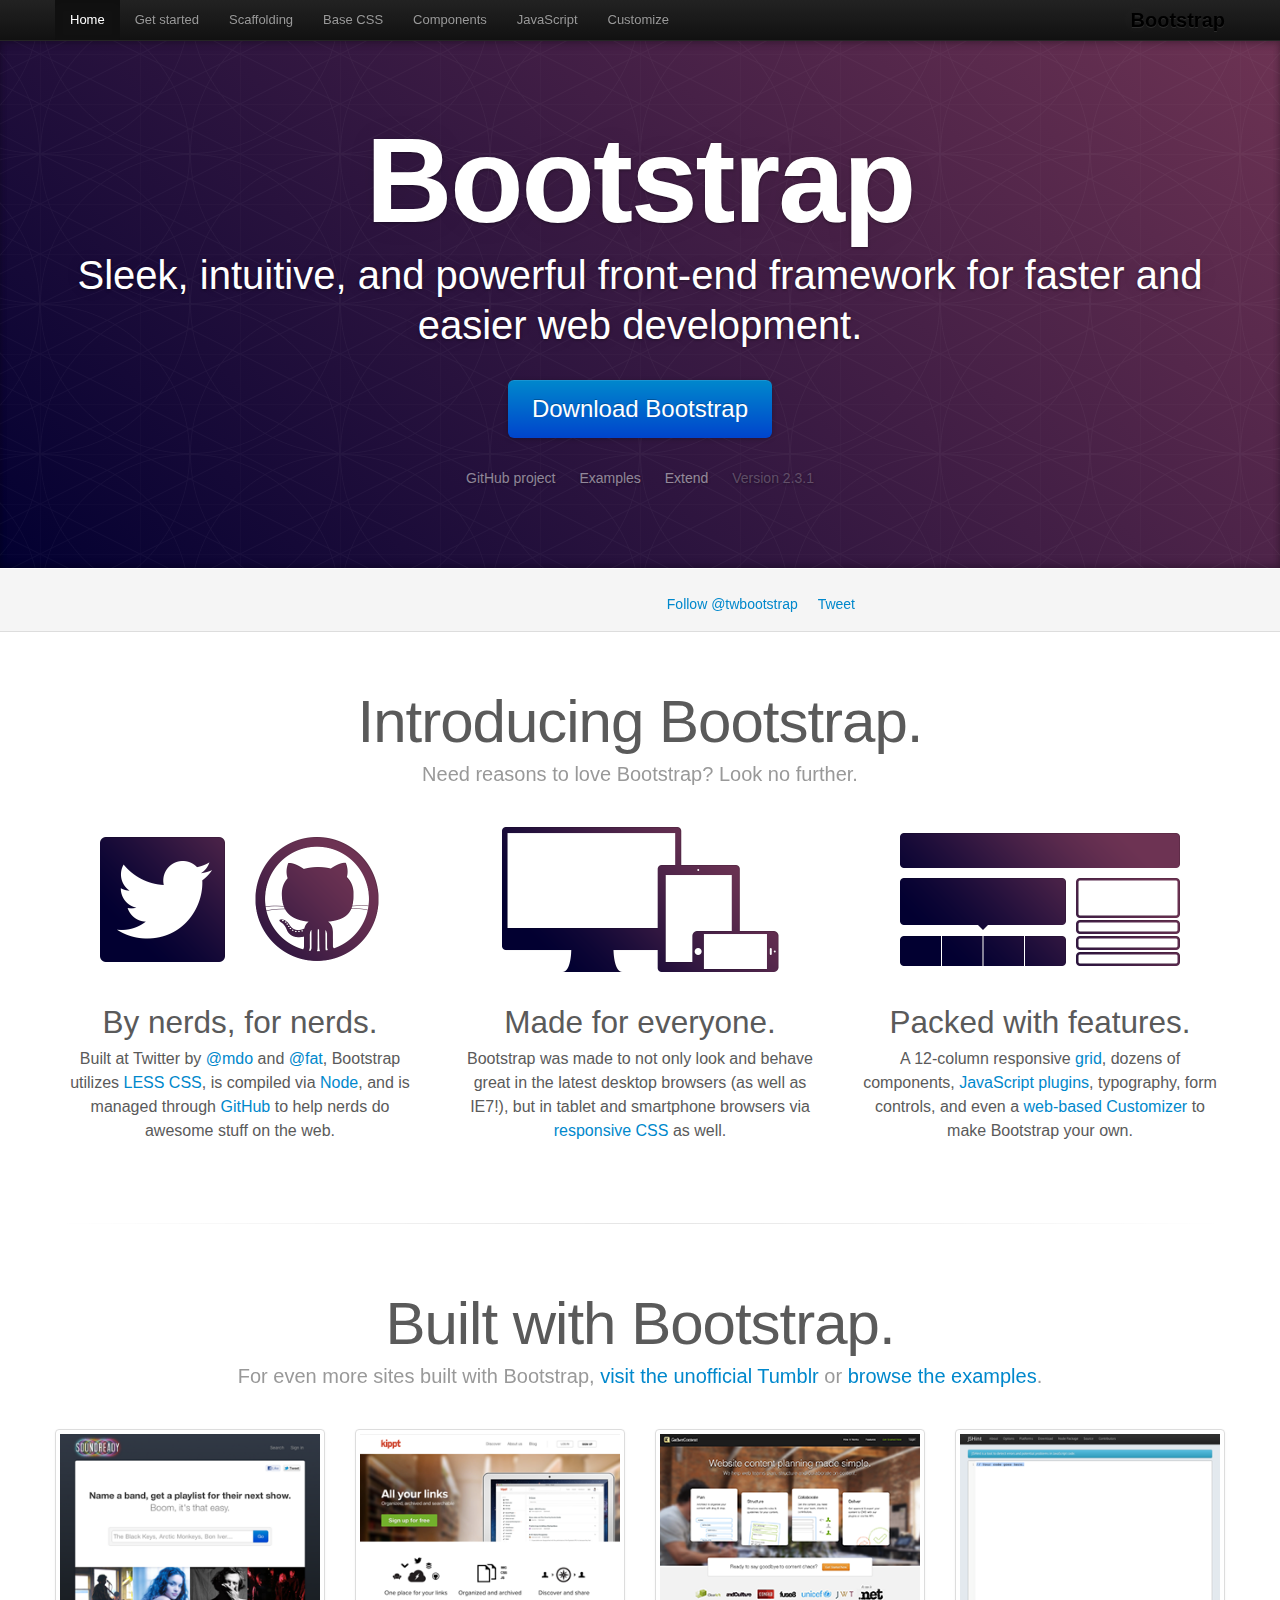
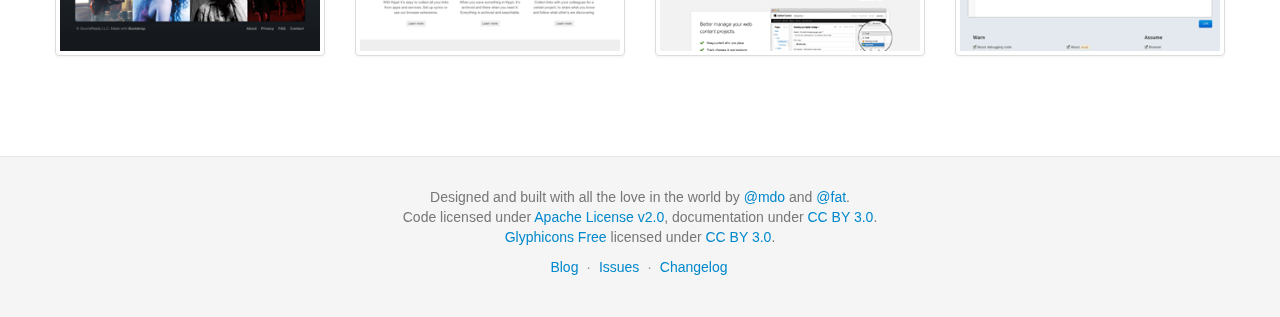
<file: isheng-web/isheng-web-admin/src/main/resources/static/bootstarp/2.3.1/docs/index.html>
<!DOCTYPE html>
<html lang="en">
  <head>
    <meta charset="utf-8">
    <title>Bootstrap</title>
    <meta name="viewport" content="width=device-width, initial-scale=1.0">
    <meta name="description" content="">
    <meta name="author" content="">

    <!-- Le styles -->
    <link href="assets/css/bootstrap.css" rel="stylesheet">
    <link href="assets/css/bootstrap-responsive.css" rel="stylesheet">
    <link href="assets/css/docs.css" rel="stylesheet">
    <link href="assets/js/google-code-prettify/prettify.css" rel="stylesheet">

    <!-- Le HTML5 shim, for IE6-8 support of HTML5 elements -->
    <!--[if lt IE 9]>
      <script src="assets/js/html5shiv.js"></script>
    <![endif]-->

    <!-- Le fav and touch icons -->
    <link rel="apple-touch-icon-precomposed" sizes="144x144" href="assets/ico/apple-touch-icon-144-precomposed.png">
    <link rel="apple-touch-icon-precomposed" sizes="114x114" href="assets/ico/apple-touch-icon-114-precomposed.png">
      <link rel="apple-touch-icon-precomposed" sizes="72x72" href="assets/ico/apple-touch-icon-72-precomposed.png">
                    <link rel="apple-touch-icon-precomposed" href="assets/ico/apple-touch-icon-57-precomposed.png">
                                   <link rel="shortcut icon" href="assets/ico/favicon.png">

  </head>

  <body data-spy="scroll" data-target=".bs-docs-sidebar">

    <!-- Navbar
    ================================================== -->
    <div class="navbar navbar-inverse navbar-fixed-top">
      <div class="navbar-inner">
        <div class="container">
          <button type="button" class="btn btn-navbar" data-toggle="collapse" data-target=".nav-collapse">
            <span class="icon-bar"></span>
            <span class="icon-bar"></span>
            <span class="icon-bar"></span>
          </button>
          <a class="brand" href="./index.html">Bootstrap</a>
          <div class="nav-collapse collapse">
            <ul class="nav">
              <li class="active">
                <a href="./index.html">Home</a>
              </li>
              <li class="">
                <a href="./getting-started.html">Get started</a>
              </li>
              <li class="">
                <a href="./scaffolding.html">Scaffolding</a>
              </li>
              <li class="">
                <a href="./base-css.html">Base CSS</a>
              </li>
              <li class="">
                <a href="./components.html">Components</a>
              </li>
              <li class="">
                <a href="./javascript.html">JavaScript</a>
              </li>
              <li class="">
                <a href="./customize.html">Customize</a>
              </li>
            </ul>
          </div>
        </div>
      </div>
    </div>

<div class="jumbotron masthead">
  <div class="container">
    <h1>Bootstrap</h1>
    <p>Sleek, intuitive, and powerful front-end framework for faster and easier web development.</p>
    <p>
      <a href="assets/bootstrap.zip" class="btn btn-primary btn-large" >Download Bootstrap</a>
    </p>
    <ul class="masthead-links">
      <li>
        <a href="http://github.com/twitter/bootstrap" >GitHub project</a>
      </li>
      <li>
        <a href="./getting-started.html#examples" >Examples</a>
      </li>
      <li>
        <a href="./extend.html" >Extend</a>
      </li>
      <li>
        Version 2.3.1
      </li>
    </ul>
  </div>
</div>

<div class="bs-docs-social">
  <div class="container">
    <ul class="bs-docs-social-buttons">
      <li>
        <iframe class="github-btn" src="http://ghbtns.com/github-btn.html?user=twitter&repo=bootstrap&type=watch&count=true" allowtransparency="true" frameborder="0" scrolling="0" width="100px" height="20px"></iframe>
      </li>
      <li>
        <iframe class="github-btn" src="http://ghbtns.com/github-btn.html?user=twitter&repo=bootstrap&type=fork&count=true" allowtransparency="true" frameborder="0" scrolling="0" width="102px" height="20px"></iframe>
      </li>
      <li class="follow-btn">
        <a href="https://twitter.com/twbootstrap" class="twitter-follow-button" data-link-color="#0069D6" data-show-count="true">Follow @twbootstrap</a>
      </li>
      <li class="tweet-btn">
        <a href="https://twitter.com/share" class="twitter-share-button" data-url="http://twitter.github.com/bootstrap/" data-count="horizontal" data-via="twbootstrap" data-related="mdo:Creator of Twitter Bootstrap">Tweet</a>
      </li>
    </ul>
  </div>
</div>

<div class="container">

  <div class="marketing">

    <h1>Introducing Bootstrap.</h1>
    <p class="marketing-byline">Need reasons to love Bootstrap? Look no further.</p>

    <div class="row-fluid">
      <div class="span4">
        <img class="marketing-img" src="assets/img/bs-docs-twitter-github.png">
        <h2>By nerds, for nerds.</h2>
        <p>Built at Twitter by <a href="http://twitter.com/mdo">@mdo</a> and <a href="http://twitter.com/fat">@fat</a>, Bootstrap utilizes <a href="http://lesscss.org">LESS CSS</a>, is compiled via <a href="http://nodejs.org">Node</a>, and is managed through <a href="http://github.com">GitHub</a> to help nerds do awesome stuff on the web.</p>
      </div>
      <div class="span4">
        <img class="marketing-img" src="assets/img/bs-docs-responsive-illustrations.png">
        <h2>Made for everyone.</h2>
        <p>Bootstrap was made to not only look and behave great in the latest desktop browsers (as well as IE7!), but in tablet and smartphone browsers via <a href="./scaffolding.html#responsive">responsive CSS</a> as well.</p>
      </div>
      <div class="span4">
        <img class="marketing-img" src="assets/img/bs-docs-bootstrap-features.png">
        <h2>Packed with features.</h2>
        <p>A 12-column responsive <a href="./scaffolding.html#gridSystem">grid</a>, dozens of components, <a href="./javascript.html">JavaScript plugins</a>, typography, form controls, and even a <a href="./customize.html">web-based Customizer</a> to make Bootstrap your own.</p>
      </div>
    </div>

    <hr class="soften">

    <h1>Built with Bootstrap.</h1>
    <p class="marketing-byline">For even more sites built with Bootstrap, <a href="http://builtwithbootstrap.tumblr.com/" target="_blank">visit the unofficial Tumblr</a> or <a href="./getting-started.html#examples">browse the examples</a>.</p>
    <div class="row-fluid">
      <ul class="thumbnails example-sites">
        <li class="span3">
          <a class="thumbnail" href="http://soundready.fm/" target="_blank">
            <img src="assets/img/example-sites/soundready.png" alt="SoundReady.fm">
          </a>
        </li>
        <li class="span3">
          <a class="thumbnail" href="http://kippt.com/" target="_blank">
            <img src="assets/img/example-sites/kippt.png" alt="Kippt">
          </a>
        </li>
        <li class="span3">
          <a class="thumbnail" href="http://www.gathercontent.com/" target="_blank">
            <img src="assets/img/example-sites/gathercontent.png" alt="Gather Content">
          </a>
        </li>
        <li class="span3">
          <a class="thumbnail" href="http://www.jshint.com/" target="_blank">
            <img src="assets/img/example-sites/jshint.png" alt="JS Hint">
          </a>
        </li>
      </ul>
     </div>

  </div>

</div>



    <!-- Footer
    ================================================== -->
    <footer class="footer">
      <div class="container">
        <p>Designed and built with all the love in the world by <a href="http://twitter.com/mdo" target="_blank">@mdo</a> and <a href="http://twitter.com/fat" target="_blank">@fat</a>.</p>
        <p>Code licensed under <a href="http://www.apache.org/licenses/LICENSE-2.0" target="_blank">Apache License v2.0</a>, documentation under <a href="http://creativecommons.org/licenses/by/3.0/">CC BY 3.0</a>.</p>
        <p><a href="http://glyphicons.com">Glyphicons Free</a> licensed under <a href="http://creativecommons.org/licenses/by/3.0/">CC BY 3.0</a>.</p>
        <ul class="footer-links">
          <li><a href="http://blog.getbootstrap.com">Blog</a></li>
          <li class="muted">&middot;</li>
          <li><a href="https://github.com/twitter/bootstrap/issues?state=open">Issues</a></li>
          <li class="muted">&middot;</li>
          <li><a href="https://github.com/twitter/bootstrap/blob/master/CHANGELOG.md">Changelog</a></li>
        </ul>
      </div>
    </footer>



    <!-- Le javascript
    ================================================== -->
    <!-- Placed at the end of the document so the pages load faster -->
    <script type="text/javascript" src="http://platform.twitter.com/widgets.js"></script>
    <script src="assets/js/jquery.js"></script>
    <script src="assets/js/bootstrap-transition.js"></script>
    <script src="assets/js/bootstrap-alert.js"></script>
    <script src="assets/js/bootstrap-modal.js"></script>
    <script src="assets/js/bootstrap-dropdown.js"></script>
    <script src="assets/js/bootstrap-scrollspy.js"></script>
    <script src="assets/js/bootstrap-tab.js"></script>
    <script src="assets/js/bootstrap-tooltip.js"></script>
    <script src="assets/js/bootstrap-popover.js"></script>
    <script src="assets/js/bootstrap-button.js"></script>
    <script src="assets/js/bootstrap-collapse.js"></script>
    <script src="assets/js/bootstrap-carousel.js"></script>
    <script src="assets/js/bootstrap-typeahead.js"></script>
    <script src="assets/js/bootstrap-affix.js"></script>

    <script src="assets/js/holder/holder.js"></script>
    <script src="assets/js/google-code-prettify/prettify.js"></script>

    <script src="assets/js/application.js"></script>



  </body>
</html>
</file>
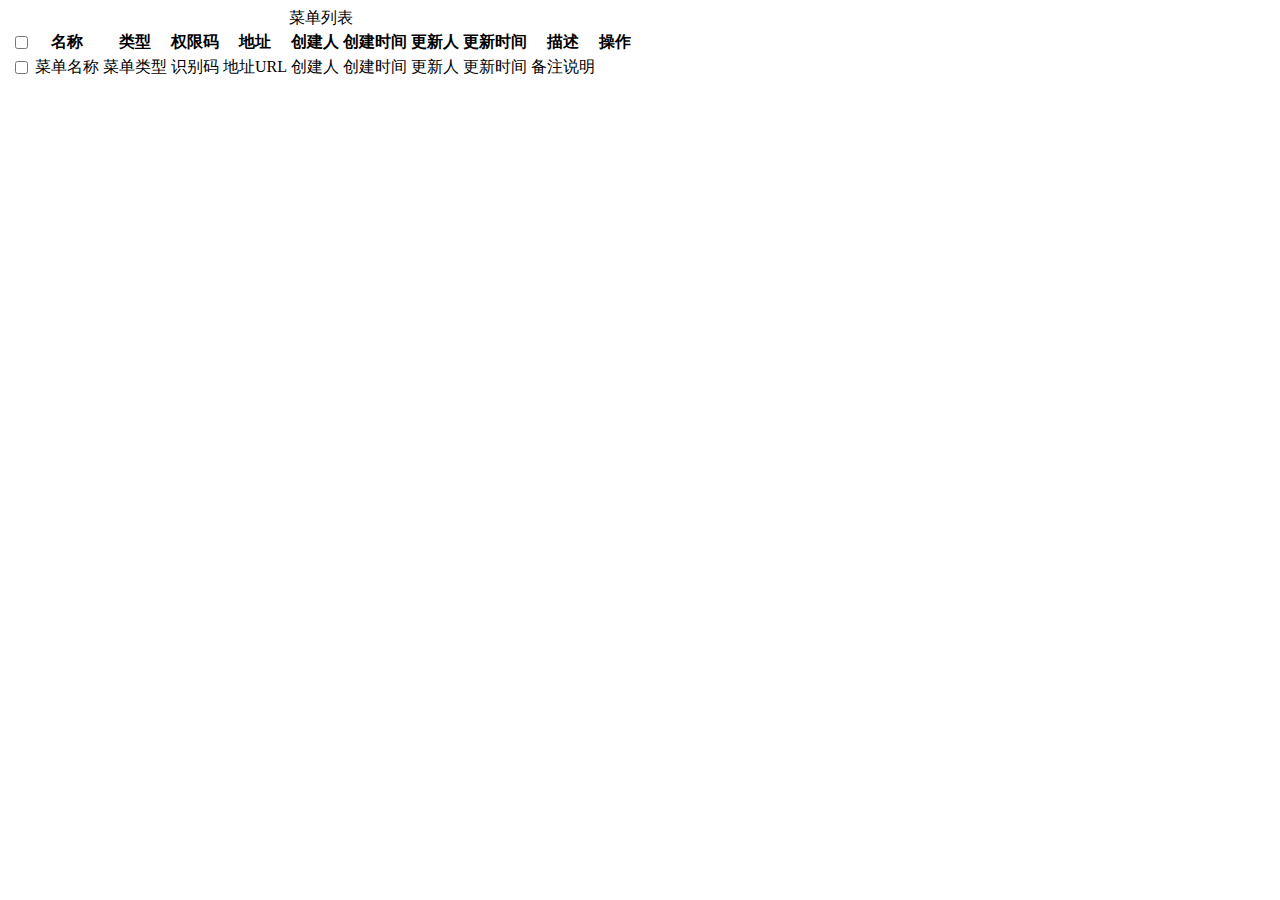
<file: isheng-web/isheng-web-admin/src/main/resources/templates/sys/menu/menuList.html>
<!DOCTYPE html>
<html lang="en" xmlns="http://www.w3.org/1999/xhtml" xmlns:th="http://www.thymeleaf.org">
<table class="table table-bordered table-hover table-striped">
	<caption>菜单列表</caption>
	<thead>
		<tr>
			<th><input type="checkbox"></th>
			<th>名称</th>
			<th>类型</th>
			<th>权限码</th>
			<th>地址</th>
			<th>创建人</th>
			<th>创建时间</th>
			<th>更新人</th>
			<th>更新时间</th>
			<th>描述</th>
			<th>操作</th>
		</tr>
	</thead>
	<tbody th:if="${null != result && null != result.data}">
		<tr th:each="menu, stat : ${result.data}">
			<td><input type="checkbox"></td>
			<td th:text="${menu.name}">菜单名称</td>
			<td th:text="${menu.menuTypeText}">菜单类型</td>
			<td th:text="${menu.code}">识别码</td>
			<td th:text="${menu.url}">地址URL</td>
			<td th:text="${menu.createUser}">创建人</td>
			<td th:text="${#dates.format(menu.createTime, 'yyyy-MM-dd HH:mm:ss')}">创建时间</td>
			<td th:text="${menu.updateUser}">更新人</td>
			<td th:text="${#dates.format(menu.updateTime, 'yyyy-MM-dd HH:mm:ss')}">更新时间</td>
			<td th:text="${menu.remark}">备注说明</td>
			<td>
				<a href="#" title="详情" style="margin-left: 10px;"><span class="glyphicon glyphicon-list-alt"></span></a> 
				<a href="#" title="修改" style="margin-left: 10px;"><span class="glyphicon glyphicon-edit"></span></a> 
				<a href="#" title="删除" style="margin-left: 10px;"><span class="glyphicon glyphicon-remove"></span></a>
			</td>
		</tr>
	</tbody>
</table>
</html>
</file>
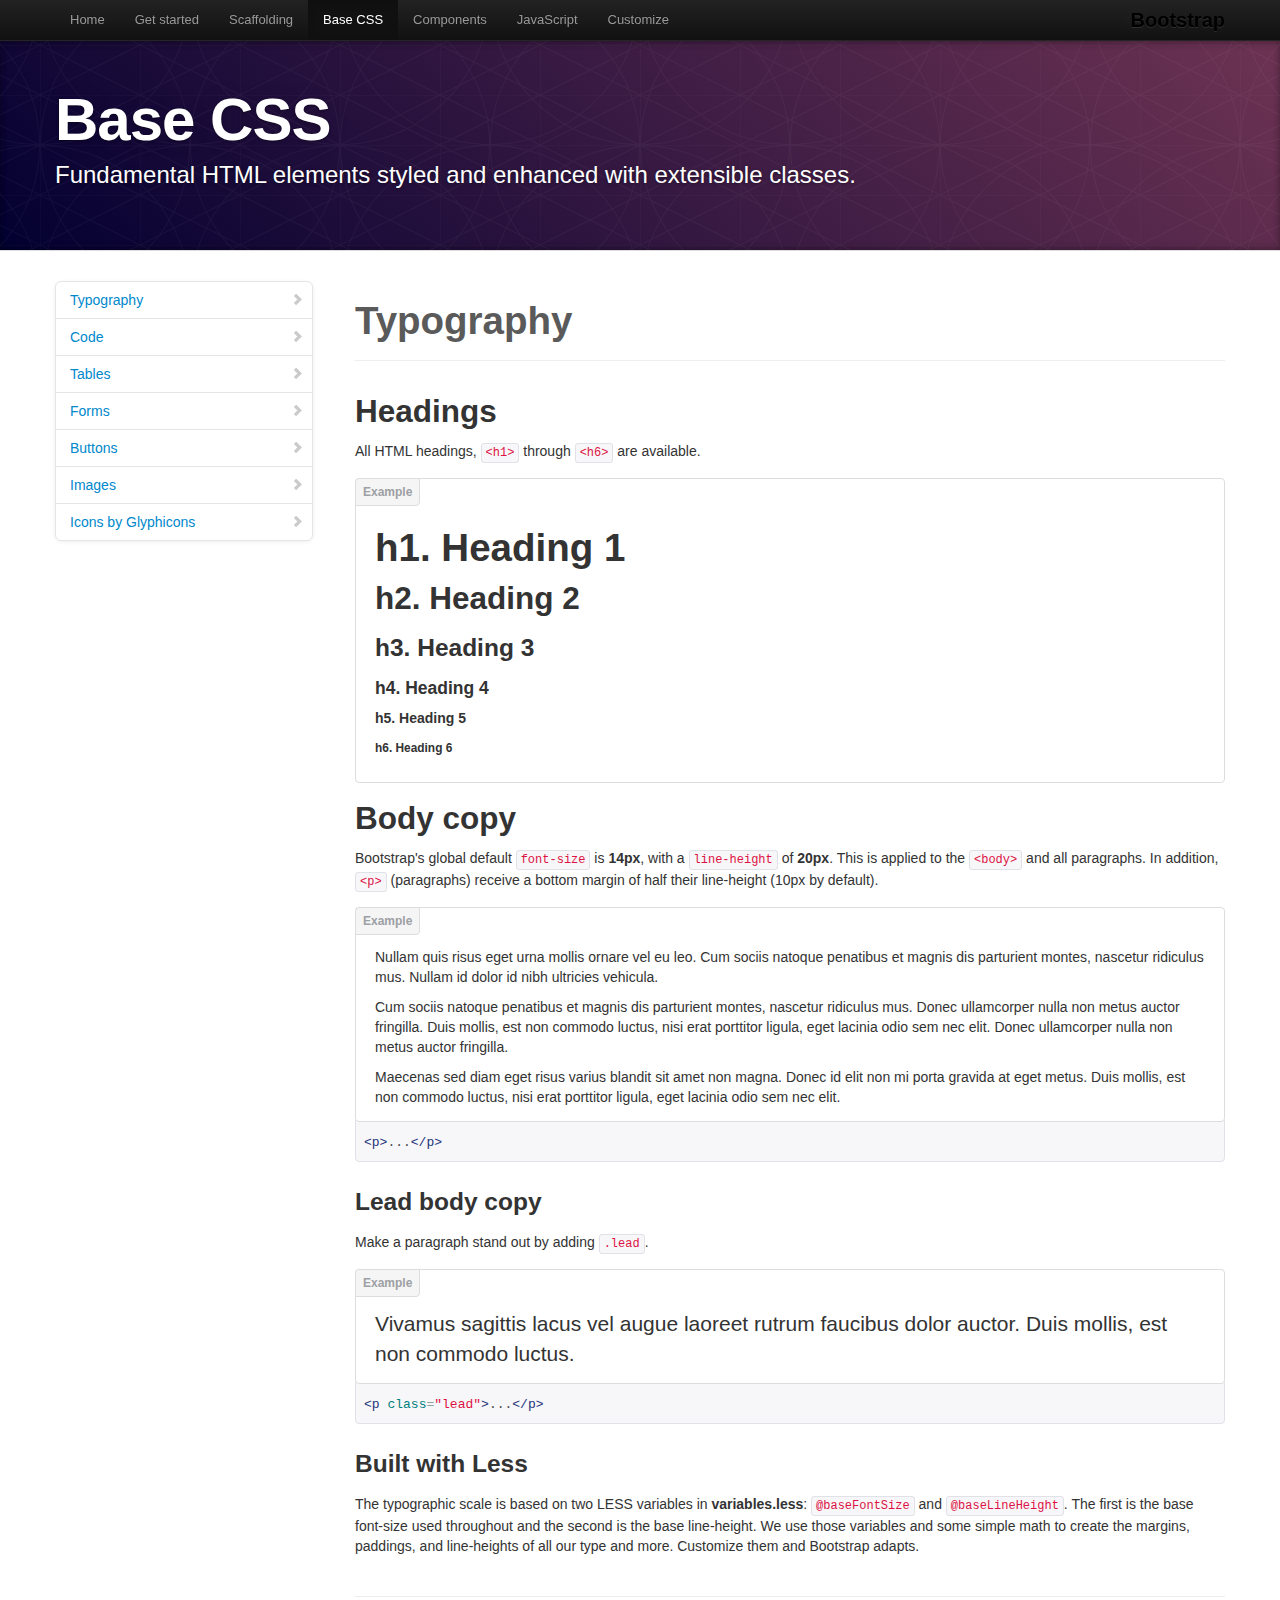
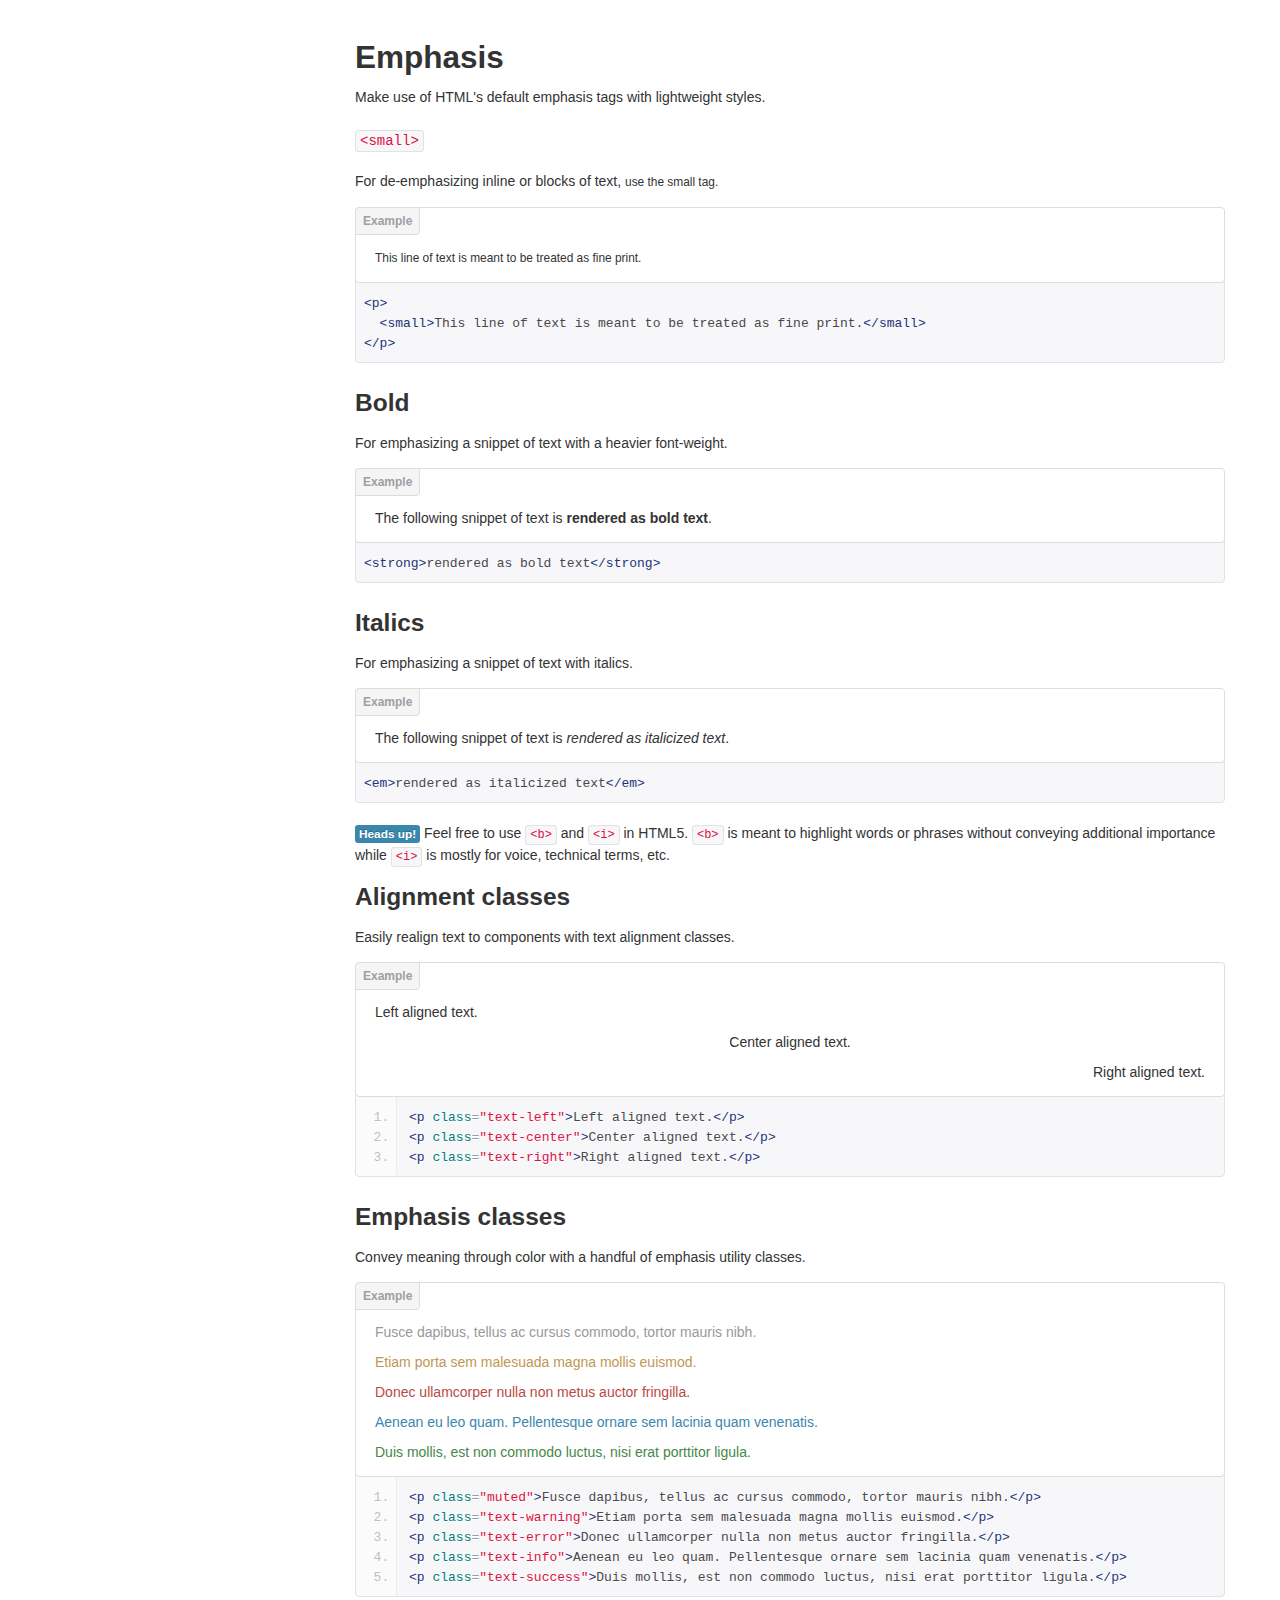
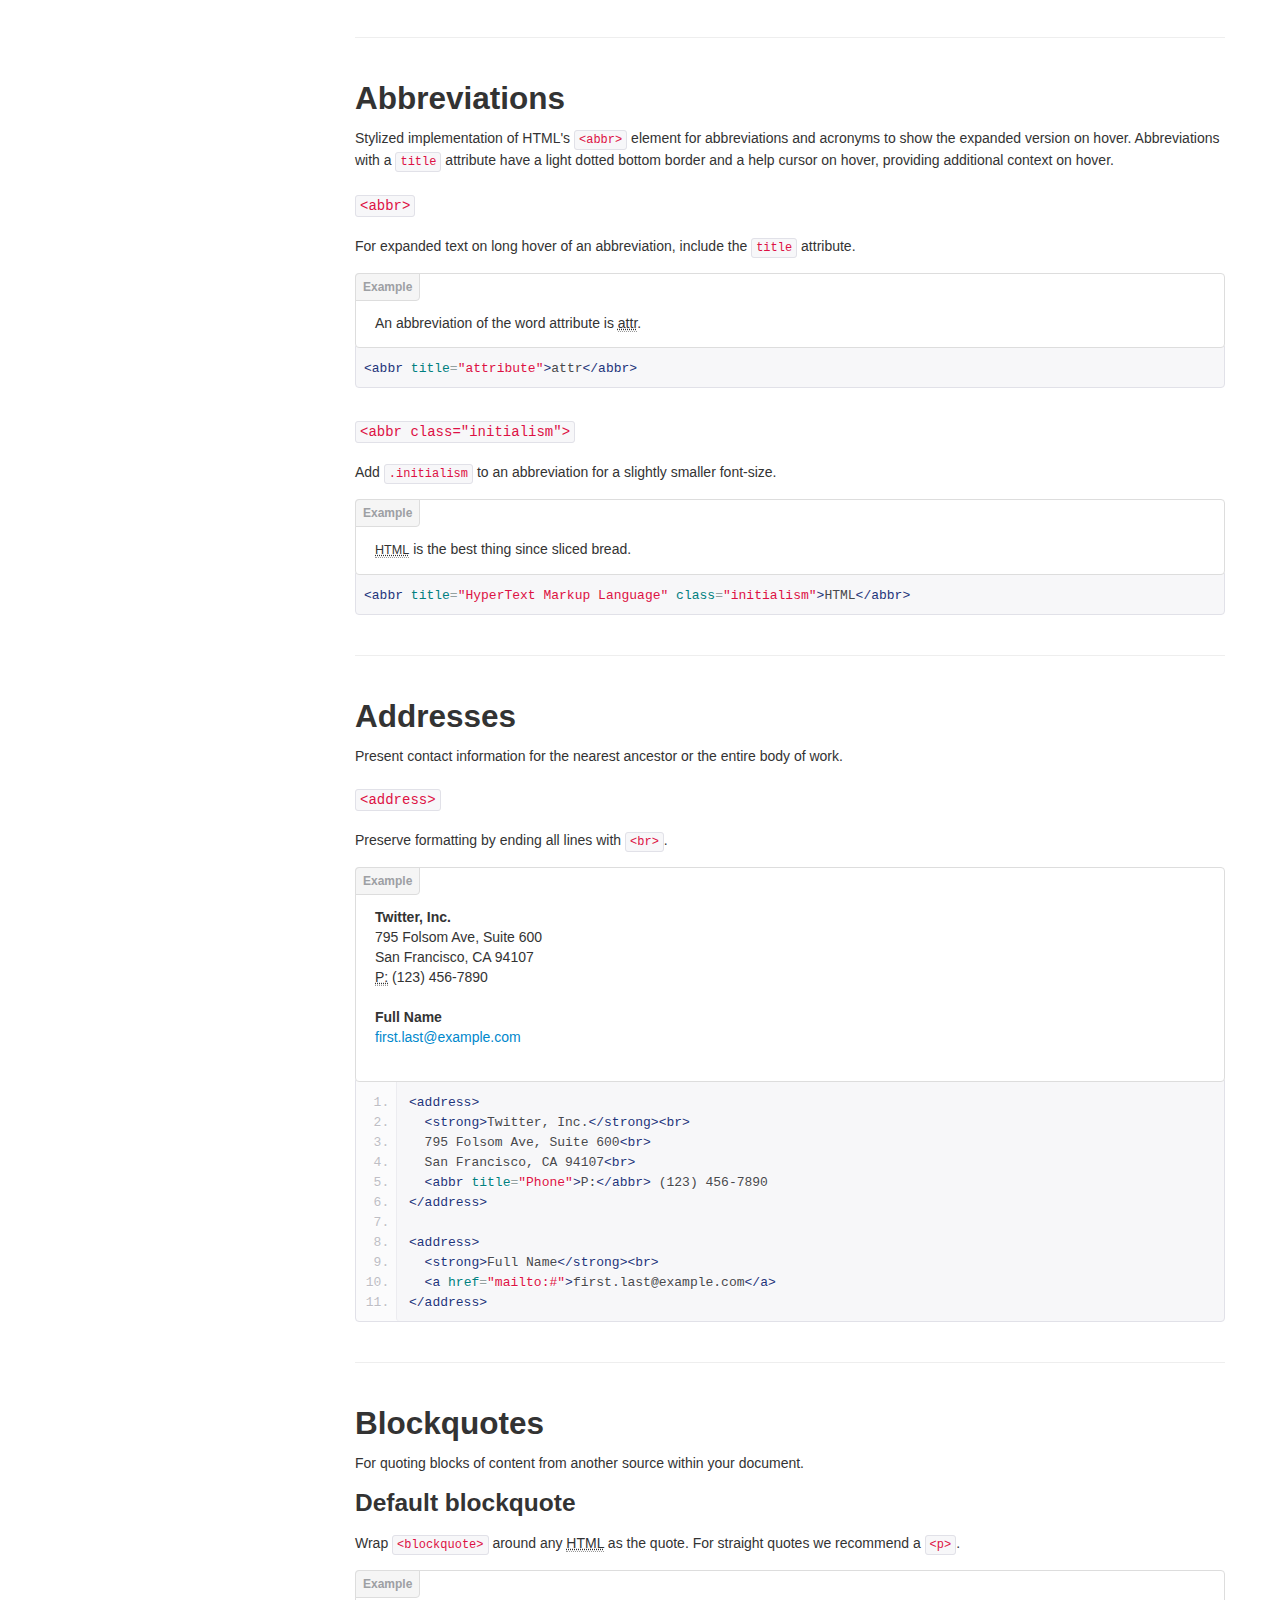
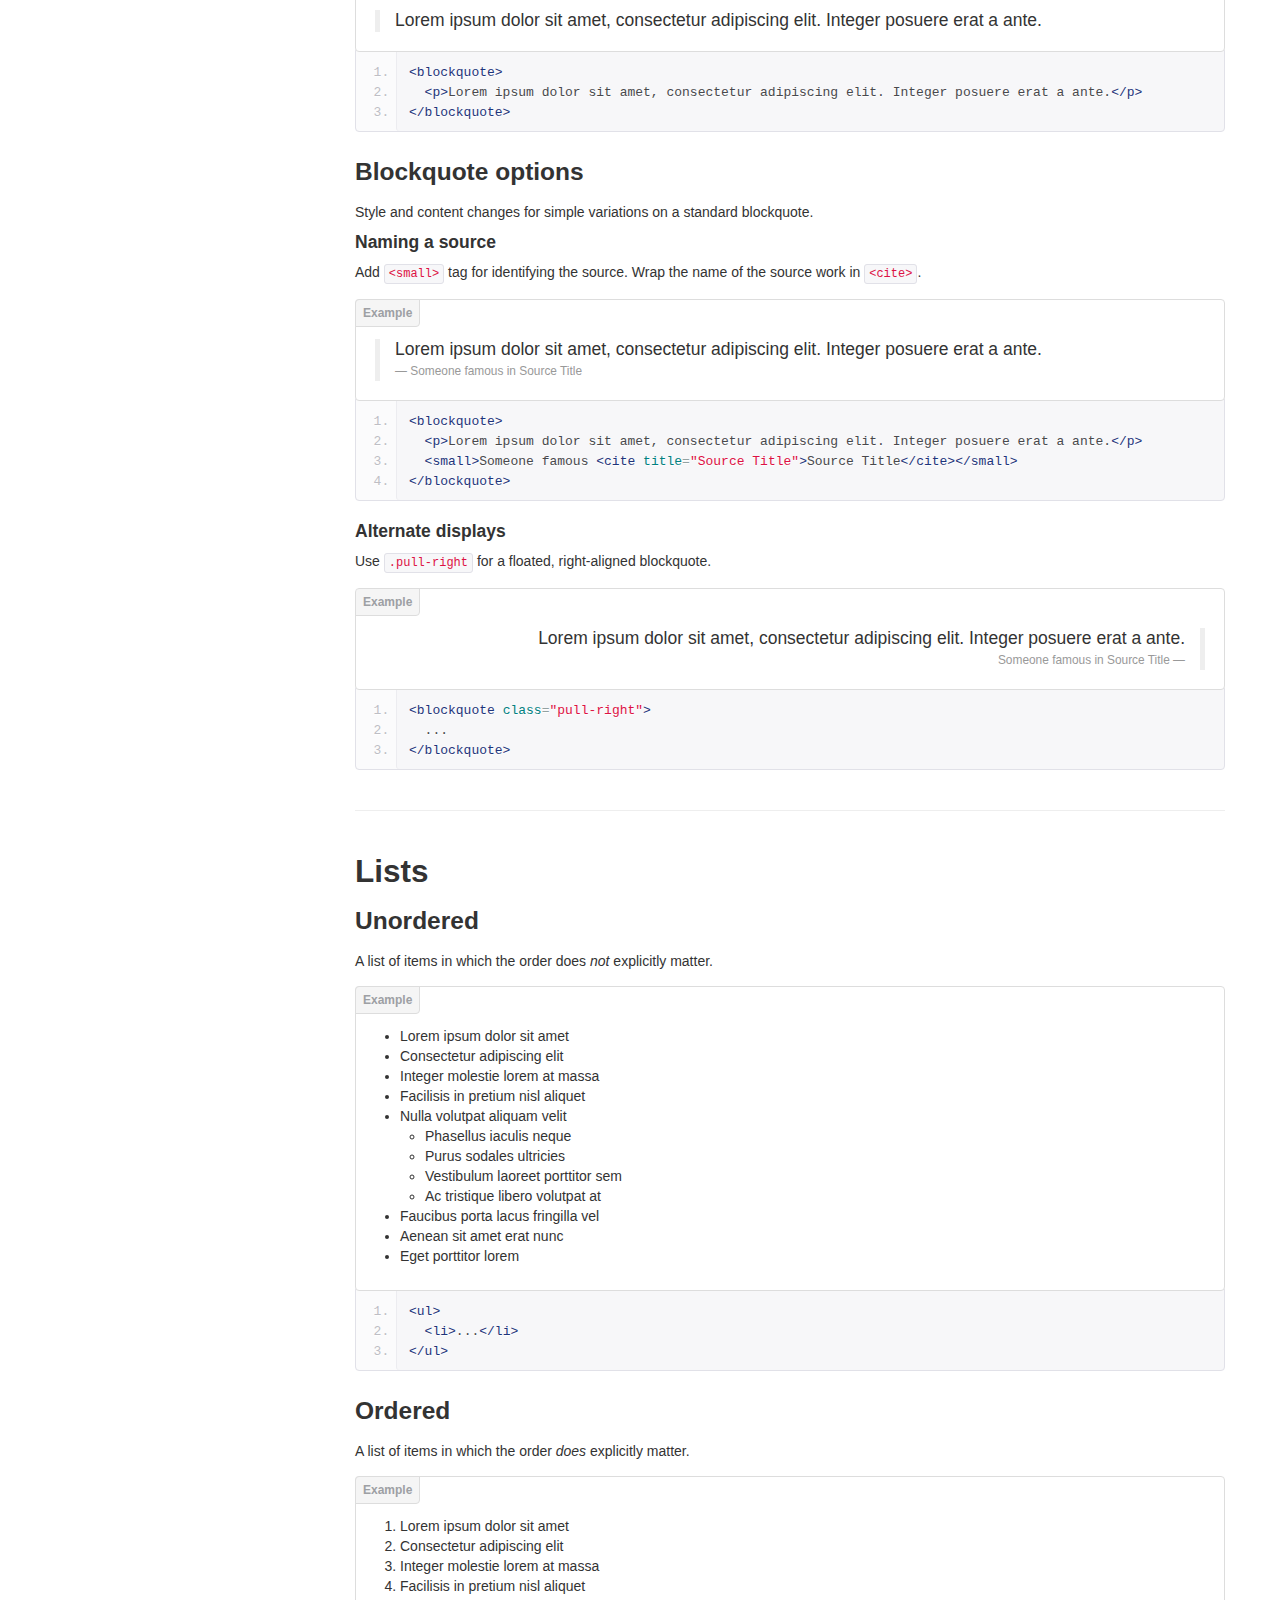
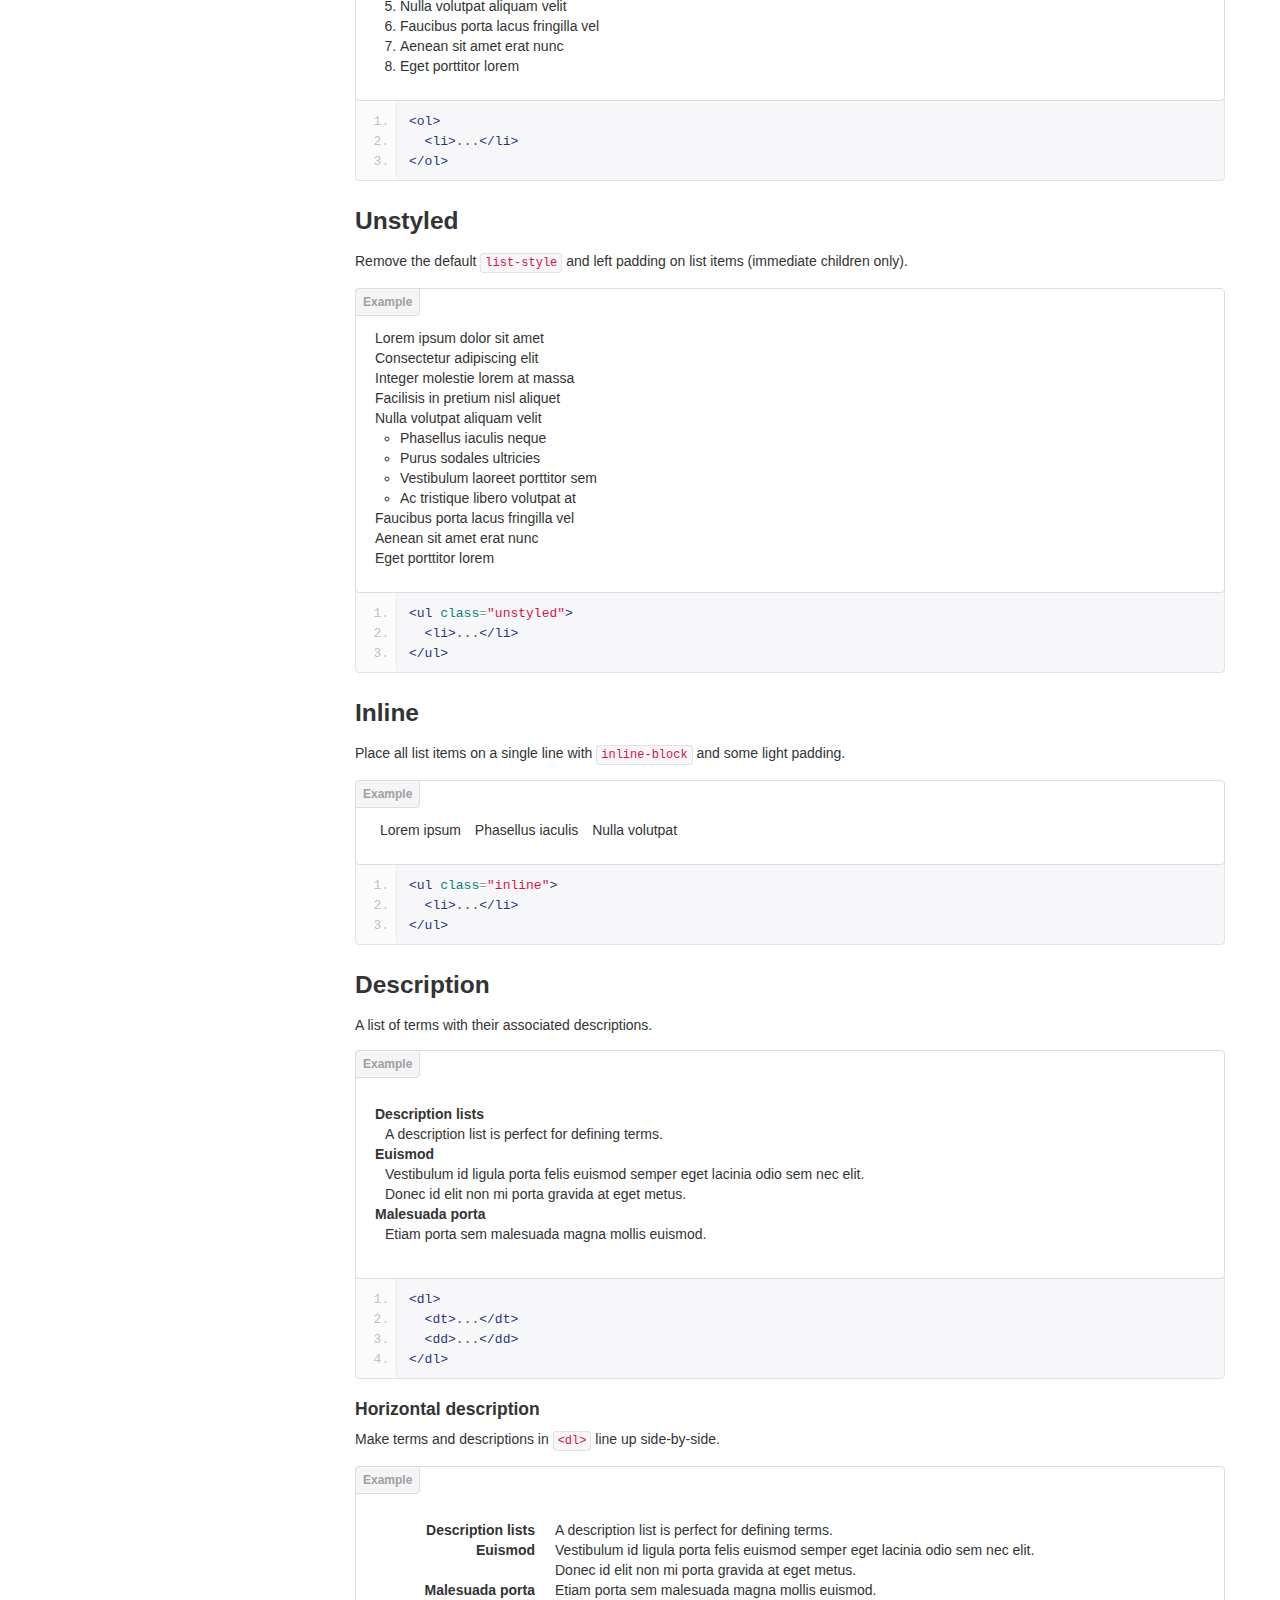
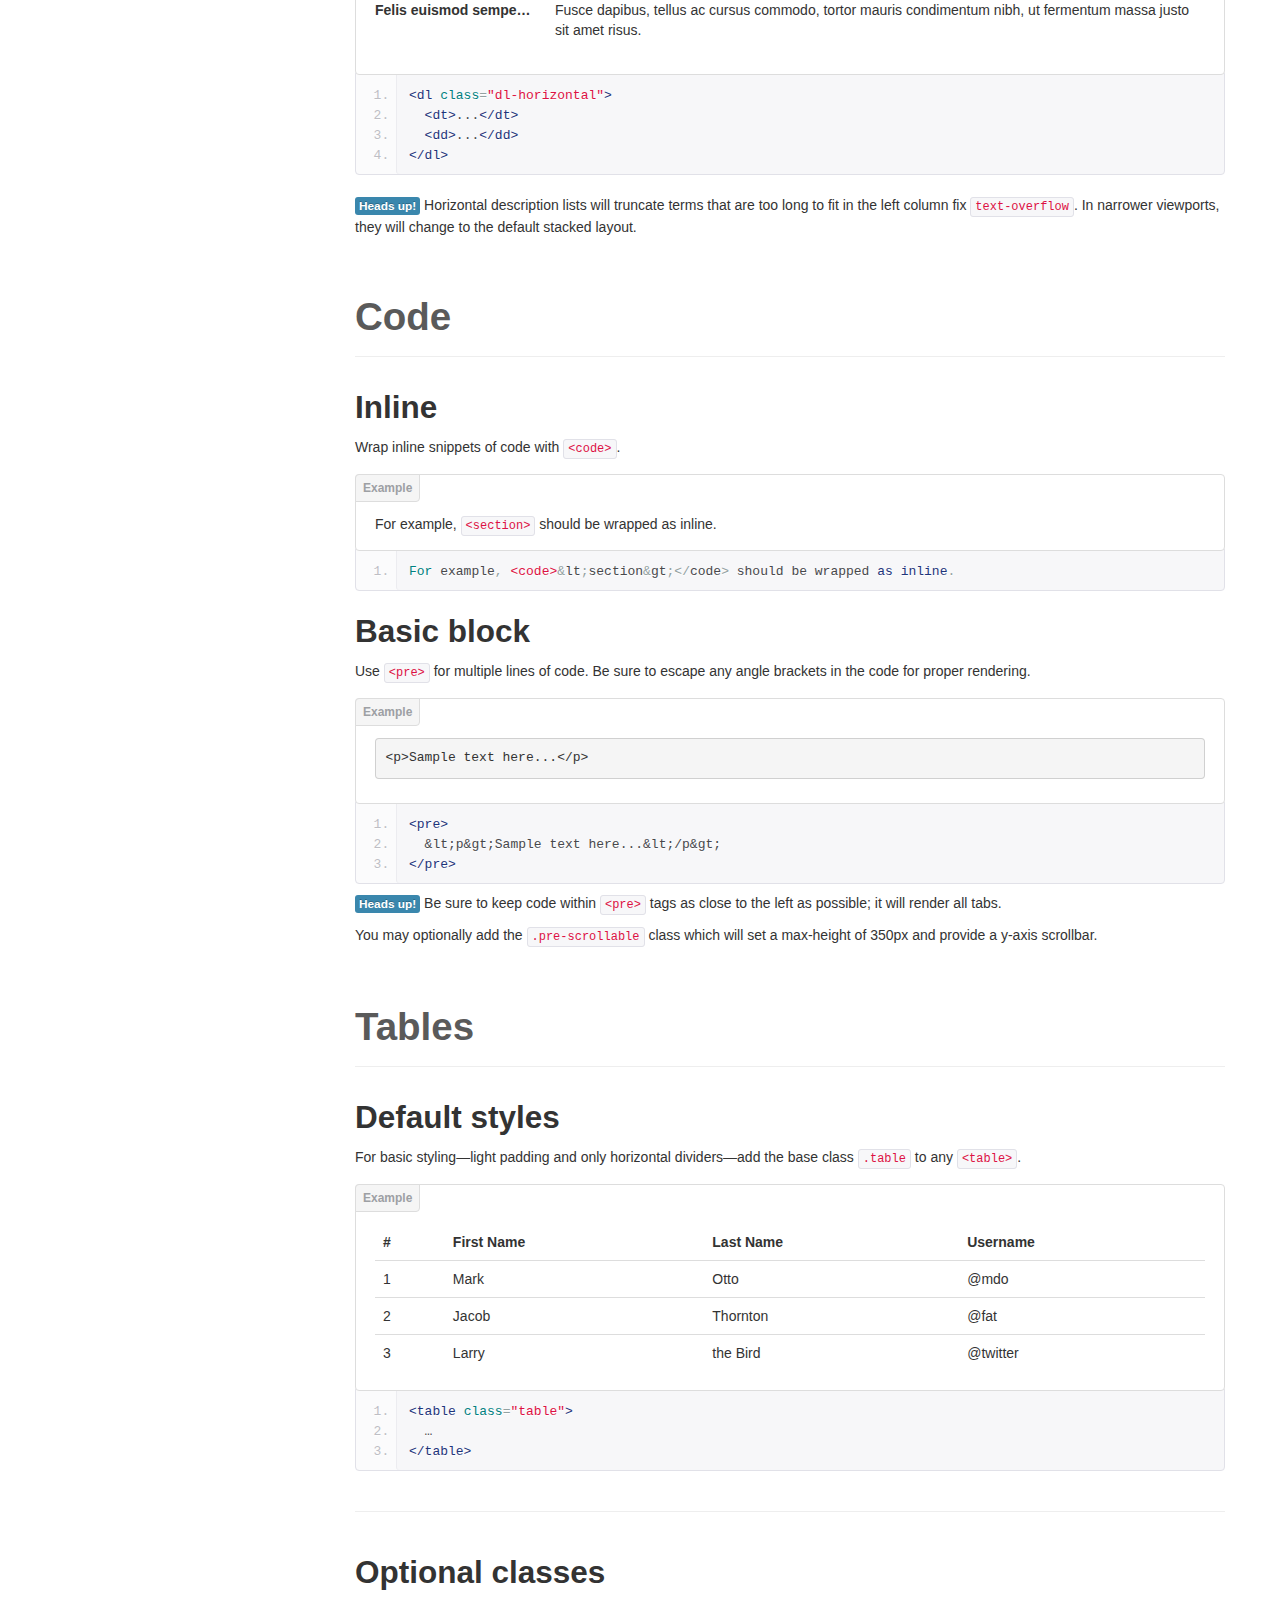
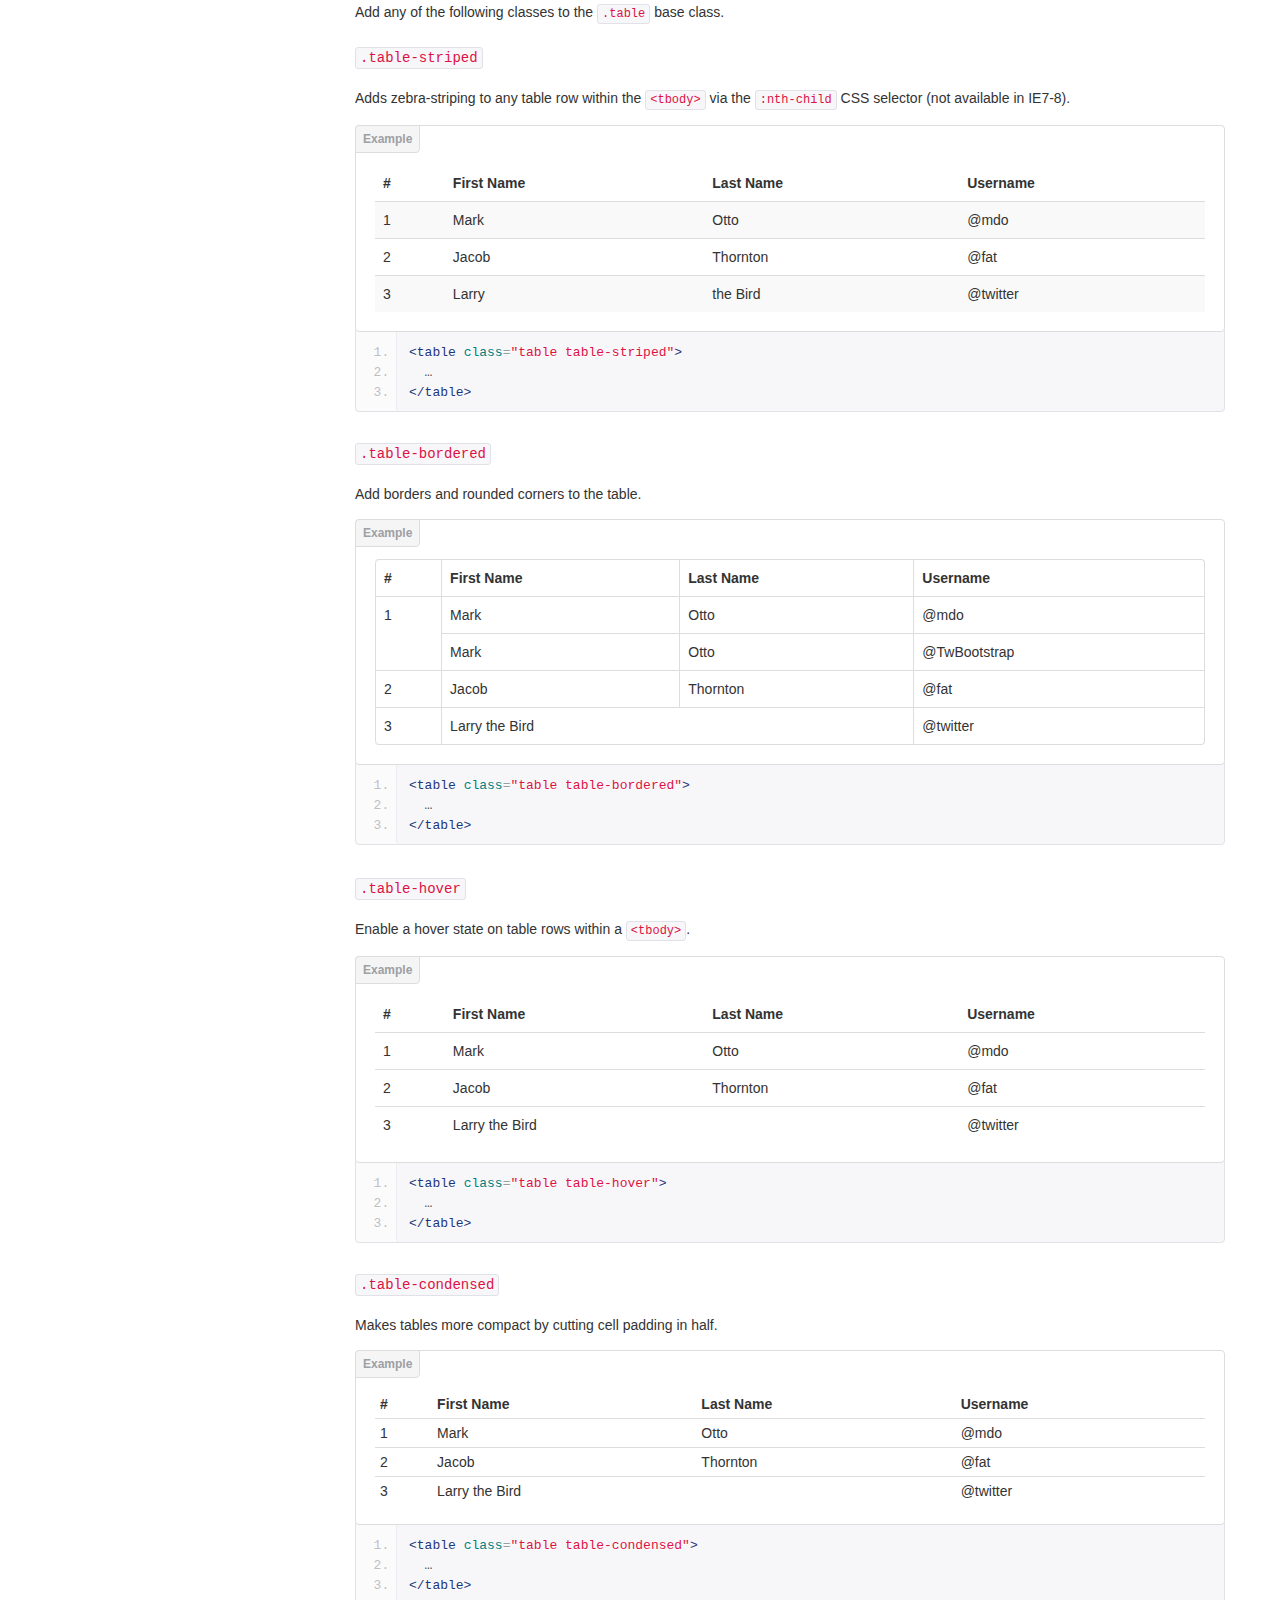
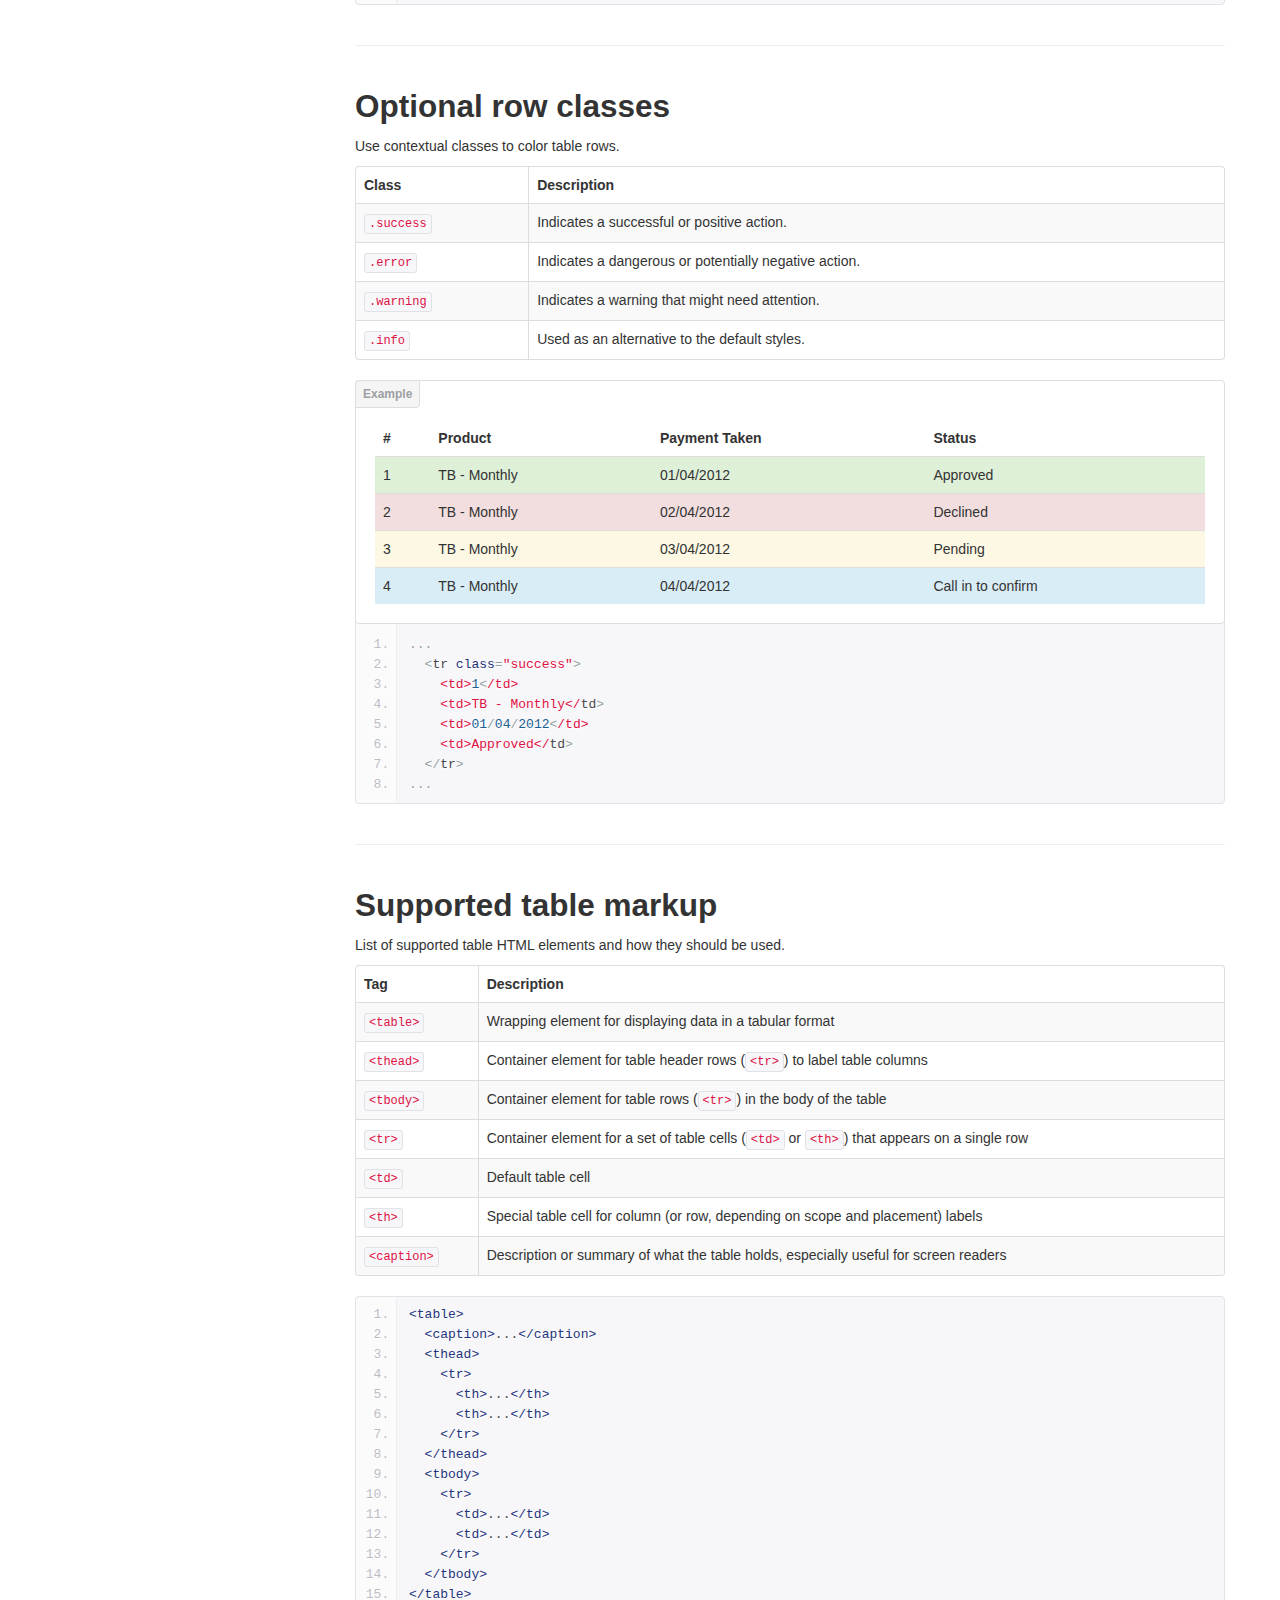
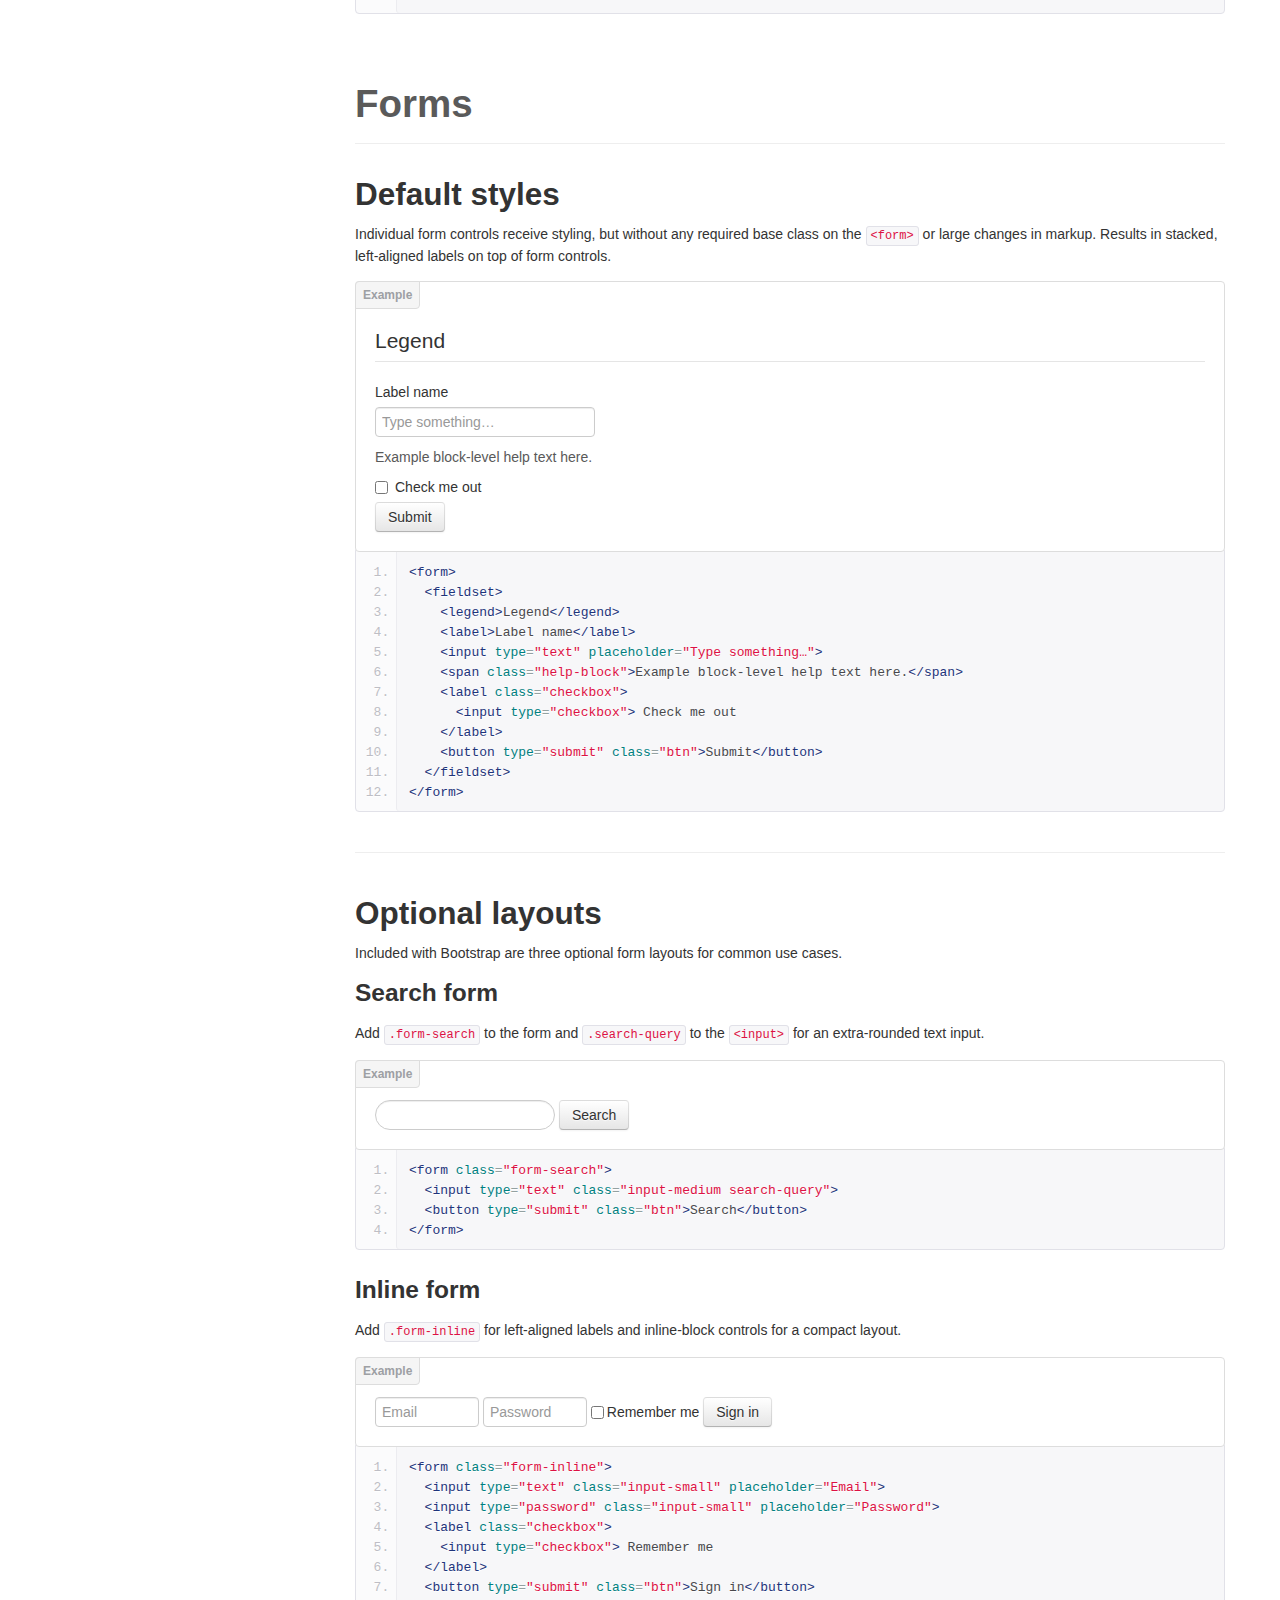
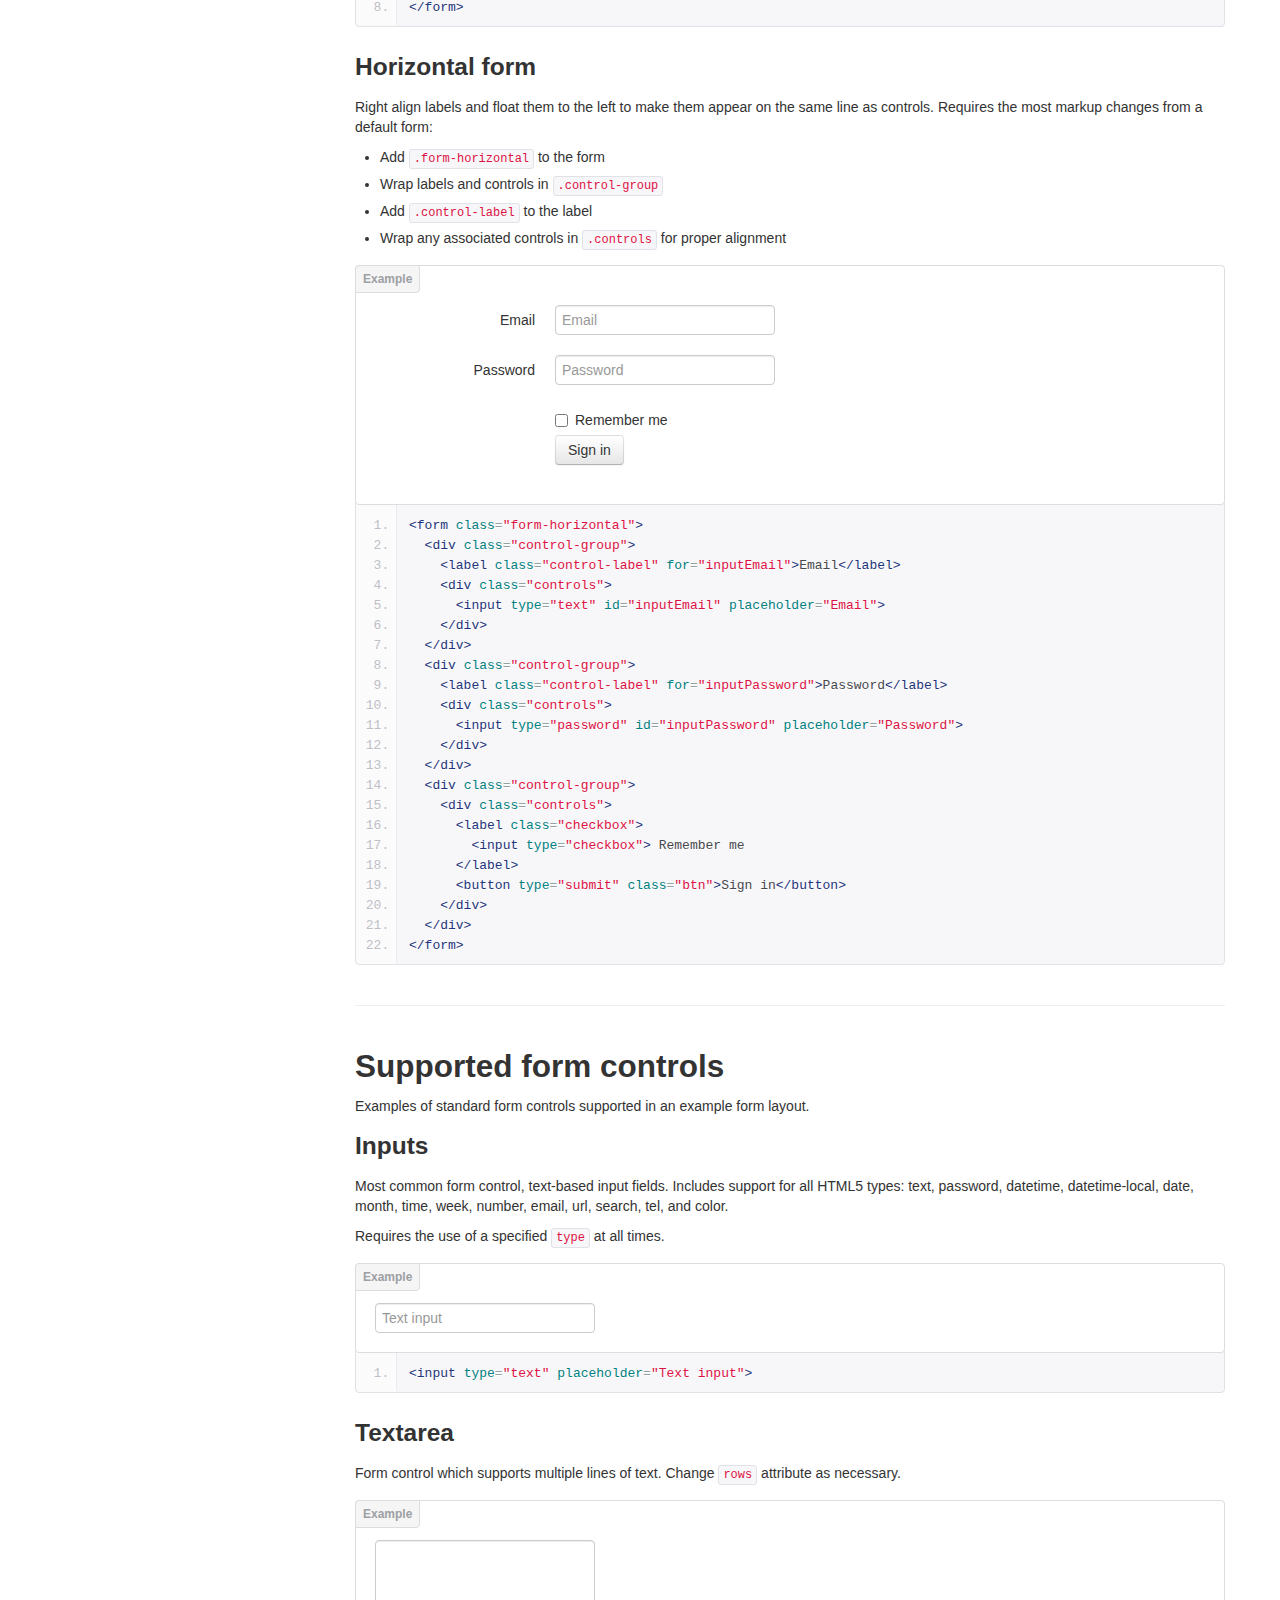
<file: isheng-web/isheng-web-admin/src/main/resources/static/bootstarp/2.3.1/docs/base-css.html>
<!DOCTYPE html>
<html lang="en">
  <head>
    <meta charset="utf-8">
    <title>Base · Bootstrap</title>
    <meta name="viewport" content="width=device-width, initial-scale=1.0">
    <meta name="description" content="">
    <meta name="author" content="">

    <!-- Le styles -->
    <link href="assets/css/bootstrap.css" rel="stylesheet">
    <link href="assets/css/bootstrap-responsive.css" rel="stylesheet">
    <link href="assets/css/docs.css" rel="stylesheet">
    <link href="assets/js/google-code-prettify/prettify.css" rel="stylesheet">

    <!-- Le HTML5 shim, for IE6-8 support of HTML5 elements -->
    <!--[if lt IE 9]>
      <script src="assets/js/html5shiv.js"></script>
    <![endif]-->

    <!-- Le fav and touch icons -->
    <link rel="apple-touch-icon-precomposed" sizes="144x144" href="assets/ico/apple-touch-icon-144-precomposed.png">
    <link rel="apple-touch-icon-precomposed" sizes="114x114" href="assets/ico/apple-touch-icon-114-precomposed.png">
      <link rel="apple-touch-icon-precomposed" sizes="72x72" href="assets/ico/apple-touch-icon-72-precomposed.png">
                    <link rel="apple-touch-icon-precomposed" href="assets/ico/apple-touch-icon-57-precomposed.png">
                                   <link rel="shortcut icon" href="assets/ico/favicon.png">

  </head>

  <body data-spy="scroll" data-target=".bs-docs-sidebar">

    <!-- Navbar
    ================================================== -->
    <div class="navbar navbar-inverse navbar-fixed-top">
      <div class="navbar-inner">
        <div class="container">
          <button type="button" class="btn btn-navbar" data-toggle="collapse" data-target=".nav-collapse">
            <span class="icon-bar"></span>
            <span class="icon-bar"></span>
            <span class="icon-bar"></span>
          </button>
          <a class="brand" href="./index.html">Bootstrap</a>
          <div class="nav-collapse collapse">
            <ul class="nav">
              <li class="">
                <a href="./index.html">Home</a>
              </li>
              <li class="">
                <a href="./getting-started.html">Get started</a>
              </li>
              <li class="">
                <a href="./scaffolding.html">Scaffolding</a>
              </li>
              <li class="active">
                <a href="./base-css.html">Base CSS</a>
              </li>
              <li class="">
                <a href="./components.html">Components</a>
              </li>
              <li class="">
                <a href="./javascript.html">JavaScript</a>
              </li>
              <li class="">
                <a href="./customize.html">Customize</a>
              </li>
            </ul>
          </div>
        </div>
      </div>
    </div>

<!-- Subhead
================================================== -->
<header class="jumbotron subhead" id="overview">
  <div class="container">
    <h1>Base CSS</h1>
    <p class="lead">Fundamental HTML elements styled and enhanced with extensible classes.</p>
  </div>
</header>


  <div class="container">

    <!-- Docs nav
    ================================================== -->
    <div class="row">
      <div class="span3 bs-docs-sidebar">
        <ul class="nav nav-list bs-docs-sidenav">
          <li><a href="#typography"><i class="icon-chevron-right"></i> Typography</a></li>
          <li><a href="#code"><i class="icon-chevron-right"></i> Code</a></li>
          <li><a href="#tables"><i class="icon-chevron-right"></i> Tables</a></li>
          <li><a href="#forms"><i class="icon-chevron-right"></i> Forms</a></li>
          <li><a href="#buttons"><i class="icon-chevron-right"></i> Buttons</a></li>
          <li><a href="#images"><i class="icon-chevron-right"></i> Images</a></li>
          <li><a href="#icons"><i class="icon-chevron-right"></i> Icons by Glyphicons</a></li>
        </ul>
      </div>
      <div class="span9">



        <!-- Typography
        ================================================== -->
        <section id="typography">
          <div class="page-header">
            <h1>Typography</h1>
          </div>

          <h2 id="headings">Headings</h2>
          <p>All HTML headings, <code>&lt;h1&gt;</code> through <code>&lt;h6&gt;</code> are available.</p>
          <div class="bs-docs-example">
            <h1>h1. Heading 1</h1>
            <h2>h2. Heading 2</h2>
            <h3>h3. Heading 3</h3>
            <h4>h4. Heading 4</h4>
            <h5>h5. Heading 5</h5>
            <h6>h6. Heading 6</h6>
          </div>

          <h2 id="body-copy">Body copy</h2>
          <p>Bootstrap's global default <code>font-size</code> is <strong>14px</strong>, with a <code>line-height</code> of <strong>20px</strong>. This is applied to the <code>&lt;body&gt;</code> and all paragraphs. In addition, <code>&lt;p&gt;</code> (paragraphs) receive a bottom margin of half their line-height (10px by default).</p>
          <div class="bs-docs-example">
            <p>Nullam quis risus eget urna mollis ornare vel eu leo. Cum sociis natoque penatibus et magnis dis parturient montes, nascetur ridiculus mus. Nullam id dolor id nibh ultricies vehicula.</p>
            <p>Cum sociis natoque penatibus et magnis dis parturient montes, nascetur ridiculus mus. Donec ullamcorper nulla non metus auctor fringilla. Duis mollis, est non commodo luctus, nisi erat porttitor ligula, eget lacinia odio sem nec elit. Donec ullamcorper nulla non metus auctor fringilla.</p>
            <p>Maecenas sed diam eget risus varius blandit sit amet non magna. Donec id elit non mi porta gravida at eget metus. Duis mollis, est non commodo luctus, nisi erat porttitor ligula, eget lacinia odio sem nec elit.</p>
          </div>
          <pre class="prettyprint">&lt;p&gt;...&lt;/p&gt;</pre>

          <h3>Lead body copy</h3>
          <p>Make a paragraph stand out by adding <code>.lead</code>.</p>
          <div class="bs-docs-example">
            <p class="lead">Vivamus sagittis lacus vel augue laoreet rutrum faucibus dolor auctor. Duis mollis, est non commodo luctus.</p>
          </div>
          <pre class="prettyprint">&lt;p class="lead"&gt;...&lt;/p&gt;</pre>

          <h3>Built with Less</h3>
          <p>The typographic scale is based on two LESS variables in <strong>variables.less</strong>: <code>@baseFontSize</code> and <code>@baseLineHeight</code>. The first is the base font-size used throughout and the second is the base line-height. We use those variables and some simple math to create the margins, paddings, and line-heights of all our type and more. Customize them and Bootstrap adapts.</p>


          <hr class="bs-docs-separator">


          <h2 id="emphasis">Emphasis</h2>
          <p>Make use of HTML's default emphasis tags with lightweight styles.</p>

          <h3><code>&lt;small&gt;</code></h3>
          <p>For de-emphasizing inline or blocks of text, <small>use the small tag.</small></p>
          <div class="bs-docs-example">
            <p><small>This line of text is meant to be treated as fine print.</small></p>
          </div>
<pre class="prettyprint">
&lt;p&gt;
  &lt;small&gt;This line of text is meant to be treated as fine print.&lt;/small&gt;
&lt;/p&gt;
</pre>

          <h3>Bold</h3>
          <p>For emphasizing a snippet of text with a heavier font-weight.</p>
          <div class="bs-docs-example">
            <p>The following snippet of text is <strong>rendered as bold text</strong>.</p>
          </div>
          <pre class="prettyprint">&lt;strong&gt;rendered as bold text&lt;/strong&gt;</pre>

          <h3>Italics</h3>
          <p>For emphasizing a snippet of text with italics.</p>
          <div class="bs-docs-example">
            <p>The following snippet of text is <em>rendered as italicized text</em>.</p>
          </div>
          <pre class="prettyprint">&lt;em&gt;rendered as italicized text&lt;/em&gt;</pre>

          <p><span class="label label-info">Heads up!</span> Feel free to use <code>&lt;b&gt;</code> and <code>&lt;i&gt;</code> in HTML5. <code>&lt;b&gt;</code> is meant to highlight words or phrases without conveying additional importance while <code>&lt;i&gt;</code> is mostly for voice, technical terms, etc.</p>

          <h3>Alignment classes</h3>
          <p>Easily realign text to components with text alignment classes.</p>
          <div class="bs-docs-example">
            <p class="text-left">Left aligned text.</p>
            <p class="text-center">Center aligned text.</p>
            <p class="text-right">Right aligned text.</p>
          </div>
<pre class="prettyprint linenums">
&lt;p class="text-left"&gt;Left aligned text.&lt;/p&gt;
&lt;p class="text-center"&gt;Center aligned text.&lt;/p&gt;
&lt;p class="text-right"&gt;Right aligned text.&lt;/p&gt;
</pre>

          <h3>Emphasis classes</h3>
          <p>Convey meaning through color with a handful of emphasis utility classes.</p>
          <div class="bs-docs-example">
            <p class="muted">Fusce dapibus, tellus ac cursus commodo, tortor mauris nibh.</p>
            <p class="text-warning">Etiam porta sem malesuada magna mollis euismod.</p>
            <p class="text-error">Donec ullamcorper nulla non metus auctor fringilla.</p>
            <p class="text-info">Aenean eu leo quam. Pellentesque ornare sem lacinia quam venenatis.</p>
            <p class="text-success">Duis mollis, est non commodo luctus, nisi erat porttitor ligula.</p>
          </div>
<pre class="prettyprint linenums">
&lt;p class="muted"&gt;Fusce dapibus, tellus ac cursus commodo, tortor mauris nibh.&lt;/p&gt;
&lt;p class="text-warning"&gt;Etiam porta sem malesuada magna mollis euismod.&lt;/p&gt;
&lt;p class="text-error"&gt;Donec ullamcorper nulla non metus auctor fringilla.&lt;/p&gt;
&lt;p class="text-info"&gt;Aenean eu leo quam. Pellentesque ornare sem lacinia quam venenatis.&lt;/p&gt;
&lt;p class="text-success"&gt;Duis mollis, est non commodo luctus, nisi erat porttitor ligula.&lt;/p&gt;
</pre>


          <hr class="bs-docs-separator">


          <h2 id="abbreviations">Abbreviations</h2>
          <p>Stylized implementation of HTML's <code>&lt;abbr&gt;</code> element for abbreviations and acronyms to show the expanded version on hover. Abbreviations with a <code>title</code> attribute have a light dotted bottom border and a help cursor on hover, providing additional context on hover.</p>

          <h3><code>&lt;abbr&gt;</code></h3>
          <p>For expanded text on long hover of an abbreviation, include the <code>title</code> attribute.</p>
          <div class="bs-docs-example">
            <p>An abbreviation of the word attribute is <abbr title="attribute">attr</abbr>.</p>
          </div>
          <pre class="prettyprint">&lt;abbr title="attribute"&gt;attr&lt;/abbr&gt;</pre>

          <h3><code>&lt;abbr class="initialism"&gt;</code></h3>
          <p>Add <code>.initialism</code> to an abbreviation for a slightly smaller font-size.</p>
          <div class="bs-docs-example">
            <p><abbr title="HyperText Markup Language" class="initialism">HTML</abbr> is the best thing since sliced bread.</p>
          </div>
          <pre class="prettyprint">&lt;abbr title="HyperText Markup Language" class="initialism"&gt;HTML&lt;/abbr&gt;</pre>


          <hr class="bs-docs-separator">


          <h2 id="addresses">Addresses</h2>
          <p>Present contact information for the nearest ancestor or the entire body of work.</p>

          <h3><code>&lt;address&gt;</code></h3>
          <p>Preserve formatting by ending all lines with <code>&lt;br&gt;</code>.</p>
          <div class="bs-docs-example">
            <address>
              <strong>Twitter, Inc.</strong><br>
              795 Folsom Ave, Suite 600<br>
              San Francisco, CA 94107<br>
              <abbr title="Phone">P:</abbr> (123) 456-7890
            </address>
            <address>
              <strong>Full Name</strong><br>
              <a href="mailto:#">first.last@example.com</a>
            </address>
          </div>
<pre class="prettyprint linenums">
&lt;address&gt;
  &lt;strong&gt;Twitter, Inc.&lt;/strong&gt;&lt;br&gt;
  795 Folsom Ave, Suite 600&lt;br&gt;
  San Francisco, CA 94107&lt;br&gt;
  &lt;abbr title="Phone"&gt;P:&lt;/abbr&gt; (123) 456-7890
&lt;/address&gt;

&lt;address&gt;
  &lt;strong&gt;Full Name&lt;/strong&gt;&lt;br&gt;
  &lt;a href="mailto:#"&gt;first.last@example.com&lt;/a&gt;
&lt;/address&gt;
</pre>


          <hr class="bs-docs-separator">


          <h2 id="blockquotes">Blockquotes</h2>
          <p>For quoting blocks of content from another source within your document.</p>

          <h3>Default blockquote</h3>
          <p>Wrap <code>&lt;blockquote&gt;</code> around any <abbr title="HyperText Markup Language">HTML</abbr> as the quote. For straight quotes we recommend a <code>&lt;p&gt;</code>.</p>
          <div class="bs-docs-example">
            <blockquote>
              <p>Lorem ipsum dolor sit amet, consectetur adipiscing elit. Integer posuere erat a ante.</p>
            </blockquote>
          </div>
<pre class="prettyprint linenums">
&lt;blockquote&gt;
  &lt;p&gt;Lorem ipsum dolor sit amet, consectetur adipiscing elit. Integer posuere erat a ante.&lt;/p&gt;
&lt;/blockquote&gt;
</pre>

          <h3>Blockquote options</h3>
          <p>Style and content changes for simple variations on a standard blockquote.</p>

          <h4>Naming a source</h4>
          <p>Add <code>&lt;small&gt;</code> tag for identifying the source. Wrap the name of the source work in <code>&lt;cite&gt;</code>.</p>
          <div class="bs-docs-example">
            <blockquote>
              <p>Lorem ipsum dolor sit amet, consectetur adipiscing elit. Integer posuere erat a ante.</p>
              <small>Someone famous in <cite title="Source Title">Source Title</cite></small>
            </blockquote>
          </div>
<pre class="prettyprint linenums">
&lt;blockquote&gt;
  &lt;p&gt;Lorem ipsum dolor sit amet, consectetur adipiscing elit. Integer posuere erat a ante.&lt;/p&gt;
  &lt;small&gt;Someone famous &lt;cite title="Source Title"&gt;Source Title&lt;/cite&gt;&lt;/small&gt;
&lt;/blockquote&gt;
</pre>

          <h4>Alternate displays</h4>
          <p>Use <code>.pull-right</code> for a floated, right-aligned blockquote.</p>
          <div class="bs-docs-example" style="overflow: hidden;">
            <blockquote class="pull-right">
              <p>Lorem ipsum dolor sit amet, consectetur adipiscing elit. Integer posuere erat a ante.</p>
              <small>Someone famous in <cite title="Source Title">Source Title</cite></small>
            </blockquote>
          </div>
<pre class="prettyprint linenums">
&lt;blockquote class="pull-right"&gt;
  ...
&lt;/blockquote&gt;
</pre>


          <hr class="bs-docs-separator">


          <!-- Lists -->
          <h2 id="lists">Lists</h2>

          <h3>Unordered</h3>
          <p>A list of items in which the order does <em>not</em> explicitly matter.</p>
          <div class="bs-docs-example">
            <ul>
              <li>Lorem ipsum dolor sit amet</li>
              <li>Consectetur adipiscing elit</li>
              <li>Integer molestie lorem at massa</li>
              <li>Facilisis in pretium nisl aliquet</li>
              <li>Nulla volutpat aliquam velit
                <ul>
                  <li>Phasellus iaculis neque</li>
                  <li>Purus sodales ultricies</li>
                  <li>Vestibulum laoreet porttitor sem</li>
                  <li>Ac tristique libero volutpat at</li>
                </ul>
              </li>
              <li>Faucibus porta lacus fringilla vel</li>
              <li>Aenean sit amet erat nunc</li>
              <li>Eget porttitor lorem</li>
            </ul>
          </div>
<pre class="prettyprint linenums">
&lt;ul&gt;
  &lt;li&gt;...&lt;/li&gt;
&lt;/ul&gt;
</pre>

          <h3>Ordered</h3>
          <p>A list of items in which the order <em>does</em> explicitly matter.</p>
          <div class="bs-docs-example">
            <ol>
              <li>Lorem ipsum dolor sit amet</li>
              <li>Consectetur adipiscing elit</li>
              <li>Integer molestie lorem at massa</li>
              <li>Facilisis in pretium nisl aliquet</li>
              <li>Nulla volutpat aliquam velit</li>
              <li>Faucibus porta lacus fringilla vel</li>
              <li>Aenean sit amet erat nunc</li>
              <li>Eget porttitor lorem</li>
            </ol>
          </div>
<pre class="prettyprint linenums">
&lt;ol&gt;
  &lt;li&gt;...&lt;/li&gt;
&lt;/ol&gt;
</pre>

        <h3>Unstyled</h3>
        <p>Remove the default <code>list-style</code> and left padding on list items (immediate children only).</p>
        <div class="bs-docs-example">
          <ul class="unstyled">
            <li>Lorem ipsum dolor sit amet</li>
            <li>Consectetur adipiscing elit</li>
            <li>Integer molestie lorem at massa</li>
            <li>Facilisis in pretium nisl aliquet</li>
            <li>Nulla volutpat aliquam velit
              <ul>
                <li>Phasellus iaculis neque</li>
                <li>Purus sodales ultricies</li>
                <li>Vestibulum laoreet porttitor sem</li>
                <li>Ac tristique libero volutpat at</li>
              </ul>
            </li>
            <li>Faucibus porta lacus fringilla vel</li>
            <li>Aenean sit amet erat nunc</li>
            <li>Eget porttitor lorem</li>
          </ul>
        </div>
<pre class="prettyprint linenums">
&lt;ul class="unstyled"&gt;
  &lt;li&gt;...&lt;/li&gt;
&lt;/ul&gt;
</pre>

        <h3>Inline</h3>
        <p>Place all list items on a single line with <code>inline-block</code> and some light padding.</p>
        <div class="bs-docs-example">
          <ul class="inline">
            <li>Lorem ipsum</li>
            <li>Phasellus iaculis</li>
            <li>Nulla volutpat</li>
          </ul>
        </div>
<pre class="prettyprint linenums">
&lt;ul class="inline"&gt;
  &lt;li&gt;...&lt;/li&gt;
&lt;/ul&gt;
</pre>

        <h3>Description</h3>
        <p>A list of terms with their associated descriptions.</p>
        <div class="bs-docs-example">
          <dl>
            <dt>Description lists</dt>
            <dd>A description list is perfect for defining terms.</dd>
            <dt>Euismod</dt>
            <dd>Vestibulum id ligula porta felis euismod semper eget lacinia odio sem nec elit.</dd>
            <dd>Donec id elit non mi porta gravida at eget metus.</dd>
            <dt>Malesuada porta</dt>
            <dd>Etiam porta sem malesuada magna mollis euismod.</dd>
          </dl>
        </div>
<pre class="prettyprint linenums">
&lt;dl&gt;
  &lt;dt&gt;...&lt;/dt&gt;
  &lt;dd&gt;...&lt;/dd&gt;
&lt;/dl&gt;
</pre>

        <h4>Horizontal description</h4>
        <p>Make terms and descriptions in <code>&lt;dl&gt;</code> line up side-by-side.</p>
        <div class="bs-docs-example">
          <dl class="dl-horizontal">
            <dt>Description lists</dt>
            <dd>A description list is perfect for defining terms.</dd>
            <dt>Euismod</dt>
            <dd>Vestibulum id ligula porta felis euismod semper eget lacinia odio sem nec elit.</dd>
            <dd>Donec id elit non mi porta gravida at eget metus.</dd>
            <dt>Malesuada porta</dt>
            <dd>Etiam porta sem malesuada magna mollis euismod.</dd>
            <dt>Felis euismod semper eget lacinia</dt>
            <dd>Fusce dapibus, tellus ac cursus commodo, tortor mauris condimentum nibh, ut fermentum massa justo sit amet risus.</dd>
          </dl>
        </div>
<pre class="prettyprint linenums">
&lt;dl class="dl-horizontal"&gt;
  &lt;dt&gt;...&lt;/dt&gt;
  &lt;dd&gt;...&lt;/dd&gt;
&lt;/dl&gt;
</pre>
        <p>
          <span class="label label-info">Heads up!</span>
          Horizontal description lists will truncate terms that are too long to fit in the left column fix <code>text-overflow</code>. In narrower viewports, they will change to the default stacked layout.
        </p>
      </section>



        <!-- Code
        ================================================== -->
        <section id="code">
          <div class="page-header">
            <h1>Code</h1>
          </div>

          <h2>Inline</h2>
          <p>Wrap inline snippets of code with <code>&lt;code&gt;</code>.</p>
<div class="bs-docs-example">
  For example, <code>&lt;section&gt;</code> should be wrapped as inline.
</div>
<pre class="prettyprint linenums">
For example, &lt;code&gt;&amp;lt;section&amp;gt;&lt;/code&gt; should be wrapped as inline.
</pre>

          <h2>Basic block</h2>
          <p>Use <code>&lt;pre&gt;</code> for multiple lines of code. Be sure to escape any angle brackets in the code for proper rendering.</p>
<div class="bs-docs-example">
  <pre>&lt;p&gt;Sample text here...&lt;/p&gt;</pre>
</div>
<pre class="prettyprint linenums" style="margin-bottom: 9px;">
&lt;pre&gt;
  &amp;lt;p&amp;gt;Sample text here...&amp;lt;/p&amp;gt;
&lt;/pre&gt;
</pre>
          <p><span class="label label-info">Heads up!</span> Be sure to keep code within <code>&lt;pre&gt;</code> tags as close to the left as possible; it will render all tabs.</p>
          <p>You may optionally add the <code>.pre-scrollable</code> class which will set a max-height of 350px and provide a y-axis scrollbar.</p>
        </section>



        <!-- Tables
        ================================================== -->
        <section id="tables">
          <div class="page-header">
            <h1>Tables</h1>
          </div>

          <h2>Default styles</h2>
          <p>For basic styling&mdash;light padding and only horizontal dividers&mdash;add the base class <code>.table</code> to any <code>&lt;table&gt;</code>.</p>
          <div class="bs-docs-example">
            <table class="table">
              <thead>
                <tr>
                  <th>#</th>
                  <th>First Name</th>
                  <th>Last Name</th>
                  <th>Username</th>
                </tr>
              </thead>
              <tbody>
                <tr>
                  <td>1</td>
                  <td>Mark</td>
                  <td>Otto</td>
                  <td>@mdo</td>
                </tr>
                <tr>
                  <td>2</td>
                  <td>Jacob</td>
                  <td>Thornton</td>
                  <td>@fat</td>
                </tr>
                <tr>
                  <td>3</td>
                  <td>Larry</td>
                  <td>the Bird</td>
                  <td>@twitter</td>
                </tr>
              </tbody>
            </table>
          </div>
<pre class="prettyprint linenums">
&lt;table class="table"&gt;
  …
&lt;/table&gt;
</pre>


          <hr class="bs-docs-separator">


          <h2>Optional classes</h2>
          <p>Add any of the following classes to the <code>.table</code> base class.</p>

          <h3><code>.table-striped</code></h3>
          <p>Adds zebra-striping to any table row within the <code>&lt;tbody&gt;</code> via the <code>:nth-child</code> CSS selector (not available in IE7-8).</p>
          <div class="bs-docs-example">
            <table class="table table-striped">
              <thead>
                <tr>
                  <th>#</th>
                  <th>First Name</th>
                  <th>Last Name</th>
                  <th>Username</th>
                </tr>
              </thead>
              <tbody>
                <tr>
                  <td>1</td>
                  <td>Mark</td>
                  <td>Otto</td>
                  <td>@mdo</td>
                </tr>
                <tr>
                  <td>2</td>
                  <td>Jacob</td>
                  <td>Thornton</td>
                  <td>@fat</td>
                </tr>
                <tr>
                  <td>3</td>
                  <td>Larry</td>
                  <td>the Bird</td>
                  <td>@twitter</td>
                </tr>
              </tbody>
            </table>
          </div>
<pre class="prettyprint linenums" style="margin-bottom: 18px;">
&lt;table class="table table-striped"&gt;
  …
&lt;/table&gt;
</pre>

          <h3><code>.table-bordered</code></h3>
          <p>Add borders and rounded corners to the table.</p>
          <div class="bs-docs-example">
            <table class="table table-bordered">
              <thead>
                <tr>
                  <th>#</th>
                  <th>First Name</th>
                  <th>Last Name</th>
                  <th>Username</th>
                </tr>
              </thead>
              <tbody>
                <tr>
                  <td rowspan="2">1</td>
                  <td>Mark</td>
                  <td>Otto</td>
                  <td>@mdo</td>
                </tr>
                <tr>
                  <td>Mark</td>
                  <td>Otto</td>
                  <td>@TwBootstrap</td>
                </tr>
                <tr>
                  <td>2</td>
                  <td>Jacob</td>
                  <td>Thornton</td>
                  <td>@fat</td>
                </tr>
                <tr>
                  <td>3</td>
                  <td colspan="2">Larry the Bird</td>
                  <td>@twitter</td>
                </tr>
              </tbody>
            </table>
          </div>
<pre class="prettyprint linenums">
&lt;table class="table table-bordered"&gt;
  …
&lt;/table&gt;
</pre>

          <h3><code>.table-hover</code></h3>
          <p>Enable a hover state on table rows within a <code>&lt;tbody&gt;</code>.</p>
          <div class="bs-docs-example">
            <table class="table table-hover">
              <thead>
                <tr>
                  <th>#</th>
                  <th>First Name</th>
                  <th>Last Name</th>
                  <th>Username</th>
                </tr>
              </thead>
              <tbody>
                <tr>
                  <td>1</td>
                  <td>Mark</td>
                  <td>Otto</td>
                  <td>@mdo</td>
                </tr>
                <tr>
                  <td>2</td>
                  <td>Jacob</td>
                  <td>Thornton</td>
                  <td>@fat</td>
                </tr>
                <tr>
                  <td>3</td>
                  <td colspan="2">Larry the Bird</td>
                  <td>@twitter</td>
                </tr>
              </tbody>
            </table>
          </div>
<pre class="prettyprint linenums" style="margin-bottom: 18px;">
&lt;table class="table table-hover"&gt;
  …
&lt;/table&gt;
</pre>

          <h3><code>.table-condensed</code></h3>
          <p>Makes tables more compact by cutting cell padding in half.</p>
          <div class="bs-docs-example">
            <table class="table table-condensed">
              <thead>
                <tr>
                  <th>#</th>
                  <th>First Name</th>
                  <th>Last Name</th>
                  <th>Username</th>
                </tr>
              </thead>
              <tbody>
                <tr>
                  <td>1</td>
                  <td>Mark</td>
                  <td>Otto</td>
                  <td>@mdo</td>
                </tr>
                <tr>
                  <td>2</td>
                  <td>Jacob</td>
                  <td>Thornton</td>
                  <td>@fat</td>
                </tr>
                <tr>
                  <td>3</td>
                  <td colspan="2">Larry the Bird</td>
                  <td>@twitter</td>
                </tr>
              </tbody>
            </table>
          </div>
<pre class="prettyprint linenums" style="margin-bottom: 18px;">
&lt;table class="table table-condensed"&gt;
  …
&lt;/table&gt;
</pre>


          <hr class="bs-docs-separator">


          <h2>Optional row classes</h2>
          <p>Use contextual classes to color table rows.</p>
          <table class="table table-bordered table-striped">
            <colgroup>
              <col class="span1">
              <col class="span7">
            </colgroup>
            <thead>
              <tr>
                <th>Class</th>
                <th>Description</th>
              </tr>
            </thead>
            <tbody>
              <tr>
                <td>
                  <code>.success</code>
                </td>
                <td>Indicates a successful or positive action.</td>
              </tr>
              <tr>
                <td>
                  <code>.error</code>
                </td>
                <td>Indicates a dangerous or potentially negative action.</td>
              </tr>
              <tr>
                <td>
                  <code>.warning</code>
                </td>
                <td>Indicates a warning that might need attention.</td>
              </tr>
              <tr>
                <td>
                  <code>.info</code>
                </td>
                <td>Used as an alternative to the default styles.</td>
              </tr>
            </tbody>
          </table>
          <div class="bs-docs-example">
            <table class="table">
              <thead>
                <tr>
                  <th>#</th>
                  <th>Product</th>
                  <th>Payment Taken</th>
                  <th>Status</th>
                </tr>
              </thead>
              <tbody>
                <tr class="success">
                  <td>1</td>
                  <td>TB - Monthly</td>
                  <td>01/04/2012</td>
                  <td>Approved</td>
                </tr>
                <tr class="error">
                  <td>2</td>
                  <td>TB - Monthly</td>
                  <td>02/04/2012</td>
                  <td>Declined</td>
                </tr>
                <tr class="warning">
                  <td>3</td>
                  <td>TB - Monthly</td>
                  <td>03/04/2012</td>
                  <td>Pending</td>
                </tr>
                <tr class="info">
                  <td>4</td>
                  <td>TB - Monthly</td>
                  <td>04/04/2012</td>
                  <td>Call in to confirm</td>
                </tr>
              </tbody>
            </table>
          </div>
<pre class="prettyprint linenums">
...
  &lt;tr class="success"&gt;
    &lt;td&gt;1&lt;/td&gt;
    &lt;td&gt;TB - Monthly&lt;/td&gt;
    &lt;td&gt;01/04/2012&lt;/td&gt;
    &lt;td&gt;Approved&lt;/td&gt;
  &lt;/tr&gt;
...
</pre>


          <hr class="bs-docs-separator">


          <h2>Supported table markup</h2>
          <p>List of supported table HTML elements and how they should be used.</p>
          <table class="table table-bordered table-striped">
            <colgroup>
              <col class="span1">
              <col class="span7">
            </colgroup>
            <thead>
              <tr>
                <th>Tag</th>
                <th>Description</th>
              </tr>
            </thead>
            <tbody>
              <tr>
                <td>
                  <code>&lt;table&gt;</code>
                </td>
                <td>
                  Wrapping element for displaying data in a tabular format
                </td>
              </tr>
              <tr>
                <td>
                  <code>&lt;thead&gt;</code>
                </td>
                <td>
                  Container element for table header rows (<code>&lt;tr&gt;</code>) to label table columns
                </td>
              </tr>
              <tr>
                <td>
                  <code>&lt;tbody&gt;</code>
                </td>
                <td>
                  Container element for table rows (<code>&lt;tr&gt;</code>) in the body of the table
                </td>
              </tr>
              <tr>
                <td>
                  <code>&lt;tr&gt;</code>
                </td>
                <td>
                  Container element for a set of table cells (<code>&lt;td&gt;</code> or <code>&lt;th&gt;</code>) that appears on a single row
                </td>
              </tr>
              <tr>
                <td>
                  <code>&lt;td&gt;</code>
                </td>
                <td>
                  Default table cell
                </td>
              </tr>
              <tr>
                <td>
                  <code>&lt;th&gt;</code>
                </td>
                <td>
                  Special table cell for column (or row, depending on scope and placement) labels
                </td>
              </tr>
              <tr>
                <td>
                  <code>&lt;caption&gt;</code>
                </td>
                <td>
                  Description or summary of what the table holds, especially useful for screen readers
                </td>
              </tr>
            </tbody>
          </table>
<pre class="prettyprint linenums">
&lt;table&gt;
  &lt;caption&gt;...&lt;/caption&gt;
  &lt;thead&gt;
    &lt;tr&gt;
      &lt;th&gt;...&lt;/th&gt;
      &lt;th&gt;...&lt;/th&gt;
    &lt;/tr&gt;
  &lt;/thead&gt;
  &lt;tbody&gt;
    &lt;tr&gt;
      &lt;td&gt;...&lt;/td&gt;
      &lt;td&gt;...&lt;/td&gt;
    &lt;/tr&gt;
  &lt;/tbody&gt;
&lt;/table&gt;
</pre>

        </section>



        <!-- Forms
        ================================================== -->
        <section id="forms">
          <div class="page-header">
            <h1>Forms</h1>
          </div>

          <h2>Default styles</h2>
          <p>Individual form controls receive styling, but without any required base class on the <code>&lt;form&gt;</code> or large changes in markup. Results in stacked, left-aligned labels on top of form controls.</p>
          <form class="bs-docs-example">
            <fieldset>
              <legend>Legend</legend>
              <label>Label name</label>
              <input type="text" placeholder="Type something…">
              <span class="help-block">Example block-level help text here.</span>
              <label class="checkbox">
                <input type="checkbox"> Check me out
              </label>
              <button type="submit" class="btn">Submit</button>
            </fieldset>
          </form>
<pre class="prettyprint linenums">
&lt;form&gt;
  &lt;fieldset&gt;
    &lt;legend&gt;Legend&lt;/legend&gt;
    &lt;label&gt;Label name&lt;/label&gt;
    &lt;input type="text" placeholder="Type something…"&gt;
    &lt;span class="help-block"&gt;Example block-level help text here.&lt;/span&gt;
    &lt;label class="checkbox"&gt;
      &lt;input type="checkbox"&gt; Check me out
    &lt;/label&gt;
    &lt;button type="submit" class="btn"&gt;Submit&lt;/button&gt;
  &lt;/fieldset&gt;
&lt;/form&gt;
</pre>


          <hr class="bs-docs-separator">


          <h2>Optional layouts</h2>
          <p>Included with Bootstrap are three optional form layouts for common use cases.</p>

          <h3>Search form</h3>
          <p>Add <code>.form-search</code> to the form and <code>.search-query</code> to the <code>&lt;input&gt;</code> for an extra-rounded text input.</p>
          <form class="bs-docs-example form-search">
            <input type="text" class="input-medium search-query">
            <button type="submit" class="btn">Search</button>
          </form>
<pre class="prettyprint linenums">
&lt;form class="form-search"&gt;
  &lt;input type="text" class="input-medium search-query"&gt;
  &lt;button type="submit" class="btn"&gt;Search&lt;/button&gt;
&lt;/form&gt;
</pre>

          <h3>Inline form</h3>
          <p>Add <code>.form-inline</code> for left-aligned labels and inline-block controls for a compact layout.</p>
          <form class="bs-docs-example form-inline">
            <input type="text" class="input-small" placeholder="Email">
            <input type="password" class="input-small" placeholder="Password">
            <label class="checkbox">
              <input type="checkbox"> Remember me
            </label>
            <button type="submit" class="btn">Sign in</button>
          </form>
<pre class="prettyprint linenums">
&lt;form class="form-inline"&gt;
  &lt;input type="text" class="input-small" placeholder="Email"&gt;
  &lt;input type="password" class="input-small" placeholder="Password"&gt;
  &lt;label class="checkbox"&gt;
    &lt;input type="checkbox"&gt; Remember me
  &lt;/label&gt;
  &lt;button type="submit" class="btn"&gt;Sign in&lt;/button&gt;
&lt;/form&gt;
</pre>

          <h3>Horizontal form</h3>
          <p>Right align labels and float them to the left to make them appear on the same line as controls. Requires the most markup changes from a default form:</p>
          <ul>
            <li>Add <code>.form-horizontal</code> to the form</li>
            <li>Wrap labels and controls in <code>.control-group</code></li>
            <li>Add <code>.control-label</code> to the label</li>
            <li>Wrap any associated controls in <code>.controls</code> for proper alignment</li>
          </ul>
          <form class="bs-docs-example form-horizontal">
            <div class="control-group">
              <label class="control-label" for="inputEmail">Email</label>
              <div class="controls">
                <input type="text" id="inputEmail" placeholder="Email">
              </div>
            </div>
            <div class="control-group">
              <label class="control-label" for="inputPassword">Password</label>
              <div class="controls">
                <input type="password" id="inputPassword" placeholder="Password">
              </div>
            </div>
            <div class="control-group">
              <div class="controls">
                <label class="checkbox">
                  <input type="checkbox"> Remember me
                </label>
                <button type="submit" class="btn">Sign in</button>
              </div>
            </div>
          </form>
<pre class="prettyprint linenums">
&lt;form class="form-horizontal"&gt;
  &lt;div class="control-group"&gt;
    &lt;label class="control-label" for="inputEmail"&gt;Email&lt;/label&gt;
    &lt;div class="controls"&gt;
      &lt;input type="text" id="inputEmail" placeholder="Email"&gt;
    &lt;/div&gt;
  &lt;/div&gt;
  &lt;div class="control-group"&gt;
    &lt;label class="control-label" for="inputPassword"&gt;Password&lt;/label&gt;
    &lt;div class="controls"&gt;
      &lt;input type="password" id="inputPassword" placeholder="Password"&gt;
    &lt;/div&gt;
  &lt;/div&gt;
  &lt;div class="control-group"&gt;
    &lt;div class="controls"&gt;
      &lt;label class="checkbox"&gt;
        &lt;input type="checkbox"&gt; Remember me
      &lt;/label&gt;
      &lt;button type="submit" class="btn"&gt;Sign in&lt;/button&gt;
    &lt;/div&gt;
  &lt;/div&gt;
&lt;/form&gt;
</pre>


          <hr class="bs-docs-separator">


          <h2>Supported form controls</h2>
          <p>Examples of standard form controls supported in an example form layout.</p>

          <h3>Inputs</h3>
          <p>Most common form control, text-based input fields. Includes support for all HTML5 types: text, password, datetime, datetime-local, date, month, time, week, number, email, url, search, tel, and color.</p>
          <p>Requires the use of a specified <code>type</code> at all times.</p>
          <form class="bs-docs-example form-inline">
            <input type="text" placeholder="Text input">
          </form>
<pre class="prettyprint linenums">
&lt;input type="text" placeholder="Text input"&gt;
</pre>

          <h3>Textarea</h3>
          <p>Form control which supports multiple lines of text. Change <code>rows</code> attribute as necessary.</p>
          <form class="bs-docs-example form-inline">
            <textarea rows="3"></textarea>
          </form>
<pre class="prettyprint linenums">
&lt;textarea rows="3"&gt;&lt;/textarea&gt;
</pre>

          <h3>Checkboxes and radios</h3>
          <p>Checkboxes are for selecting one or several options in a list while radios are for selecting one option from many.</p>
          <h4>Default (stacked)</h4>
          <form class="bs-docs-example">
            <label class="checkbox">
              <input type="checkbox" value="">
              Option one is this and that&mdash;be sure to include why it's great
            </label>
            <br>
            <label class="radio">
              <input type="radio" name="optionsRadios" id="optionsRadios1" value="option1" checked>
              Option one is this and that&mdash;be sure to include why it's great
            </label>
            <label class="radio">
              <input type="radio" name="optionsRadios" id="optionsRadios2" value="option2">
              Option two can be something else and selecting it will deselect option one
            </label>
          </form>
<pre class="prettyprint linenums">
&lt;label class="checkbox"&gt;
  &lt;input type="checkbox" value=""&gt;
  Option one is this and that&mdash;be sure to include why it's great
&lt;/label&gt;

&lt;label class="radio"&gt;
  &lt;input type="radio" name="optionsRadios" id="optionsRadios1" value="option1" checked&gt;
  Option one is this and that&mdash;be sure to include why it's great
&lt;/label&gt;
&lt;label class="radio"&gt;
  &lt;input type="radio" name="optionsRadios" id="optionsRadios2" value="option2"&gt;
  Option two can be something else and selecting it will deselect option one
&lt;/label&gt;
</pre>

          <h4>Inline checkboxes</h4>
          <p>Add the <code>.inline</code> class to a series of checkboxes or radios for controls appear on the same line.</p>
          <form class="bs-docs-example">
            <label class="checkbox inline">
              <input type="checkbox" id="inlineCheckbox1" value="option1"> 1
            </label>
            <label class="checkbox inline">
              <input type="checkbox" id="inlineCheckbox2" value="option2"> 2
            </label>
            <label class="checkbox inline">
              <input type="checkbox" id="inlineCheckbox3" value="option3"> 3
            </label>
          </form>
<pre class="prettyprint linenums">
&lt;label class="checkbox inline"&gt;
  &lt;input type="checkbox" id="inlineCheckbox1" value="option1"&gt; 1
&lt;/label&gt;
&lt;label class="checkbox inline"&gt;
  &lt;input type="checkbox" id="inlineCheckbox2" value="option2"&gt; 2
&lt;/label&gt;
&lt;label class="checkbox inline"&gt;
  &lt;input type="checkbox" id="inlineCheckbox3" value="option3"&gt; 3
&lt;/label&gt;
</pre>

          <h3>Selects</h3>
          <p>Use the default option or specify a <code>multiple="multiple"</code> to show multiple options at once.</p>
          <form class="bs-docs-example">
            <select>
              <option>1</option>
              <option>2</option>
              <option>3</option>
              <option>4</option>
              <option>5</option>
            </select>
            <br>
            <select multiple="multiple">
              <option>1</option>
              <option>2</option>
              <option>3</option>
              <option>4</option>
              <option>5</option>
            </select>
          </form>
<pre class="prettyprint linenums">
&lt;select&gt;
  &lt;option&gt;1&lt;/option&gt;
  &lt;option&gt;2&lt;/option&gt;
  &lt;option&gt;3&lt;/option&gt;
  &lt;option&gt;4&lt;/option&gt;
  &lt;option&gt;5&lt;/option&gt;
&lt;/select&gt;

&lt;select multiple="multiple"&gt;
  &lt;option&gt;1&lt;/option&gt;
  &lt;option&gt;2&lt;/option&gt;
  &lt;option&gt;3&lt;/option&gt;
  &lt;option&gt;4&lt;/option&gt;
  &lt;option&gt;5&lt;/option&gt;
&lt;/select&gt;
</pre>


          <hr class="bs-docs-separator">


          <h2>Extending form controls</h2>
          <p>Adding on top of existing browser controls, Bootstrap includes other useful form components.</p>

          <h3>Prepended and appended inputs</h3>
          <p>Add text or buttons before or after any text-based input. Do note that <code>select</code> elements are not supported here.</p>

          <h4>Default options</h4>
          <p>Wrap an <code>.add-on</code> and an <code>input</code> with one of two classes to prepend or append text to an input.</p>
          <form class="bs-docs-example">
            <div class="input-prepend">
              <span class="add-on">@</span>
              <input class="span2" id="prependedInput" type="text" placeholder="Username">
            </div>
            <br>
            <div class="input-append">
              <input class="span2" id="appendedInput" type="text">
              <span class="add-on">.00</span>
            </div>
          </form>
<pre class="prettyprint linenums">
&lt;div class="input-prepend"&gt;
  &lt;span class="add-on"&gt;@&lt;/span&gt;
  &lt;input class="span2" id="prependedInput" type="text" placeholder="Username"&gt;
&lt;/div&gt;
&lt;div class="input-append"&gt;
  &lt;input class="span2" id="appendedInput" type="text"&gt;
  &lt;span class="add-on"&gt;.00&lt;/span&gt;
&lt;/div&gt;
</pre>

          <h4>Combined</h4>
          <p>Use both classes and two instances of <code>.add-on</code> to prepend and append an input.</p>
          <form class="bs-docs-example form-inline">
            <div class="input-prepend input-append">
              <span class="add-on">$</span>
              <input class="span2" id="appendedPrependedInput" type="text">
              <span class="add-on">.00</span>
            </div>
          </form>
<pre class="prettyprint linenums">
&lt;div class="input-prepend input-append"&gt;
  &lt;span class="add-on"&gt;$&lt;/span&gt;
  &lt;input class="span2" id="appendedPrependedInput" type="text"&gt;
  &lt;span class="add-on"&gt;.00&lt;/span&gt;
&lt;/div&gt;
</pre>

          <h4>Buttons instead of text</h4>
          <p>Instead of a <code>&lt;span&gt;</code> with text, use a <code>.btn</code> to attach a button (or two) to an input.</p>
          <form class="bs-docs-example">
            <div class="input-append">
              <input class="span2" id="appendedInputButton" type="text">
              <button class="btn" type="button">Go!</button>
            </div>
          </form>
<pre class="prettyprint linenums">
&lt;div class="input-append"&gt;
  &lt;input class="span2" id="appendedInputButton" type="text"&gt;
  &lt;button class="btn" type="button"&gt;Go!&lt;/button&gt;
&lt;/div&gt;
</pre>
          <form class="bs-docs-example">
            <div class="input-append">
              <input class="span2" id="appendedInputButtons" type="text">
              <button class="btn" type="button">Search</button>
              <button class="btn" type="button">Options</button>
            </div>
          </form>
<pre class="prettyprint linenums">
&lt;div class="input-append"&gt;
  &lt;input class="span2" id="appendedInputButtons" type="text"&gt;
  &lt;button class="btn" type="button"&gt;Search&lt;/button&gt;
  &lt;button class="btn" type="button"&gt;Options&lt;/button&gt;
&lt;/div&gt;
</pre>

          <h4>Button dropdowns</h4>
          <p></p>
          <form class="bs-docs-example">
            <div class="input-append">
              <input class="span2" id="appendedDropdownButton" type="text">
              <div class="btn-group">
                <button class="btn dropdown-toggle" data-toggle="dropdown">Action <span class="caret"></span></button>
                <ul class="dropdown-menu">
                  <li><a href="#">Action</a></li>
                  <li><a href="#">Another action</a></li>
                  <li><a href="#">Something else here</a></li>
                  <li class="divider"></li>
                  <li><a href="#">Separated link</a></li>
                </ul>
              </div><!-- /btn-group -->
            </div><!-- /input-append -->
          </form>
<pre class="prettyprint linenums">
&lt;div class="input-append"&gt;
  &lt;input class="span2" id="appendedDropdownButton" type="text"&gt;
  &lt;div class="btn-group"&gt;
    &lt;button class="btn dropdown-toggle" data-toggle="dropdown"&gt;
      Action
      &lt;span class="caret"&gt;&lt;/span&gt;
    &lt;/button&gt;
    &lt;ul class="dropdown-menu"&gt;
      ...
    &lt;/ul&gt;
  &lt;/div&gt;
&lt;/div&gt;
</pre>

          <form class="bs-docs-example">
            <div class="input-prepend">
              <div class="btn-group">
                <button class="btn dropdown-toggle" data-toggle="dropdown">Action <span class="caret"></span></button>
                <ul class="dropdown-menu">
                  <li><a href="#">Action</a></li>
                  <li><a href="#">Another action</a></li>
                  <li><a href="#">Something else here</a></li>
                  <li class="divider"></li>
                  <li><a href="#">Separated link</a></li>
                </ul>
              </div><!-- /btn-group -->
              <input class="span2" id="prependedDropdownButton" type="text">
            </div><!-- /input-prepend -->
          </form>
<pre class="prettyprint linenums">
&lt;div class="input-prepend"&gt;
  &lt;div class="btn-group"&gt;
    &lt;button class="btn dropdown-toggle" data-toggle="dropdown"&gt;
      Action
      &lt;span class="caret"&gt;&lt;/span&gt;
    &lt;/button&gt;
    &lt;ul class="dropdown-menu"&gt;
      ...
    &lt;/ul&gt;
  &lt;/div&gt;
  &lt;input class="span2" id="prependedDropdownButton" type="text"&gt;
&lt;/div&gt;
</pre>

          <form class="bs-docs-example">
            <div class="input-prepend input-append">
              <div class="btn-group">
                <button class="btn dropdown-toggle" data-toggle="dropdown">Action <span class="caret"></span></button>
                <ul class="dropdown-menu">
                  <li><a href="#">Action</a></li>
                  <li><a href="#">Another action</a></li>
                  <li><a href="#">Something else here</a></li>
                  <li class="divider"></li>
                  <li><a href="#">Separated link</a></li>
                </ul>
              </div><!-- /btn-group -->
              <input class="span2" id="appendedPrependedDropdownButton" type="text">
              <div class="btn-group">
                <button class="btn dropdown-toggle" data-toggle="dropdown">Action <span class="caret"></span></button>
                <ul class="dropdown-menu">
                  <li><a href="#">Action</a></li>
                  <li><a href="#">Another action</a></li>
                  <li><a href="#">Something else here</a></li>
                  <li class="divider"></li>
                  <li><a href="#">Separated link</a></li>
                </ul>
              </div><!-- /btn-group -->
            </div><!-- /input-prepend input-append -->
          </form>
<pre class="prettyprint linenums">
&lt;div class="input-prepend input-append"&gt;
  &lt;div class="btn-group"&gt;
    &lt;button class="btn dropdown-toggle" data-toggle="dropdown"&gt;
      Action
      &lt;span class="caret"&gt;&lt;/span&gt;
    &lt;/button&gt;
    &lt;ul class="dropdown-menu"&gt;
      ...
    &lt;/ul&gt;
  &lt;/div&gt;
  &lt;input class="span2" id="appendedPrependedDropdownButton" type="text"&gt;
  &lt;div class="btn-group"&gt;
    &lt;button class="btn dropdown-toggle" data-toggle="dropdown"&gt;
      Action
      &lt;span class="caret"&gt;&lt;/span&gt;
    &lt;/button&gt;
    &lt;ul class="dropdown-menu"&gt;
      ...
    &lt;/ul&gt;
  &lt;/div&gt;
&lt;/div&gt;
</pre>

          <h4>Segmented dropdown groups</h4>
          <form class="bs-docs-example">
            <div class="input-prepend">
              <div class="btn-group">
                <button class="btn" tabindex="-1">Action</button>
                <button class="btn dropdown-toggle" data-toggle="dropdown" tabindex="-1">
                  <span class="caret"></span>
                </button>
                <ul class="dropdown-menu">
                  <li><a href="#">Action</a></li>
                  <li><a href="#">Another action</a></li>
                  <li><a href="#">Something else here</a></li>
                  <li class="divider"></li>
                  <li><a href="#">Separated link</a></li>
                </ul>
              </div>
              <input type="text">
            </div>
            <div class="input-append">
              <input type="text">
              <div class="btn-group">
                <button class="btn" tabindex="-1">Action</button>
                <button class="btn dropdown-toggle" data-toggle="dropdown" tabindex="-1">
                  <span class="caret"></span>
                </button>
                <ul class="dropdown-menu">
                  <li><a href="#">Action</a></li>
                  <li><a href="#">Another action</a></li>
                  <li><a href="#">Something else here</a></li>
                  <li class="divider"></li>
                  <li><a href="#">Separated link</a></li>
                </ul>
              </div>
            </div>
          </form>
<pre class="prettyprint linenums">
&lt;form&gt;
  &lt;div class="input-prepend"&gt;
    &lt;div class="btn-group"&gt;...&lt;/div&gt;
    &lt;input type="text"&gt;
  &lt;/div&gt;
  &lt;div class="input-append"&gt;
    &lt;input type="text"&gt;
    &lt;div class="btn-group"&gt;...&lt;/div&gt;
  &lt;/div&gt;
&lt;/form&gt;
</pre>

          <h4>Search form</h4>
          <form class="bs-docs-example form-search">
            <div class="input-append">
              <input type="text" class="span2 search-query">
              <button type="submit" class="btn">Search</button>
            </div>
            <div class="input-prepend">
              <button type="submit" class="btn">Search</button>
              <input type="text" class="span2 search-query">
            </div>
          </form>
<pre class="prettyprint linenums">
&lt;form class="form-search"&gt;
  &lt;div class="input-append"&gt;
    &lt;input type="text" class="span2 search-query"&gt;
    &lt;button type="submit" class="btn"&gt;Search&lt;/button&gt;
  &lt;/div&gt;
  &lt;div class="input-prepend"&gt;
    &lt;button type="submit" class="btn"&gt;Search&lt;/button&gt;
    &lt;input type="text" class="span2 search-query"&gt;
  &lt;/div&gt;
&lt;/form&gt;
</pre>

          <h3>Control sizing</h3>
          <p>Use relative sizing classes like <code>.input-large</code> or match your inputs to the grid column sizes using <code>.span*</code> classes.</p>

          <h4>Block level inputs</h4>
          <p>Make any <code>&lt;input&gt;</code> or <code>&lt;textarea&gt;</code> element behave like a block level element.</p>
          <form class="bs-docs-example" style="padding-bottom: 15px;">
            <div class="controls">
              <input class="input-block-level" type="text" placeholder=".input-block-level">
            </div>
          </form>
<pre class="prettyprint linenums">
&lt;input class="input-block-level" type="text" placeholder=".input-block-level"&gt;
</pre>

          <h4>Relative sizing</h4>
          <form class="bs-docs-example" style="padding-bottom: 15px;">
            <div class="controls docs-input-sizes">
              <input class="input-mini" type="text" placeholder=".input-mini">
              <input class="input-small" type="text" placeholder=".input-small">
              <input class="input-medium" type="text" placeholder=".input-medium">
              <input class="input-large" type="text" placeholder=".input-large">
              <input class="input-xlarge" type="text" placeholder=".input-xlarge">
              <input class="input-xxlarge" type="text" placeholder=".input-xxlarge">
            </div>
          </form>
<pre class="prettyprint linenums">
&lt;input class="input-mini" type="text" placeholder=".input-mini"&gt;
&lt;input class="input-small" type="text" placeholder=".input-small"&gt;
&lt;input class="input-medium" type="text" placeholder=".input-medium"&gt;
&lt;input class="input-large" type="text" placeholder=".input-large"&gt;
&lt;input class="input-xlarge" type="text" placeholder=".input-xlarge"&gt;
&lt;input class="input-xxlarge" type="text" placeholder=".input-xxlarge"&gt;
</pre>
          <p>
            <span class="label label-info">Heads up!</span> In future versions, we'll be altering the use of these relative input classes to match our button sizes. For example, <code>.input-large</code> will increase the padding and font-size of an input.
          </p>

          <h4>Grid sizing</h4>
          <p>Use <code>.span1</code> to <code>.span12</code> for inputs that match the same sizes of the grid columns.</p>
          <form class="bs-docs-example" style="padding-bottom: 15px;">
            <div class="controls docs-input-sizes">
              <input class="span1" type="text" placeholder=".span1">
              <input class="span2" type="text" placeholder=".span2">
              <input class="span3" type="text" placeholder=".span3">
              <select class="span1">
                <option>1</option>
                <option>2</option>
                <option>3</option>
                <option>4</option>
                <option>5</option>
              </select>
              <select class="span2">
                <option>1</option>
                <option>2</option>
                <option>3</option>
                <option>4</option>
                <option>5</option>
              </select>
              <select class="span3">
                <option>1</option>
                <option>2</option>
                <option>3</option>
                <option>4</option>
                <option>5</option>
              </select>
            </div>
          </form>
<pre class="prettyprint linenums">
&lt;input class="span1" type="text" placeholder=".span1"&gt;
&lt;input class="span2" type="text" placeholder=".span2"&gt;
&lt;input class="span3" type="text" placeholder=".span3"&gt;
&lt;select class="span1"&gt;
  ...
&lt;/select&gt;
&lt;select class="span2"&gt;
  ...
&lt;/select&gt;
&lt;select class="span3"&gt;
  ...
&lt;/select&gt;
</pre>

          <p>For multiple grid inputs per line, <strong>use the <code>.controls-row</code> modifier class for proper spacing</strong>. It floats the inputs to collapse white-space, sets the proper margins, and clears the float.</p>
          <form class="bs-docs-example" style="padding-bottom: 15px;">
            <div class="controls">
              <input class="span5" type="text" placeholder=".span5">
            </div>
            <div class="controls controls-row">
              <input class="span4" type="text" placeholder=".span4">
              <input class="span1" type="text" placeholder=".span1">
            </div>
            <div class="controls controls-row">
              <input class="span3" type="text" placeholder=".span3">
              <input class="span2" type="text" placeholder=".span2">
            </div>
            <div class="controls controls-row">
              <input class="span2" type="text" placeholder=".span2">
              <input class="span3" type="text" placeholder=".span3">
            </div>
            <div class="controls controls-row">
              <input class="span1" type="text" placeholder=".span1">
              <input class="span4" type="text" placeholder=".span4">
            </div>
          </form>
<pre class="prettyprint linenums">
&lt;div class="controls"&gt;
  &lt;input class="span5" type="text" placeholder=".span5"&gt;
&lt;/div&gt;
&lt;div class="controls controls-row"&gt;
  &lt;input class="span4" type="text" placeholder=".span4"&gt;
  &lt;input class="span1" type="text" placeholder=".span1"&gt;
&lt;/div&gt;
...
</pre>

          <h3>Uneditable inputs</h3>
          <p>Present data in a form that's not editable without using actual form markup.</p>
          <form class="bs-docs-example">
            <span class="input-xlarge uneditable-input">Some value here</span>
          </form>
<pre class="prettyprint linenums">
&lt;span class="input-xlarge uneditable-input"&gt;Some value here&lt;/span&gt;
</pre>

          <h3>Form actions</h3>
          <p>End a form with a group of actions (buttons). When placed within a <code>.form-actions</code>, the buttons will automatically indent to line up with the form controls.</p>
          <form class="bs-docs-example">
            <div class="form-actions">
              <button type="submit" class="btn btn-primary">Save changes</button>
              <button type="button" class="btn">Cancel</button>
            </div>
          </form>
<pre class="prettyprint linenums">
&lt;div class="form-actions"&gt;
  &lt;button type="submit" class="btn btn-primary"&gt;Save changes&lt;/button&gt;
  &lt;button type="button" class="btn"&gt;Cancel&lt;/button&gt;
&lt;/div&gt;
</pre>

          <h3>Help text</h3>
          <p>Inline and block level support for help text that appears around form controls.</p>
          <h4>Inline help</h4>
          <form class="bs-docs-example form-inline">
            <input type="text"> <span class="help-inline">Inline help text</span>
          </form>
<pre class="prettyprint linenums">
&lt;input type="text"&gt;&lt;span class="help-inline"&gt;Inline help text&lt;/span&gt;
</pre>

          <h4>Block help</h4>
          <form class="bs-docs-example form-inline">
            <input type="text">
            <span class="help-block">A longer block of help text that breaks onto a new line and may extend beyond one line.</span>
          </form>
<pre class="prettyprint linenums">
&lt;input type="text"&gt;&lt;span class="help-block"&gt;A longer block of help text that breaks onto a new line and may extend beyond one line.&lt;/span&gt;
</pre>


          <hr class="bs-docs-separator">


          <h2>Form control states</h2>
          <p>Provide feedback to users or visitors with basic feedback states on form controls and labels.</p>

          <h3>Input focus</h3>
          <p>We remove the default <code>outline</code> styles on some form controls and apply a <code>box-shadow</code> in its place for <code>:focus</code>.</p>
          <form class="bs-docs-example form-inline">
            <input class="input-xlarge focused" id="focusedInput" type="text" value="This is focused...">
          </form>
<pre class="prettyprint linenums">
&lt;input class="input-xlarge" id="focusedInput" type="text" value="This is focused..."&gt;
</pre>

          <h3>Invalid inputs</h3>
          <p>Style inputs via default browser functionality with <code>:invalid</code>. Specify a <code>type</code>, add the <code>required</code> attribute if the field is not optional, and (if applicable) specify a <code>pattern</code>.</p>
          <p>This is not available in versions of Internet Explorer 7-9 due to lack of support for CSS pseudo selectors.</p>
          <form class="bs-docs-example form-inline">
            <input class="span3" type="email" placeholder="test@example.com" required>
          </form>
<pre class="prettyprint linenums">
&lt;input class="span3" type="email" required&gt;
</pre>

          <h3>Disabled inputs</h3>
          <p>Add the <code>disabled</code> attribute on an input to prevent user input and trigger a slightly different look.</p>
          <form class="bs-docs-example form-inline">
            <input class="input-xlarge" id="disabledInput" type="text" placeholder="Disabled input here…" disabled>
          </form>
<pre class="prettyprint linenums">
&lt;input class="input-xlarge" id="disabledInput" type="text" placeholder="Disabled input here..." disabled&gt;
</pre>

          <h3>Validation states</h3>
          <p>Bootstrap includes validation styles for error, warning, info, and success messages. To use, add the appropriate class to the surrounding <code>.control-group</code>.</p>

          <form class="bs-docs-example form-horizontal">
            <div class="control-group warning">
              <label class="control-label" for="inputWarning">Input with warning</label>
              <div class="controls">
                <input type="text" id="inputWarning">
                <span class="help-inline">Something may have gone wrong</span>
              </div>
            </div>
            <div class="control-group error">
              <label class="control-label" for="inputError">Input with error</label>
              <div class="controls">
                <input type="text" id="inputError">
                <span class="help-inline">Please correct the error</span>
              </div>
            </div>
            <div class="control-group info">
              <label class="control-label" for="inputInfo">Input with info</label>
              <div class="controls">
                <input type="text" id="inputInfo">
                <span class="help-inline">Username is taken</span>
              </div>
            </div>
            <div class="control-group success">
              <label class="control-label" for="inputSuccess">Input with success</label>
              <div class="controls">
                <input type="text" id="inputSuccess">
                <span class="help-inline">Woohoo!</span>
              </div>
            </div>
          </form>
<pre class="prettyprint linenums">
&lt;div class="control-group warning"&gt;
  &lt;label class="control-label" for="inputWarning"&gt;Input with warning&lt;/label&gt;
  &lt;div class="controls"&gt;
    &lt;input type="text" id="inputWarning"&gt;
    &lt;span class="help-inline"&gt;Something may have gone wrong&lt;/span&gt;
  &lt;/div&gt;
&lt;/div&gt;

&lt;div class="control-group error"&gt;
  &lt;label class="control-label" for="inputError"&gt;Input with error&lt;/label&gt;
  &lt;div class="controls"&gt;
    &lt;input type="text" id="inputError"&gt;
    &lt;span class="help-inline"&gt;Please correct the error&lt;/span&gt;
  &lt;/div&gt;
&lt;/div&gt;

&lt;div class="control-group info"&gt;
  &lt;label class="control-label" for="inputInfo"&gt;Input with info&lt;/label&gt;
  &lt;div class="controls"&gt;
    &lt;input type="text" id="inputInfo"&gt;
    &lt;span class="help-inline"&gt;Username is already taken&lt;/span&gt;
  &lt;/div&gt;
&lt;/div&gt;

&lt;div class="control-group success"&gt;
  &lt;label class="control-label" for="inputSuccess"&gt;Input with success&lt;/label&gt;
  &lt;div class="controls"&gt;
    &lt;input type="text" id="inputSuccess"&gt;
    &lt;span class="help-inline"&gt;Woohoo!&lt;/span&gt;
  &lt;/div&gt;
&lt;/div&gt;
</pre>

        </section>



        <!-- Buttons
        ================================================== -->
        <section id="buttons">
          <div class="page-header">
            <h1>Buttons</h1>
          </div>

          <h2>Default buttons</h2>
          <p>Button styles can be applied to anything with the <code>.btn</code> class applied. However, typically you'll want to apply these to only <code>&lt;a&gt;</code> and <code>&lt;button&gt;</code> elements for the best rendering.</p>
          <table class="table table-bordered table-striped">
            <thead>
              <tr>
                <th>Button</th>
                <th>class=""</th>
                <th>Description</th>
              </tr>
            </thead>
            <tbody>
              <tr>
                <td><button type="button" class="btn">Default</button></td>
                <td><code>btn</code></td>
                <td>Standard gray button with gradient</td>
              </tr>
              <tr>
                <td><button type="button" class="btn btn-primary">Primary</button></td>
                <td><code>btn btn-primary</code></td>
                <td>Provides extra visual weight and identifies the primary action in a set of buttons</td>
              </tr>
              <tr>
                <td><button type="button" class="btn btn-info">Info</button></td>
                <td><code>btn btn-info</code></td>
                <td>Used as an alternative to the default styles</td>
              </tr>
              <tr>
                <td><button type="button" class="btn btn-success">Success</button></td>
                <td><code>btn btn-success</code></td>
                <td>Indicates a successful or positive action</td>
              </tr>
              <tr>
                <td><button type="button" class="btn btn-warning">Warning</button></td>
                <td><code>btn btn-warning</code></td>
                <td>Indicates caution should be taken with this action</td>
              </tr>
              <tr>
                <td><button type="button" class="btn btn-danger">Danger</button></td>
                <td><code>btn btn-danger</code></td>
                <td>Indicates a dangerous or potentially negative action</td>
              </tr>
              <tr>
                <td><button type="button" class="btn btn-inverse">Inverse</button></td>
                <td><code>btn btn-inverse</code></td>
                <td>Alternate dark gray button, not tied to a semantic action or use</td>
              </tr>
              <tr>
                <td><button type="button" class="btn btn-link">Link</button></td>
                <td><code>btn btn-link</code></td>
                <td>Deemphasize a button by making it look like a link while maintaining button behavior</td>
              </tr>
            </tbody>
          </table>

          <h4>Cross browser compatibility</h4>
          <p>IE9 doesn't crop background gradients on rounded corners, so we remove it. Related, IE9 jankifies disabled <code>button</code> elements, rendering text gray with a nasty text-shadow that we cannot fix.</p>


          <h2>Button sizes</h2>
          <p>Fancy larger or smaller buttons? Add <code>.btn-large</code>, <code>.btn-small</code>, or <code>.btn-mini</code> for additional sizes.</p>
          <div class="bs-docs-example">
            <p>
              <button type="button" class="btn btn-large btn-primary">Large button</button>
              <button type="button" class="btn btn-large">Large button</button>
            </p>
            <p>
              <button type="button" class="btn btn-primary">Default button</button>
              <button type="button" class="btn">Default button</button>
            </p>
            <p>
              <button type="button" class="btn btn-small btn-primary">Small button</button>
              <button type="button" class="btn btn-small">Small button</button>
            </p>
            <p>
              <button type="button" class="btn btn-mini btn-primary">Mini button</button>
              <button type="button" class="btn btn-mini">Mini button</button>
            </p>
          </div>
<pre class="prettyprint linenums">
&lt;p&gt;
  &lt;button class="btn btn-large btn-primary" type="button"&gt;Large button&lt;/button&gt;
  &lt;button class="btn btn-large" type="button"&gt;Large button&lt;/button&gt;
&lt;/p&gt;
&lt;p&gt;
  &lt;button class="btn btn-primary" type="button"&gt;Default button&lt;/button&gt;
  &lt;button class="btn" type="button"&gt;Default button&lt;/button&gt;
&lt;/p&gt;
&lt;p&gt;
  &lt;button class="btn btn-small btn-primary" type="button"&gt;Small button&lt;/button&gt;
  &lt;button class="btn btn-small" type="button"&gt;Small button&lt;/button&gt;
&lt;/p&gt;
&lt;p&gt;
  &lt;button class="btn btn-mini btn-primary" type="button"&gt;Mini button&lt;/button&gt;
  &lt;button class="btn btn-mini" type="button"&gt;Mini button&lt;/button&gt;
&lt;/p&gt;
</pre>
          <p>Create block level buttons&mdash;those that span the full width of a parent&mdash; by adding <code>.btn-block</code>.</p>
          <div class="bs-docs-example">
            <div class="well" style="max-width: 400px; margin: 0 auto 10px;">
              <button type="button" class="btn btn-large btn-block btn-primary">Block level button</button>
              <button type="button" class="btn btn-large btn-block">Block level button</button>
            </div>
          </div>
<pre class="prettyprint linenums">
&lt;button class="btn btn-large btn-block btn-primary" type="button"&gt;Block level button&lt;/button&gt;
&lt;button class="btn btn-large btn-block" type="button"&gt;Block level button&lt;/button&gt;
</pre>


          <h2>Disabled state</h2>
          <p>Make buttons look unclickable by fading them back 50%.</p>

          <h3>Anchor element</h3>
          <p>Add the <code>.disabled</code> class to <code>&lt;a&gt;</code> buttons.</p>
          <p class="bs-docs-example">
            <a href="#" class="btn btn-large btn-primary disabled">Primary link</a>
            <a href="#" class="btn btn-large disabled">Link</a>
          </p>
<pre class="prettyprint linenums">
&lt;a href="#" class="btn btn-large btn-primary disabled"&gt;Primary link&lt;/a&gt;
&lt;a href="#" class="btn btn-large disabled"&gt;Link&lt;/a&gt;
</pre>
          <p>
            <span class="label label-info">Heads up!</span>
            We use <code>.disabled</code> as a utility class here, similar to the common <code>.active</code> class, so no prefix is required. Also, this class is only for aesthetic; you must use custom JavaScript to disable links here.
          </p>

          <h3>Button element</h3>
          <p>Add the <code>disabled</code> attribute to <code>&lt;button&gt;</code> buttons.</p>
          <p class="bs-docs-example">
            <button type="button" class="btn btn-large btn-primary disabled" disabled="disabled">Primary button</button>
            <button type="button" class="btn btn-large" disabled>Button</button>
          </p>
<pre class="prettyprint linenums">
&lt;button type="button" class="btn btn-large btn-primary disabled" disabled="disabled"&gt;Primary button&lt;/button&gt;
&lt;button type="button" class="btn btn-large" disabled&gt;Button&lt;/button&gt;
</pre>


          <h2>One class, multiple tags</h2>
          <p>Use the <code>.btn</code> class on an <code>&lt;a&gt;</code>, <code>&lt;button&gt;</code>, or <code>&lt;input&gt;</code> element.</p>
          <form class="bs-docs-example">
            <a class="btn" href="">Link</a>
            <button class="btn" type="submit">Button</button>
            <input class="btn" type="button" value="Input">
            <input class="btn" type="submit" value="Submit">
          </form>
<pre class="prettyprint linenums">
&lt;a class="btn" href=""&gt;Link&lt;/a&gt;
&lt;button class="btn" type="submit"&gt;Button&lt;/button&gt;
&lt;input class="btn" type="button" value="Input"&gt;
&lt;input class="btn" type="submit" value="Submit"&gt;
</pre>
          <p>As a best practice, try to match the element for your context to ensure matching cross-browser rendering. If you have an <code>input</code>, use an <code>&lt;input type="submit"&gt;</code> for your button.</p>

        </section>



        <!-- Images
        ================================================== -->
        <section id="images">
          <div class="page-header">
            <h1>Images</h1>
          </div>

          <p>Add classes to an <code>&lt;img&gt;</code> element to easily style images in any project.</p>
          <div class="bs-docs-example bs-docs-example-images">
            <img data-src="holder.js/140x140" class="img-rounded">
            <img data-src="holder.js/140x140" class="img-circle">
            <img data-src="holder.js/140x140" class="img-polaroid">
          </div>
<pre class="prettyprint linenums">
&lt;img src="..." class="img-rounded"&gt;
&lt;img src="..." class="img-circle"&gt;
&lt;img src="..." class="img-polaroid"&gt;
</pre>
          <p><span class="label label-info">Heads up!</span> <code>.img-rounded</code> and <code>.img-circle</code> do not work in IE7-8 due to lack of <code>border-radius</code> support.</p>


        </section>



        <!-- Icons
        ================================================== -->
        <section id="icons">
          <div class="page-header">
            <h1>Icons <small>by <a href="http://glyphicons.com" target="_blank">Glyphicons</a></small></h1>
          </div>

          <h2>Icon glyphs</h2>
          <p>140 icons in sprite form, available in dark gray (default) and white, provided by <a href="http://glyphicons.com" target="_blank">Glyphicons</a>.</p>
          <ul class="the-icons clearfix">
            <li><i class="icon-glass"></i> icon-glass</li>
            <li><i class="icon-music"></i> icon-music</li>
            <li><i class="icon-search"></i> icon-search</li>
            <li><i class="icon-envelope"></i> icon-envelope</li>
            <li><i class="icon-heart"></i> icon-heart</li>
            <li><i class="icon-star"></i> icon-star</li>
            <li><i class="icon-star-empty"></i> icon-star-empty</li>
            <li><i class="icon-user"></i> icon-user</li>
            <li><i class="icon-film"></i> icon-film</li>
            <li><i class="icon-th-large"></i> icon-th-large</li>
            <li><i class="icon-th"></i> icon-th</li>
            <li><i class="icon-th-list"></i> icon-th-list</li>
            <li><i class="icon-ok"></i> icon-ok</li>
            <li><i class="icon-remove"></i> icon-remove</li>
            <li><i class="icon-zoom-in"></i> icon-zoom-in</li>
            <li><i class="icon-zoom-out"></i> icon-zoom-out</li>
            <li><i class="icon-off"></i> icon-off</li>
            <li><i class="icon-signal"></i> icon-signal</li>
            <li><i class="icon-cog"></i> icon-cog</li>
            <li><i class="icon-trash"></i> icon-trash</li>
            <li><i class="icon-home"></i> icon-home</li>
            <li><i class="icon-file"></i> icon-file</li>
            <li><i class="icon-time"></i> icon-time</li>
            <li><i class="icon-road"></i> icon-road</li>
            <li><i class="icon-download-alt"></i> icon-download-alt</li>
            <li><i class="icon-download"></i> icon-download</li>
            <li><i class="icon-upload"></i> icon-upload</li>
            <li><i class="icon-inbox"></i> icon-inbox</li>

            <li><i class="icon-play-circle"></i> icon-play-circle</li>
            <li><i class="icon-repeat"></i> icon-repeat</li>
            <li><i class="icon-refresh"></i> icon-refresh</li>
            <li><i class="icon-list-alt"></i> icon-list-alt</li>
            <li><i class="icon-lock"></i> icon-lock</li>
            <li><i class="icon-flag"></i> icon-flag</li>
            <li><i class="icon-headphones"></i> icon-headphones</li>
            <li><i class="icon-volume-off"></i> icon-volume-off</li>
            <li><i class="icon-volume-down"></i> icon-volume-down</li>
            <li><i class="icon-volume-up"></i> icon-volume-up</li>
            <li><i class="icon-qrcode"></i> icon-qrcode</li>
            <li><i class="icon-barcode"></i> icon-barcode</li>
            <li><i class="icon-tag"></i> icon-tag</li>
            <li><i class="icon-tags"></i> icon-tags</li>
            <li><i class="icon-book"></i> icon-book</li>
            <li><i class="icon-bookmark"></i> icon-bookmark</li>
            <li><i class="icon-print"></i> icon-print</li>
            <li><i class="icon-camera"></i> icon-camera</li>
            <li><i class="icon-font"></i> icon-font</li>
            <li><i class="icon-bold"></i> icon-bold</li>
            <li><i class="icon-italic"></i> icon-italic</li>
            <li><i class="icon-text-height"></i> icon-text-height</li>
            <li><i class="icon-text-width"></i> icon-text-width</li>
            <li><i class="icon-align-left"></i> icon-align-left</li>
            <li><i class="icon-align-center"></i> icon-align-center</li>
            <li><i class="icon-align-right"></i> icon-align-right</li>
            <li><i class="icon-align-justify"></i> icon-align-justify</li>
            <li><i class="icon-list"></i> icon-list</li>

            <li><i class="icon-indent-left"></i> icon-indent-left</li>
            <li><i class="icon-indent-right"></i> icon-indent-right</li>
            <li><i class="icon-facetime-video"></i> icon-facetime-video</li>
            <li><i class="icon-picture"></i> icon-picture</li>
            <li><i class="icon-pencil"></i> icon-pencil</li>
            <li><i class="icon-map-marker"></i> icon-map-marker</li>
            <li><i class="icon-adjust"></i> icon-adjust</li>
            <li><i class="icon-tint"></i> icon-tint</li>
            <li><i class="icon-edit"></i> icon-edit</li>
            <li><i class="icon-share"></i> icon-share</li>
            <li><i class="icon-check"></i> icon-check</li>
            <li><i class="icon-move"></i> icon-move</li>
            <li><i class="icon-step-backward"></i> icon-step-backward</li>
            <li><i class="icon-fast-backward"></i> icon-fast-backward</li>
            <li><i class="icon-backward"></i> icon-backward</li>
            <li><i class="icon-play"></i> icon-play</li>
            <li><i class="icon-pause"></i> icon-pause</li>
            <li><i class="icon-stop"></i> icon-stop</li>
            <li><i class="icon-forward"></i> icon-forward</li>
            <li><i class="icon-fast-forward"></i> icon-fast-forward</li>
            <li><i class="icon-step-forward"></i> icon-step-forward</li>
            <li><i class="icon-eject"></i> icon-eject</li>
            <li><i class="icon-chevron-left"></i> icon-chevron-left</li>
            <li><i class="icon-chevron-right"></i> icon-chevron-right</li>
            <li><i class="icon-plus-sign"></i> icon-plus-sign</li>
            <li><i class="icon-minus-sign"></i> icon-minus-sign</li>
            <li><i class="icon-remove-sign"></i> icon-remove-sign</li>
            <li><i class="icon-ok-sign"></i> icon-ok-sign</li>

            <li><i class="icon-question-sign"></i> icon-question-sign</li>
            <li><i class="icon-info-sign"></i> icon-info-sign</li>
            <li><i class="icon-screenshot"></i> icon-screenshot</li>
            <li><i class="icon-remove-circle"></i> icon-remove-circle</li>
            <li><i class="icon-ok-circle"></i> icon-ok-circle</li>
            <li><i class="icon-ban-circle"></i> icon-ban-circle</li>
            <li><i class="icon-arrow-left"></i> icon-arrow-left</li>
            <li><i class="icon-arrow-right"></i> icon-arrow-right</li>
            <li><i class="icon-arrow-up"></i> icon-arrow-up</li>
            <li><i class="icon-arrow-down"></i> icon-arrow-down</li>
            <li><i class="icon-share-alt"></i> icon-share-alt</li>
            <li><i class="icon-resize-full"></i> icon-resize-full</li>
            <li><i class="icon-resize-small"></i> icon-resize-small</li>
            <li><i class="icon-plus"></i> icon-plus</li>
            <li><i class="icon-minus"></i> icon-minus</li>
            <li><i class="icon-asterisk"></i> icon-asterisk</li>
            <li><i class="icon-exclamation-sign"></i> icon-exclamation-sign</li>
            <li><i class="icon-gift"></i> icon-gift</li>
            <li><i class="icon-leaf"></i> icon-leaf</li>
            <li><i class="icon-fire"></i> icon-fire</li>
            <li><i class="icon-eye-open"></i> icon-eye-open</li>
            <li><i class="icon-eye-close"></i> icon-eye-close</li>
            <li><i class="icon-warning-sign"></i> icon-warning-sign</li>
            <li><i class="icon-plane"></i> icon-plane</li>
            <li><i class="icon-calendar"></i> icon-calendar</li>
            <li><i class="icon-random"></i> icon-random</li>
            <li><i class="icon-comment"></i> icon-comment</li>
            <li><i class="icon-magnet"></i> icon-magnet</li>

            <li><i class="icon-chevron-up"></i> icon-chevron-up</li>
            <li><i class="icon-chevron-down"></i> icon-chevron-down</li>
            <li><i class="icon-retweet"></i> icon-retweet</li>
            <li><i class="icon-shopping-cart"></i> icon-shopping-cart</li>
            <li><i class="icon-folder-close"></i> icon-folder-close</li>
            <li><i class="icon-folder-open"></i> icon-folder-open</li>
            <li><i class="icon-resize-vertical"></i> icon-resize-vertical</li>
            <li><i class="icon-resize-horizontal"></i> icon-resize-horizontal</li>
            <li><i class="icon-hdd"></i> icon-hdd</li>
            <li><i class="icon-bullhorn"></i> icon-bullhorn</li>
            <li><i class="icon-bell"></i> icon-bell</li>
            <li><i class="icon-certificate"></i> icon-certificate</li>
            <li><i class="icon-thumbs-up"></i> icon-thumbs-up</li>
            <li><i class="icon-thumbs-down"></i> icon-thumbs-down</li>
            <li><i class="icon-hand-right"></i> icon-hand-right</li>
            <li><i class="icon-hand-left"></i> icon-hand-left</li>
            <li><i class="icon-hand-up"></i> icon-hand-up</li>
            <li><i class="icon-hand-down"></i> icon-hand-down</li>
            <li><i class="icon-circle-arrow-right"></i> icon-circle-arrow-right</li>
            <li><i class="icon-circle-arrow-left"></i> icon-circle-arrow-left</li>
            <li><i class="icon-circle-arrow-up"></i> icon-circle-arrow-up</li>
            <li><i class="icon-circle-arrow-down"></i> icon-circle-arrow-down</li>
            <li><i class="icon-globe"></i> icon-globe</li>
            <li><i class="icon-wrench"></i> icon-wrench</li>
            <li><i class="icon-tasks"></i> icon-tasks</li>
            <li><i class="icon-filter"></i> icon-filter</li>
            <li><i class="icon-briefcase"></i> icon-briefcase</li>
            <li><i class="icon-fullscreen"></i> icon-fullscreen</li>
          </ul>

          <h3>Glyphicons attribution</h3>
          <p><a href="http://glyphicons.com/">Glyphicons</a> Halflings are normally not available for free, but an arrangement between Bootstrap and the Glyphicons creators have made this possible at no cost to you as developers. As a thank you, we ask you to include an optional link back to <a href="http://glyphicons.com/">Glyphicons</a> whenever practical.</p>


          <hr class="bs-docs-separator">


          <h2>How to use</h2>
          <p>All icons require an <code>&lt;i&gt;</code> tag with a unique class, prefixed with <code>icon-</code>. To use, place the following code just about anywhere:</p>
<pre class="prettyprint linenums">
&lt;i class="icon-search"&gt;&lt;/i&gt;
</pre>
          <p>There are also styles available for inverted (white) icons, made ready with one extra class. We will specifically enforce this class on hover and active states for nav and dropdown links.</p>
<pre class="prettyprint linenums">
&lt;i class="icon-search icon-white"&gt;&lt;/i&gt;
</pre>
          <p>
            <span class="label label-info">Heads up!</span>
            When using beside strings of text, as in buttons or nav links, be sure to leave a space after the <code>&lt;i&gt;</code> tag for proper spacing.
          </p>


          <hr class="bs-docs-separator">


          <h2>Icon examples</h2>
          <p>Use them in buttons, button groups for a toolbar, navigation, or prepended form inputs.</p>

          <h4>Buttons</h4>

          <h5>Button group in a button toolbar</h5>
          <div class="bs-docs-example">
            <div class="btn-toolbar">
              <div class="btn-group">
                <a class="btn" href="#"><i class="icon-align-left"></i></a>
                <a class="btn" href="#"><i class="icon-align-center"></i></a>
                <a class="btn" href="#"><i class="icon-align-right"></i></a>
                <a class="btn" href="#"><i class="icon-align-justify"></i></a>
              </div>
            </div>
          </div>
<pre class="prettyprint linenums">
&lt;div class="btn-toolbar"&gt;
  &lt;div class="btn-group"&gt;
    &lt;a class="btn" href="#"&gt;&lt;i class="icon-align-left"&gt;&lt;/i&gt;&lt;/a&gt;
    &lt;a class="btn" href="#"&gt;&lt;i class="icon-align-center"&gt;&lt;/i&gt;&lt;/a&gt;
    &lt;a class="btn" href="#"&gt;&lt;i class="icon-align-right"&gt;&lt;/i&gt;&lt;/a&gt;
    &lt;a class="btn" href="#"&gt;&lt;i class="icon-align-justify"&gt;&lt;/i&gt;&lt;/a&gt;
  &lt;/div&gt;
&lt;/div&gt;
</pre>

          <h5>Dropdown in a button group</h5>
          <div class="bs-docs-example">
            <div class="btn-group">
              <a class="btn btn-primary" href="#"><i class="icon-user icon-white"></i> User</a>
              <a class="btn btn-primary dropdown-toggle" data-toggle="dropdown" href="#"><span class="caret"></span></a>
              <ul class="dropdown-menu">
                <li><a href="#"><i class="icon-pencil"></i> Edit</a></li>
                <li><a href="#"><i class="icon-trash"></i> Delete</a></li>
                <li><a href="#"><i class="icon-ban-circle"></i> Ban</a></li>
                <li class="divider"></li>
                <li><a href="#"><i class="i"></i> Make admin</a></li>
              </ul>
            </div>
          </div>
<pre class="prettyprint linenums">
&lt;div class="btn-group"&gt;
  &lt;a class="btn btn-primary" href="#"&gt;&lt;i class="icon-user icon-white"&gt;&lt;/i&gt; User&lt;/a&gt;
  &lt;a class="btn btn-primary dropdown-toggle" data-toggle="dropdown" href="#"&gt;&lt;span class="caret"&gt;&lt;/span&gt;&lt;/a&gt;
  &lt;ul class="dropdown-menu"&gt;
    &lt;li&gt;&lt;a href="#"&gt;&lt;i class="icon-pencil"&gt;&lt;/i&gt; Edit&lt;/a&gt;&lt;/li&gt;
    &lt;li&gt;&lt;a href="#"&gt;&lt;i class="icon-trash"&gt;&lt;/i&gt; Delete&lt;/a&gt;&lt;/li&gt;
    &lt;li&gt;&lt;a href="#"&gt;&lt;i class="icon-ban-circle"&gt;&lt;/i&gt; Ban&lt;/a&gt;&lt;/li&gt;
    &lt;li class="divider"&gt;&lt;/li&gt;
    &lt;li&gt;&lt;a href="#"&gt;&lt;i class="i"&gt;&lt;/i&gt; Make admin&lt;/a&gt;&lt;/li&gt;
  &lt;/ul&gt;
&lt;/div&gt;
</pre>

          <h5>Button sizes</h5>
          <div class="bs-docs-example">
            <a class="btn btn-large" href="#"><i class="icon-star"></i> Star</a>
            <a class="btn btn-small" href="#"><i class="icon-star"></i> Star</a>
            <a class="btn btn-mini" href="#"><i class="icon-star"></i> Star</a>
          </div>
<pre class="prettyprint linenums">
&lt;a class="btn btn-large" href="#"&gt;&lt;i class="icon-star"&gt;&lt;/i&gt; Star&lt;/a&gt;
&lt;a class="btn btn-small" href="#"&gt;&lt;i class="icon-star"&gt;&lt;/i&gt; Star&lt;/a&gt;
&lt;a class="btn btn-mini" href="#"&gt;&lt;i class="icon-star"&gt;&lt;/i&gt; Star&lt;/a&gt;
</pre>

          <h4>Navigation</h4>
          <div class="bs-docs-example">
            <div class="well" style="padding: 8px 0; margin-bottom: 0;">
              <ul class="nav nav-list">
                <li class="active"><a href="#"><i class="icon-home icon-white"></i> Home</a></li>
                <li><a href="#"><i class="icon-book"></i> Library</a></li>
                <li><a href="#"><i class="icon-pencil"></i> Applications</a></li>
                <li><a href="#"><i class="i"></i> Misc</a></li>
              </ul>
            </div>
          </div>
<pre class="prettyprint linenums">
&lt;ul class="nav nav-list"&gt;
  &lt;li class="active"&gt;&lt;a href="#"&gt;&lt;i class="icon-home icon-white"&gt;&lt;/i&gt; Home&lt;/a&gt;&lt;/li&gt;
  &lt;li&gt;&lt;a href="#"&gt;&lt;i class="icon-book"&gt;&lt;/i&gt; Library&lt;/a&gt;&lt;/li&gt;
  &lt;li&gt;&lt;a href="#"&gt;&lt;i class="icon-pencil"&gt;&lt;/i&gt; Applications&lt;/a&gt;&lt;/li&gt;
  &lt;li&gt;&lt;a href="#"&gt;&lt;i class="i"&gt;&lt;/i&gt; Misc&lt;/a&gt;&lt;/li&gt;
&lt;/ul&gt;
</pre>

          <h4>Form fields</h4>
          <form class="bs-docs-example form-horizontal">
            <div class="control-group">
              <label class="control-label" for="inputIcon">Email address</label>
              <div class="controls">
                <div class="input-prepend">
                  <span class="add-on"><i class="icon-envelope"></i></span><input class="span2" id="inputIcon" type="text">
                </div>
              </div>
            </div>
          </form>
<pre class="prettyprint linenums">
&lt;div class="control-group"&gt;
  &lt;label class="control-label" for="inputIcon"&gt;Email address&lt;/label&gt;
  &lt;div class="controls"&gt;
    &lt;div class="input-prepend"&gt;
      &lt;span class="add-on"&gt;&lt;i class="icon-envelope"&gt;&lt;/i&gt;&lt;/span&gt;
      &lt;input class="span2" id="inputIcon" type="text"&gt;
    &lt;/div&gt;
  &lt;/div&gt;
&lt;/div&gt;
</pre>

        </section>



      </div>
    </div>

  </div>



    <!-- Footer
    ================================================== -->
    <footer class="footer">
      <div class="container">
        <p>Designed and built with all the love in the world by <a href="http://twitter.com/mdo" target="_blank">@mdo</a> and <a href="http://twitter.com/fat" target="_blank">@fat</a>.</p>
        <p>Code licensed under <a href="http://www.apache.org/licenses/LICENSE-2.0" target="_blank">Apache License v2.0</a>, documentation under <a href="http://creativecommons.org/licenses/by/3.0/">CC BY 3.0</a>.</p>
        <p><a href="http://glyphicons.com">Glyphicons Free</a> licensed under <a href="http://creativecommons.org/licenses/by/3.0/">CC BY 3.0</a>.</p>
        <ul class="footer-links">
          <li><a href="http://blog.getbootstrap.com">Blog</a></li>
          <li class="muted">&middot;</li>
          <li><a href="https://github.com/twitter/bootstrap/issues?state=open">Issues</a></li>
          <li class="muted">&middot;</li>
          <li><a href="https://github.com/twitter/bootstrap/blob/master/CHANGELOG.md">Changelog</a></li>
        </ul>
      </div>
    </footer>



    <!-- Le javascript
    ================================================== -->
    <!-- Placed at the end of the document so the pages load faster -->
    <script type="text/javascript" src="http://platform.twitter.com/widgets.js"></script>
    <script src="assets/js/jquery.js"></script>
    <script src="assets/js/bootstrap-transition.js"></script>
    <script src="assets/js/bootstrap-alert.js"></script>
    <script src="assets/js/bootstrap-modal.js"></script>
    <script src="assets/js/bootstrap-dropdown.js"></script>
    <script src="assets/js/bootstrap-scrollspy.js"></script>
    <script src="assets/js/bootstrap-tab.js"></script>
    <script src="assets/js/bootstrap-tooltip.js"></script>
    <script src="assets/js/bootstrap-popover.js"></script>
    <script src="assets/js/bootstrap-button.js"></script>
    <script src="assets/js/bootstrap-collapse.js"></script>
    <script src="assets/js/bootstrap-carousel.js"></script>
    <script src="assets/js/bootstrap-typeahead.js"></script>
    <script src="assets/js/bootstrap-affix.js"></script>

    <script src="assets/js/holder/holder.js"></script>
    <script src="assets/js/google-code-prettify/prettify.js"></script>

    <script src="assets/js/application.js"></script>



  </body>
</html>
</file>
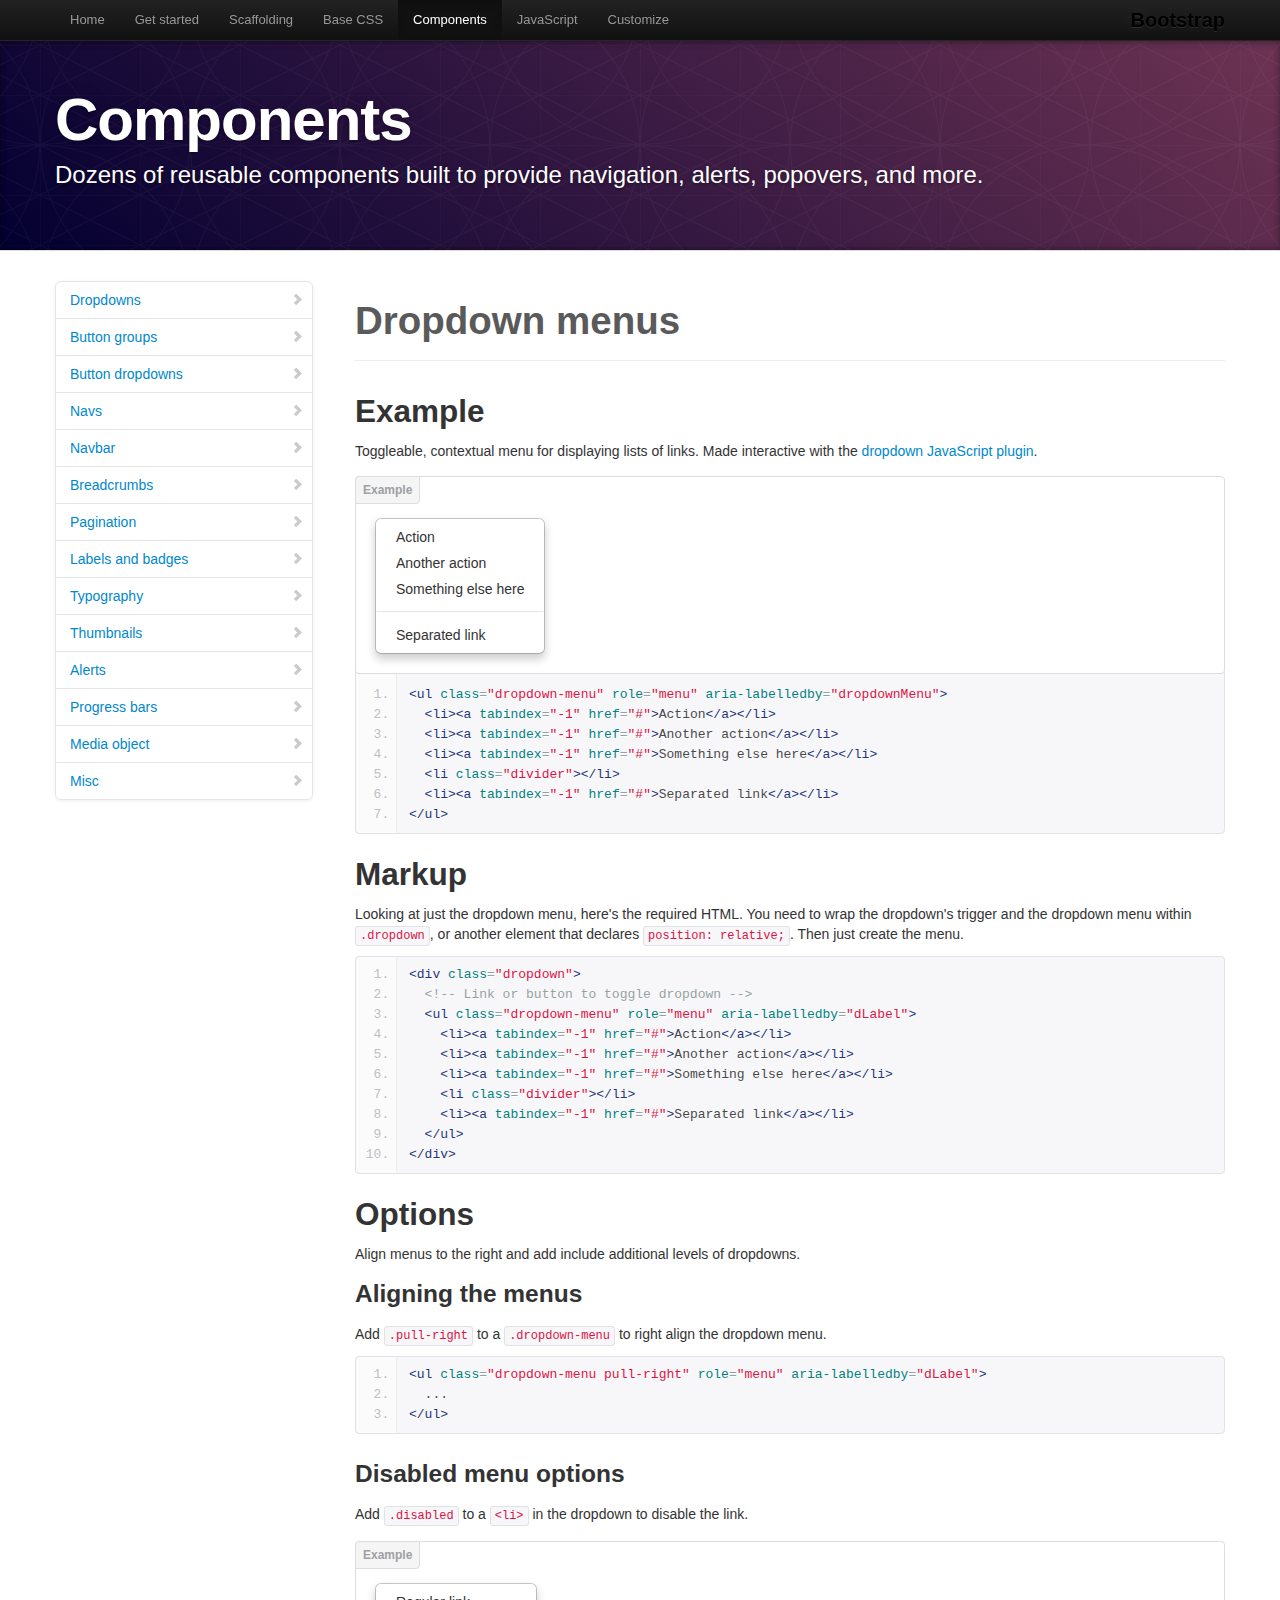
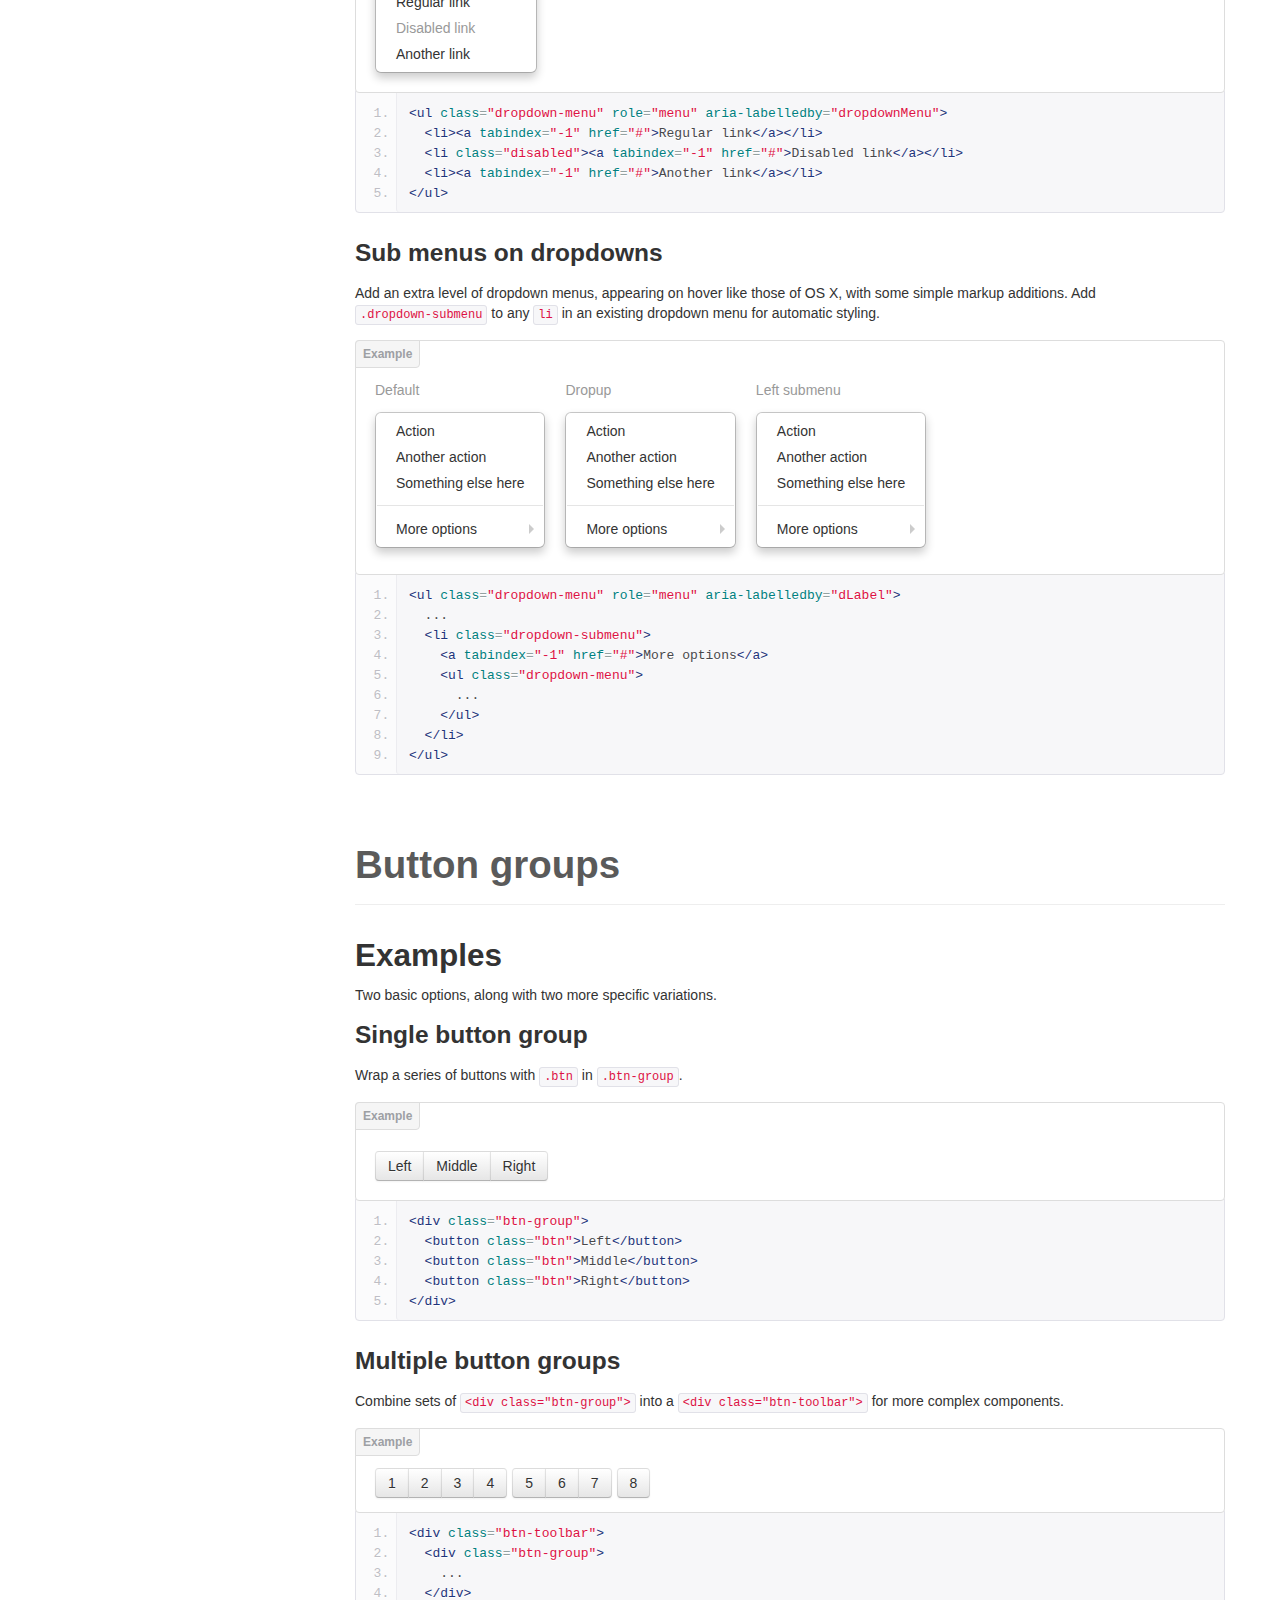
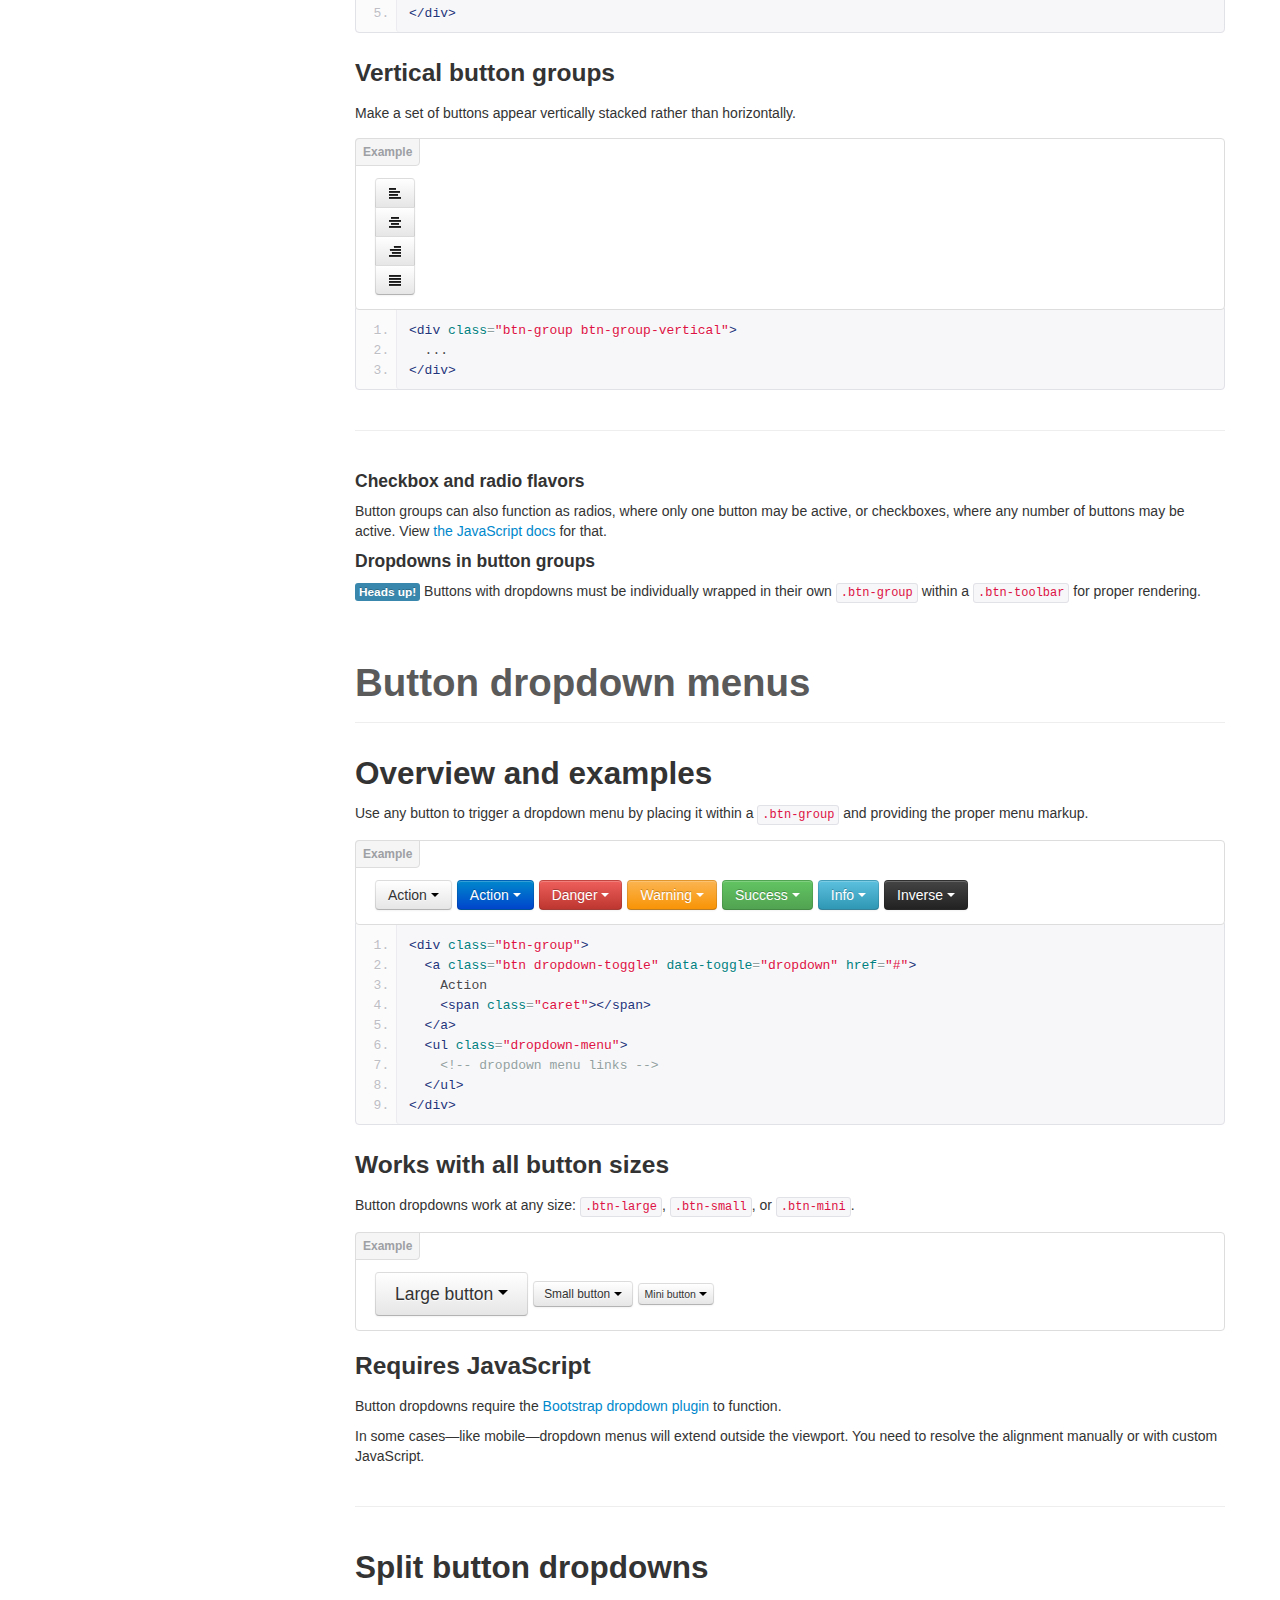
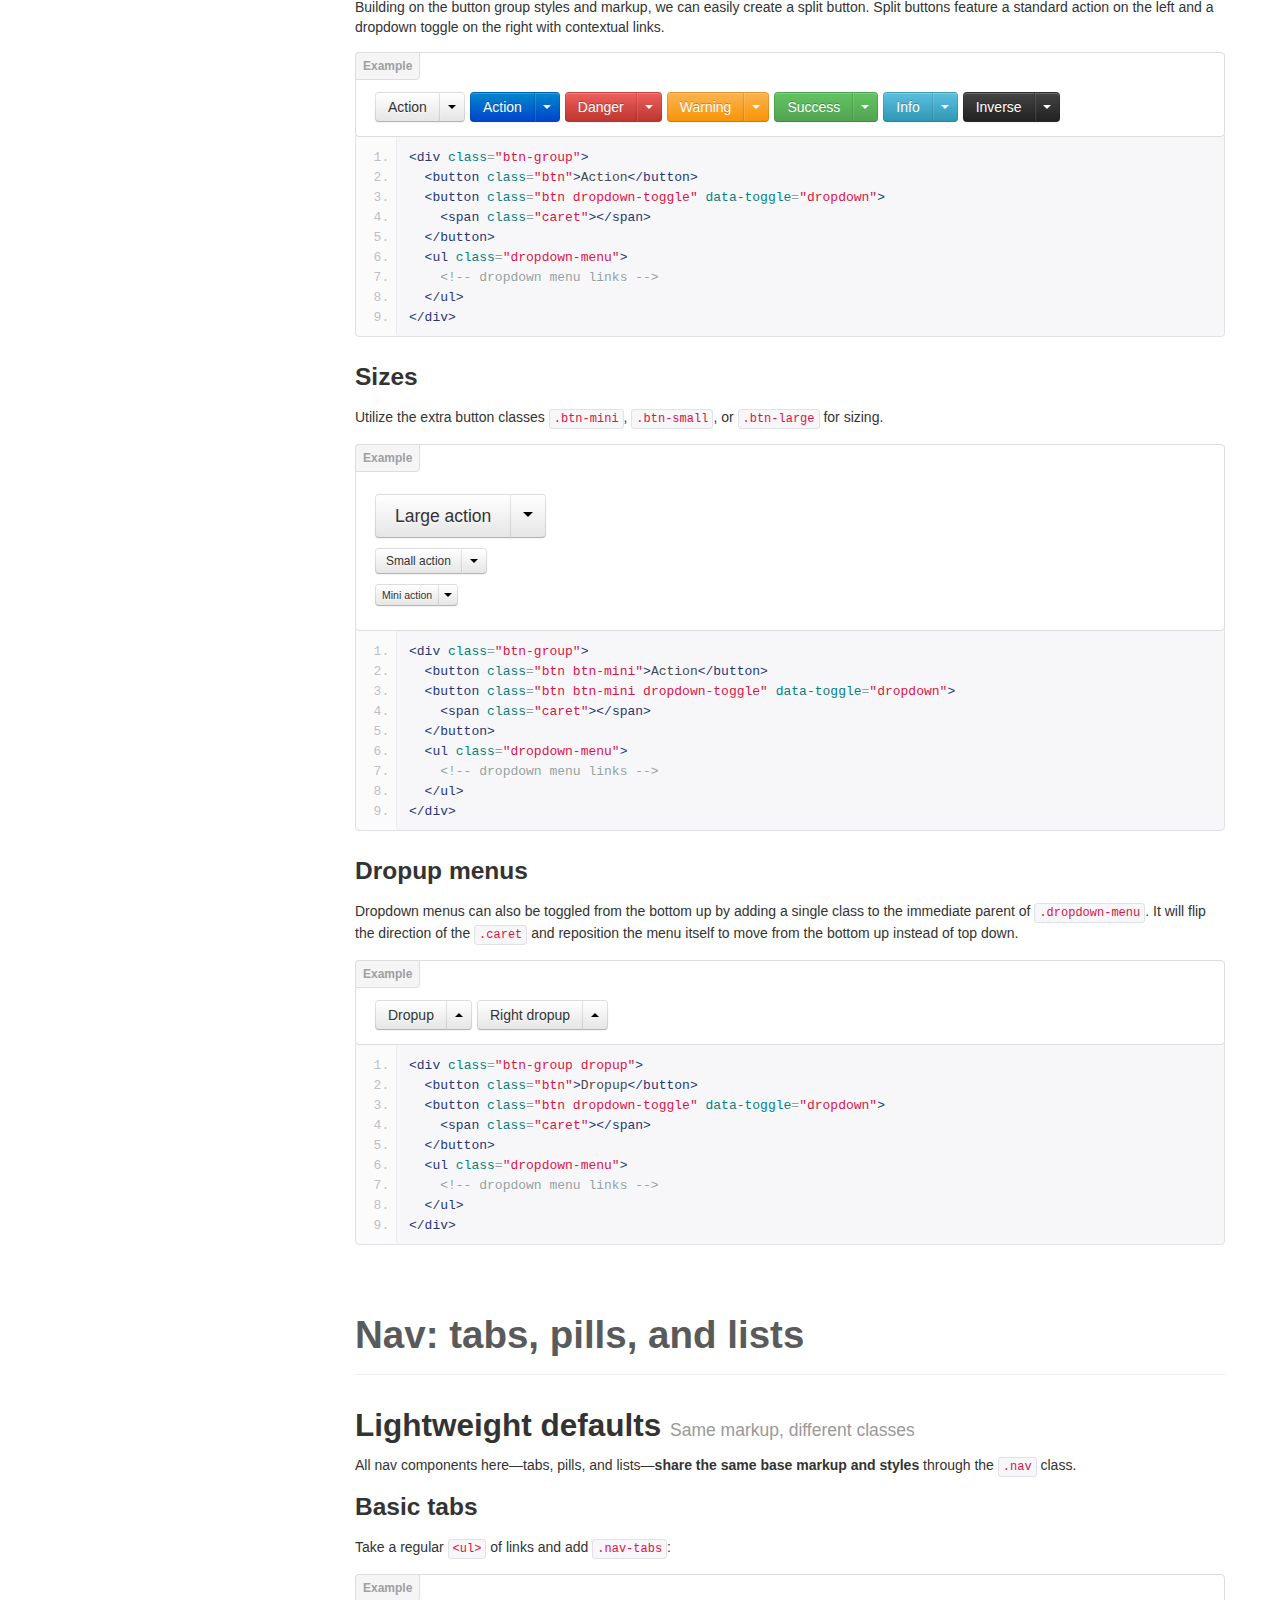
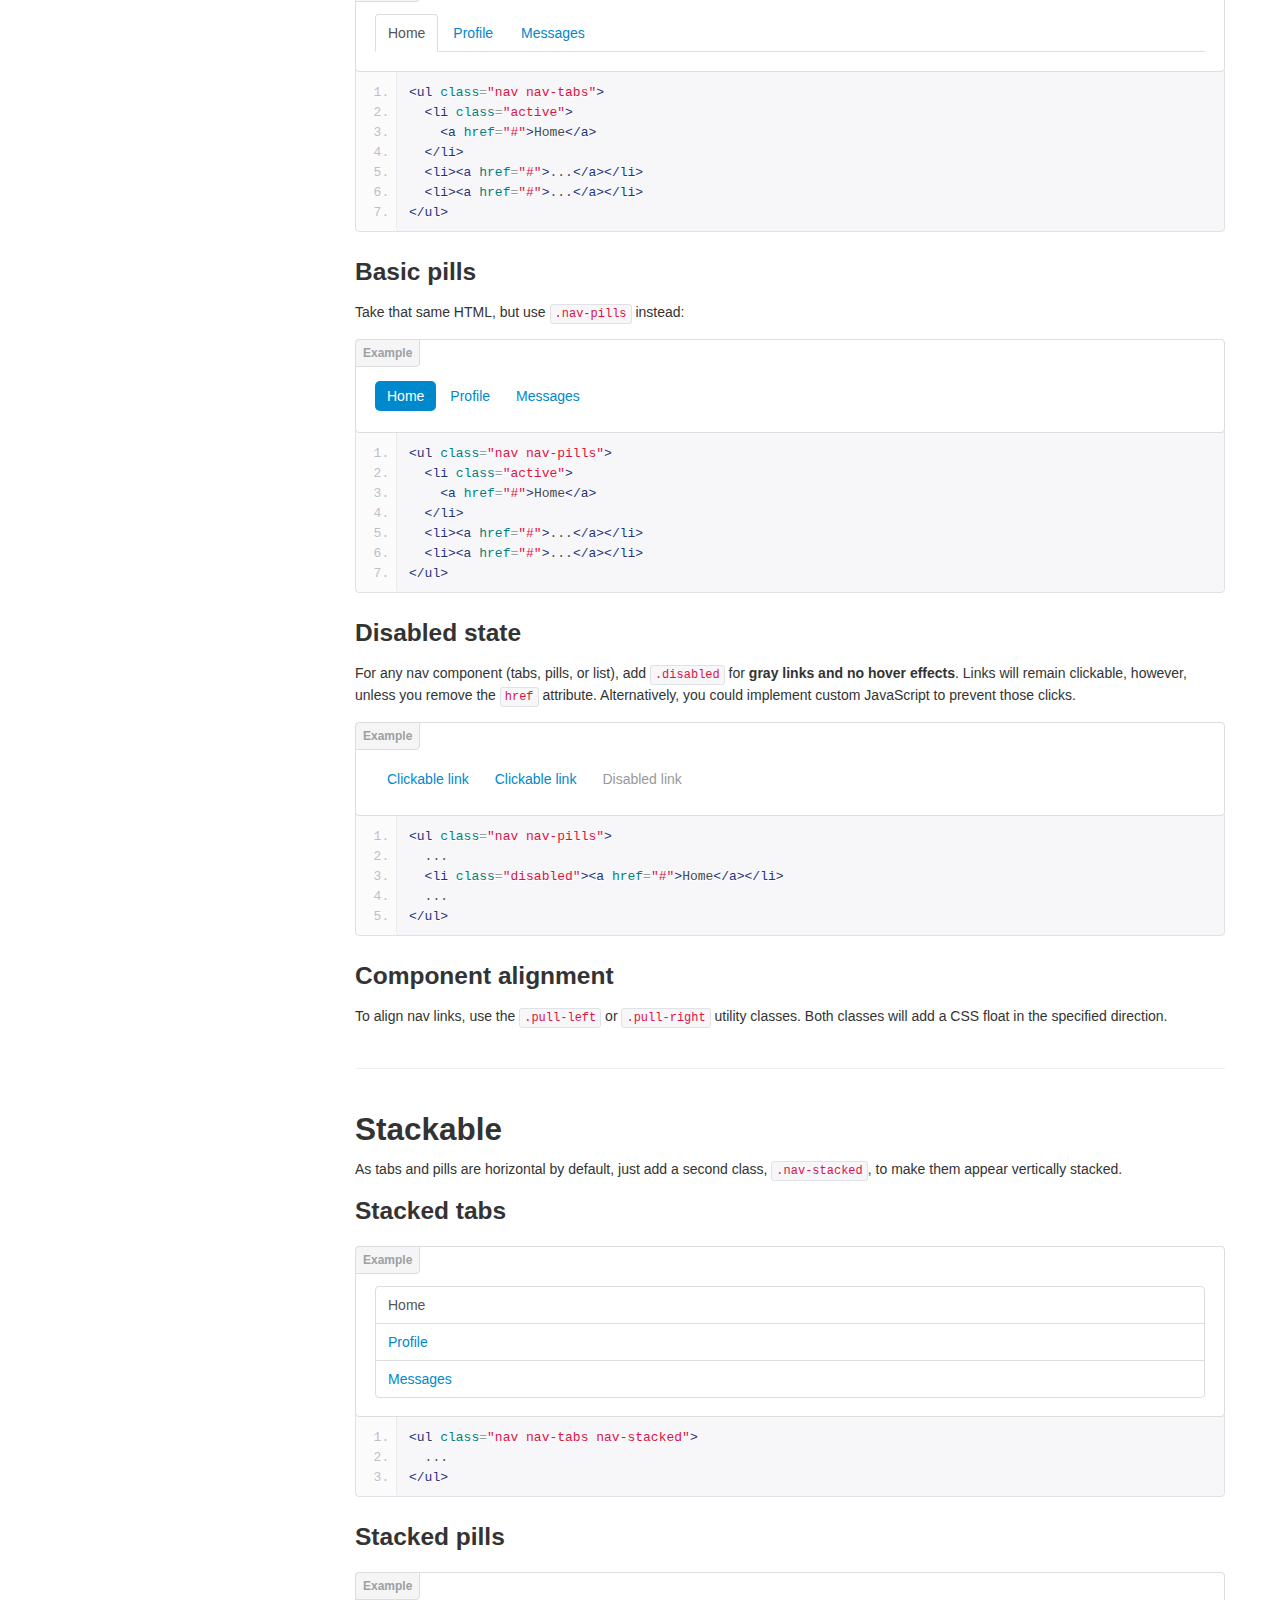
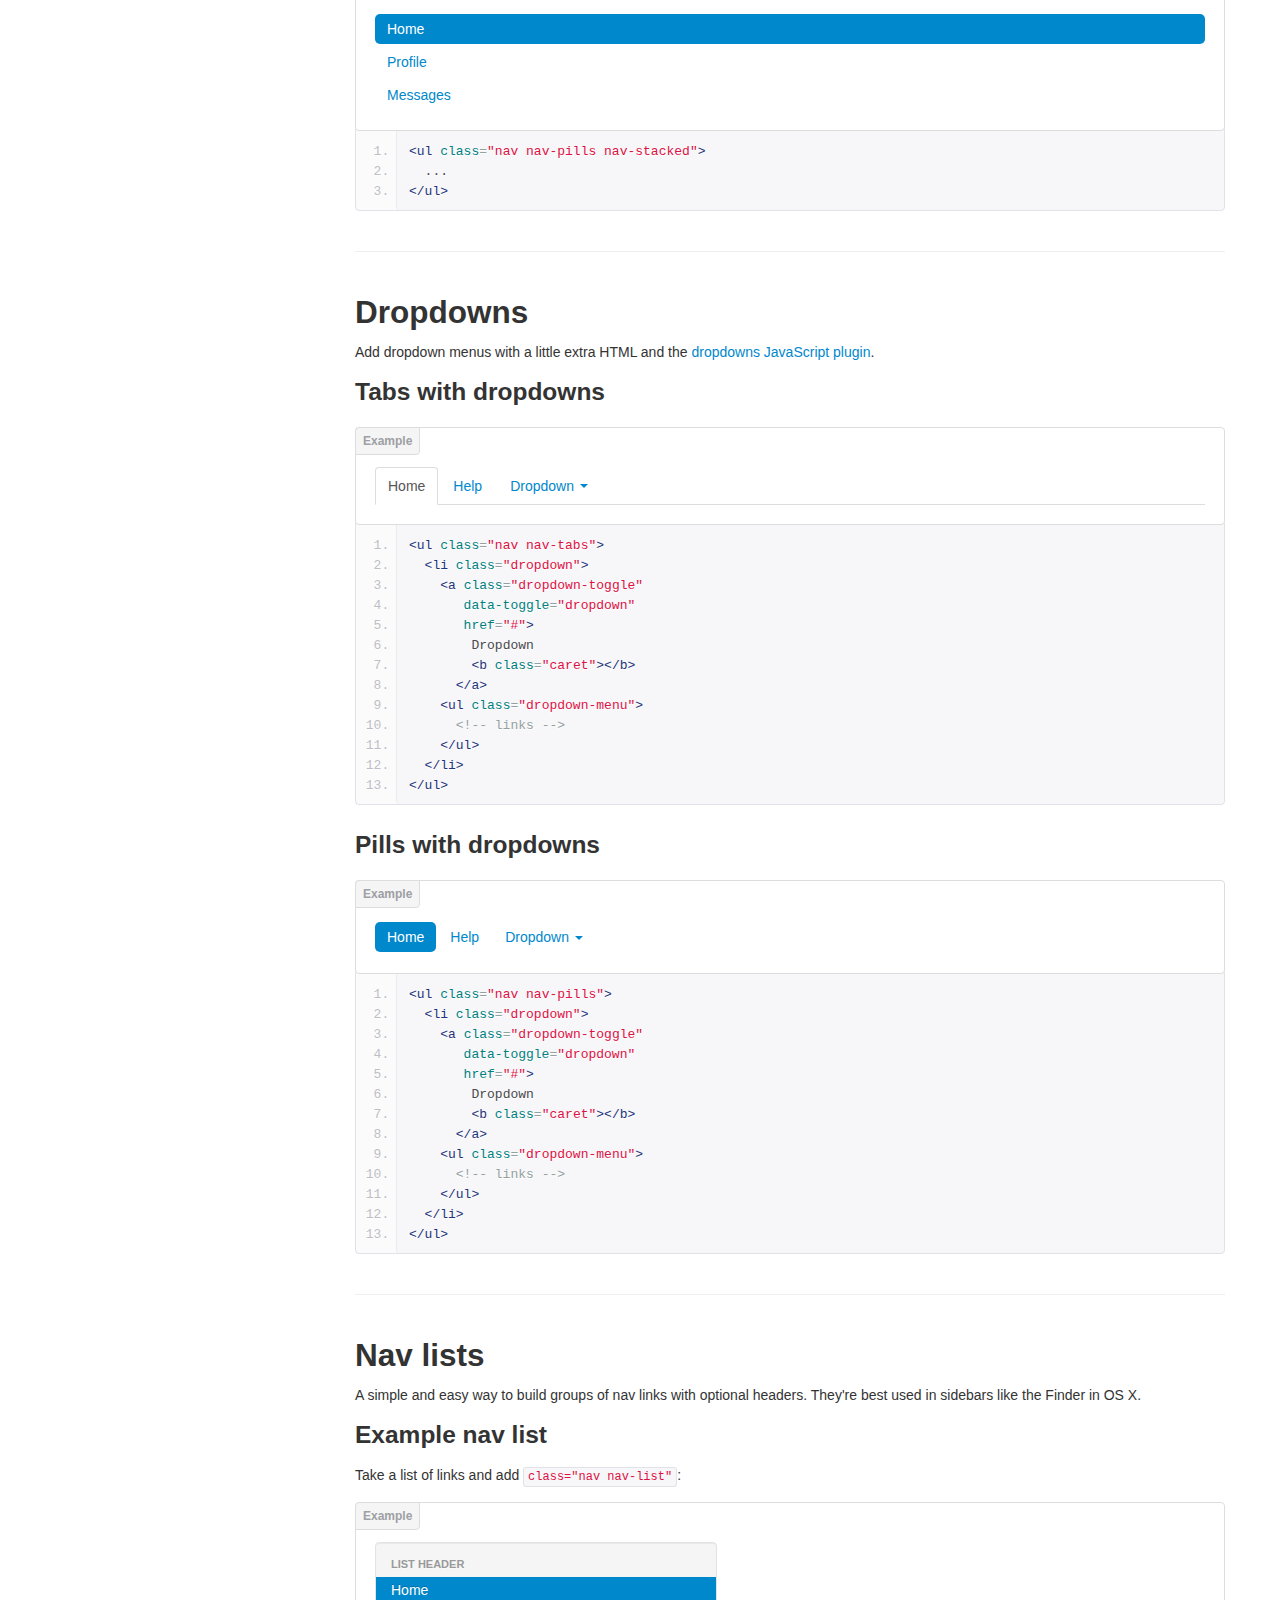
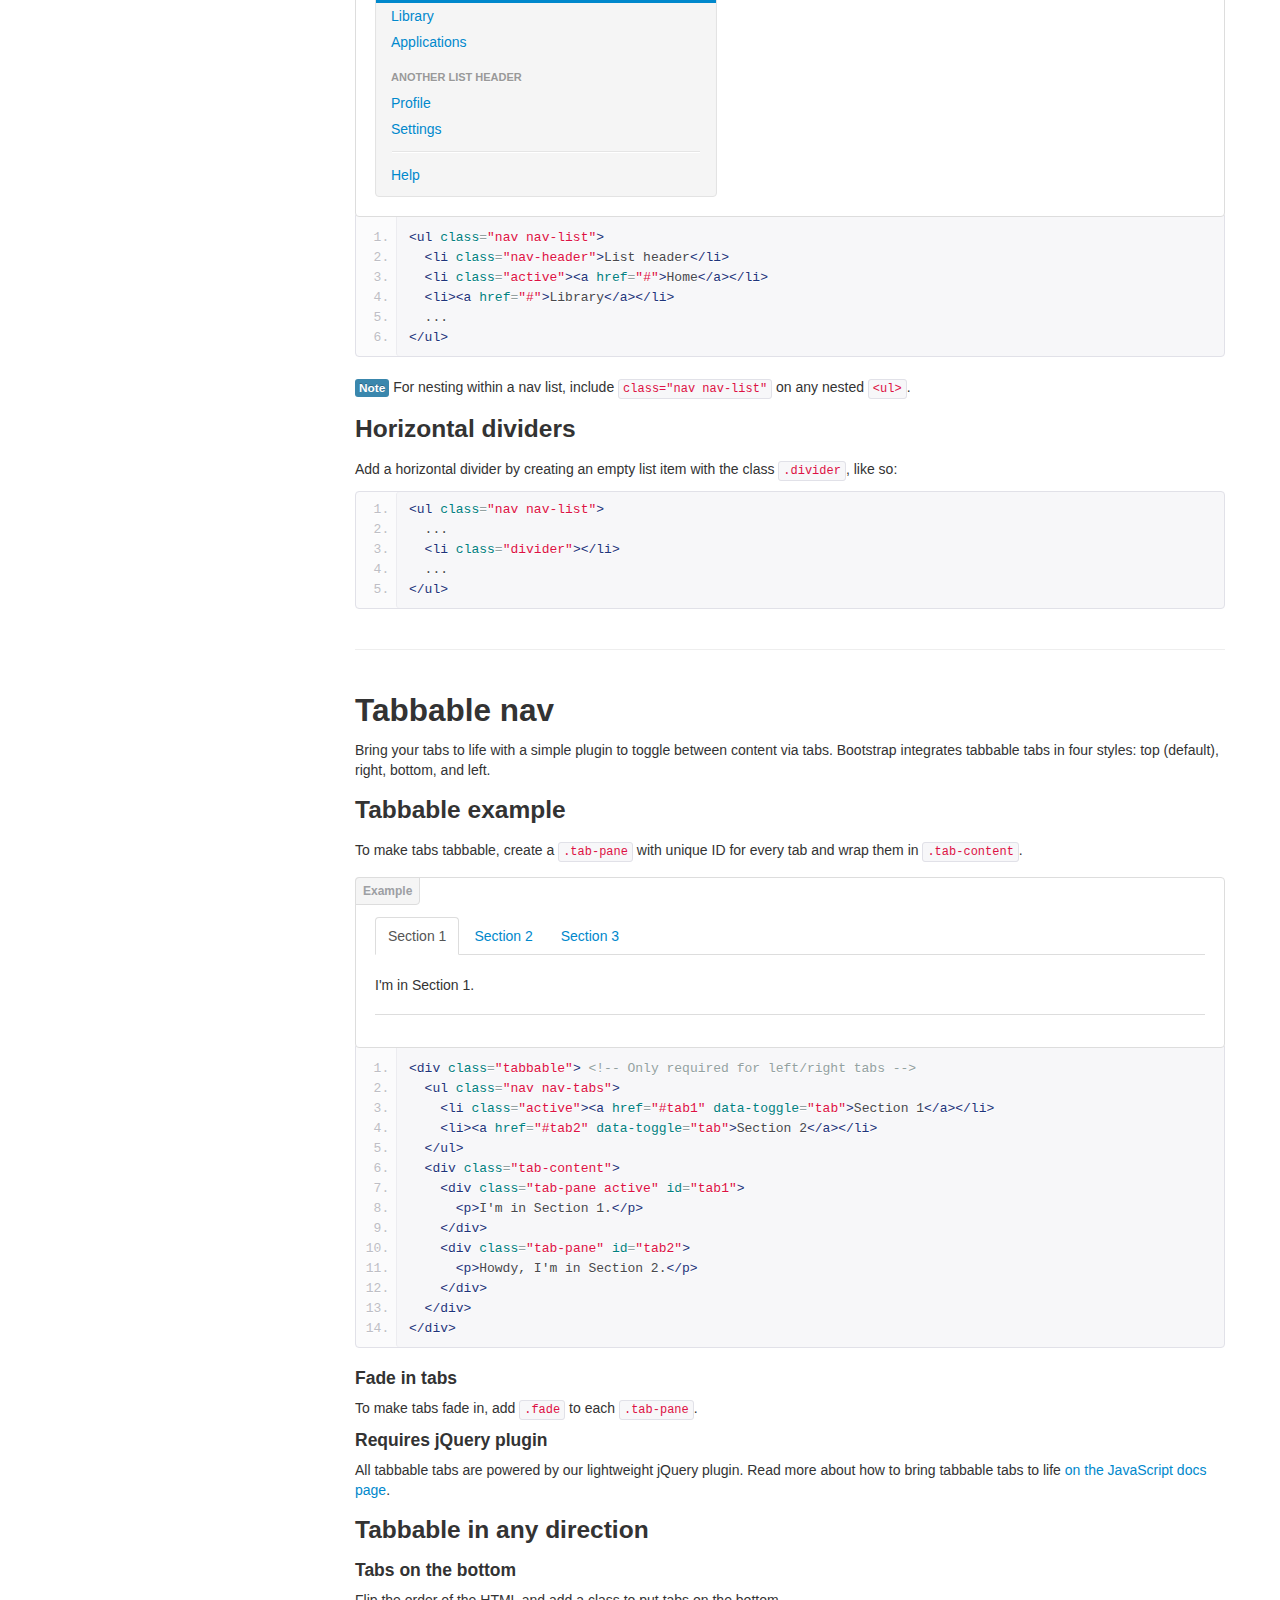
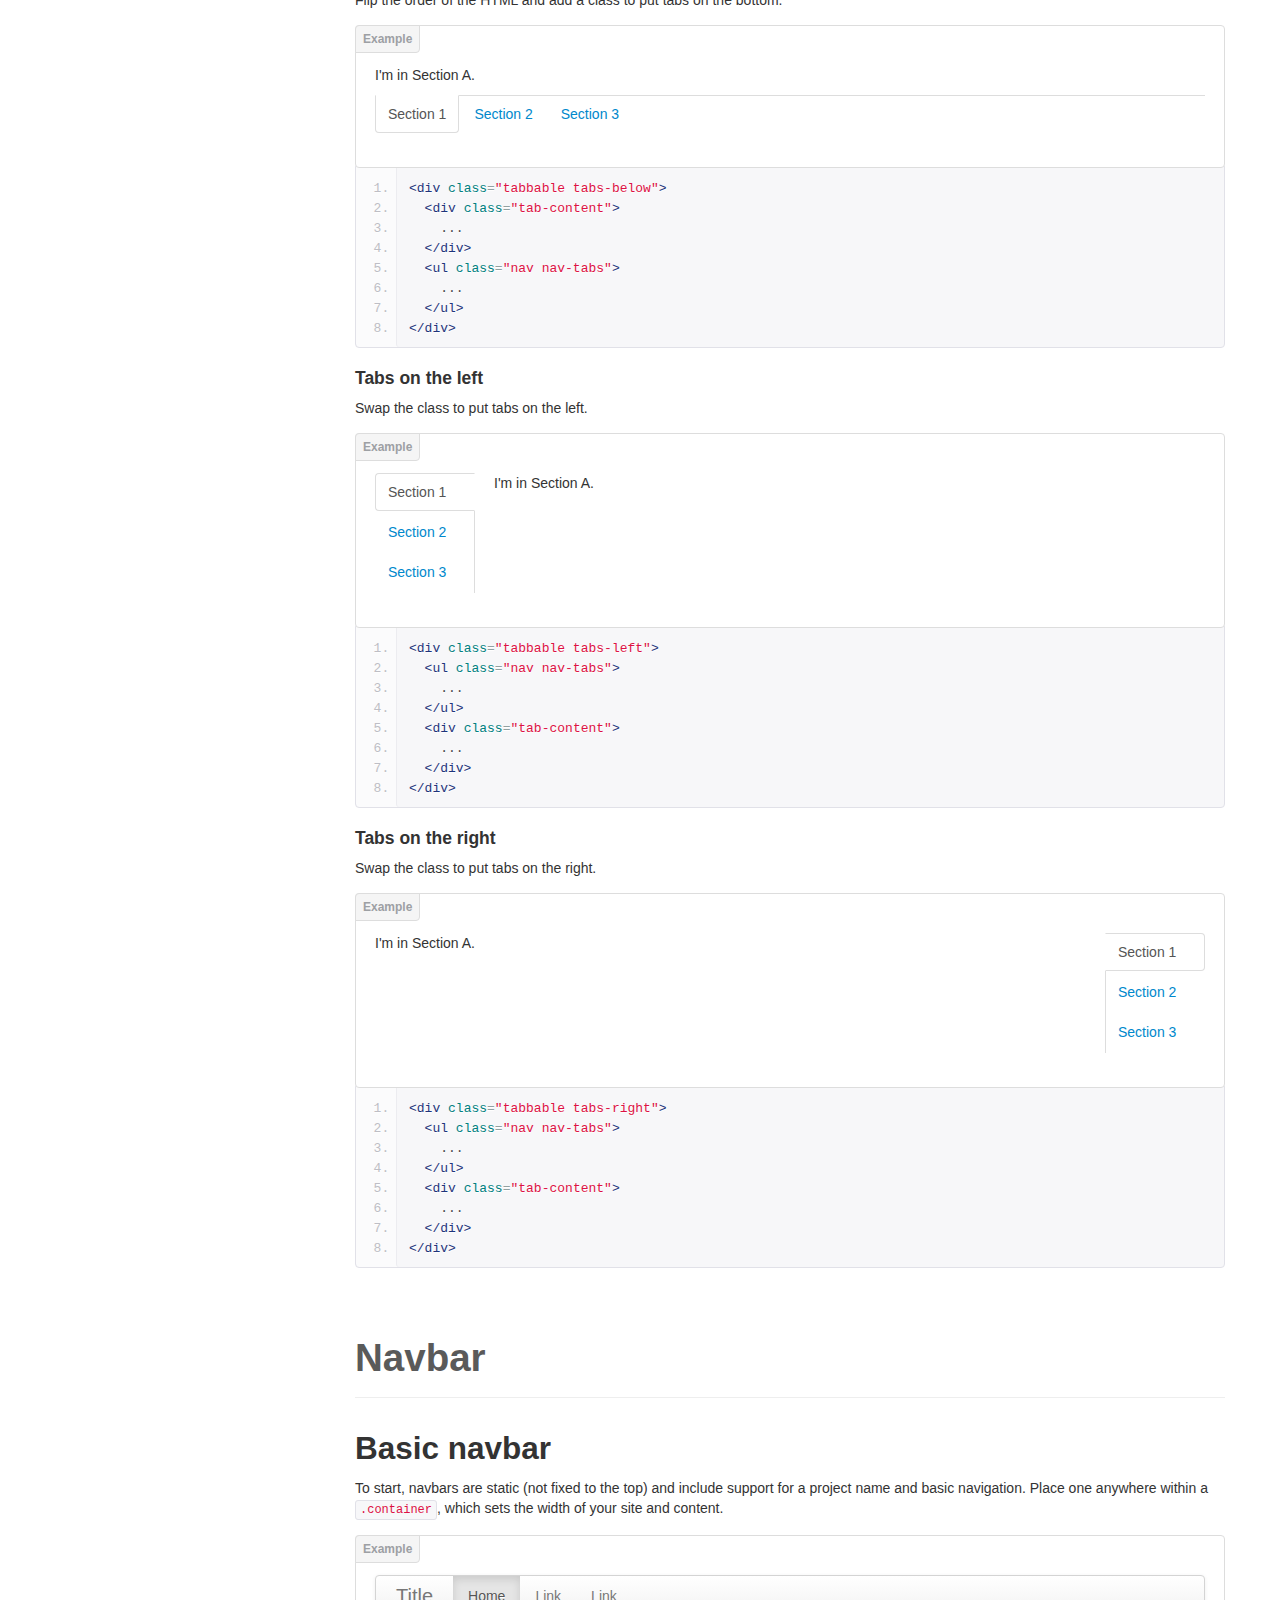
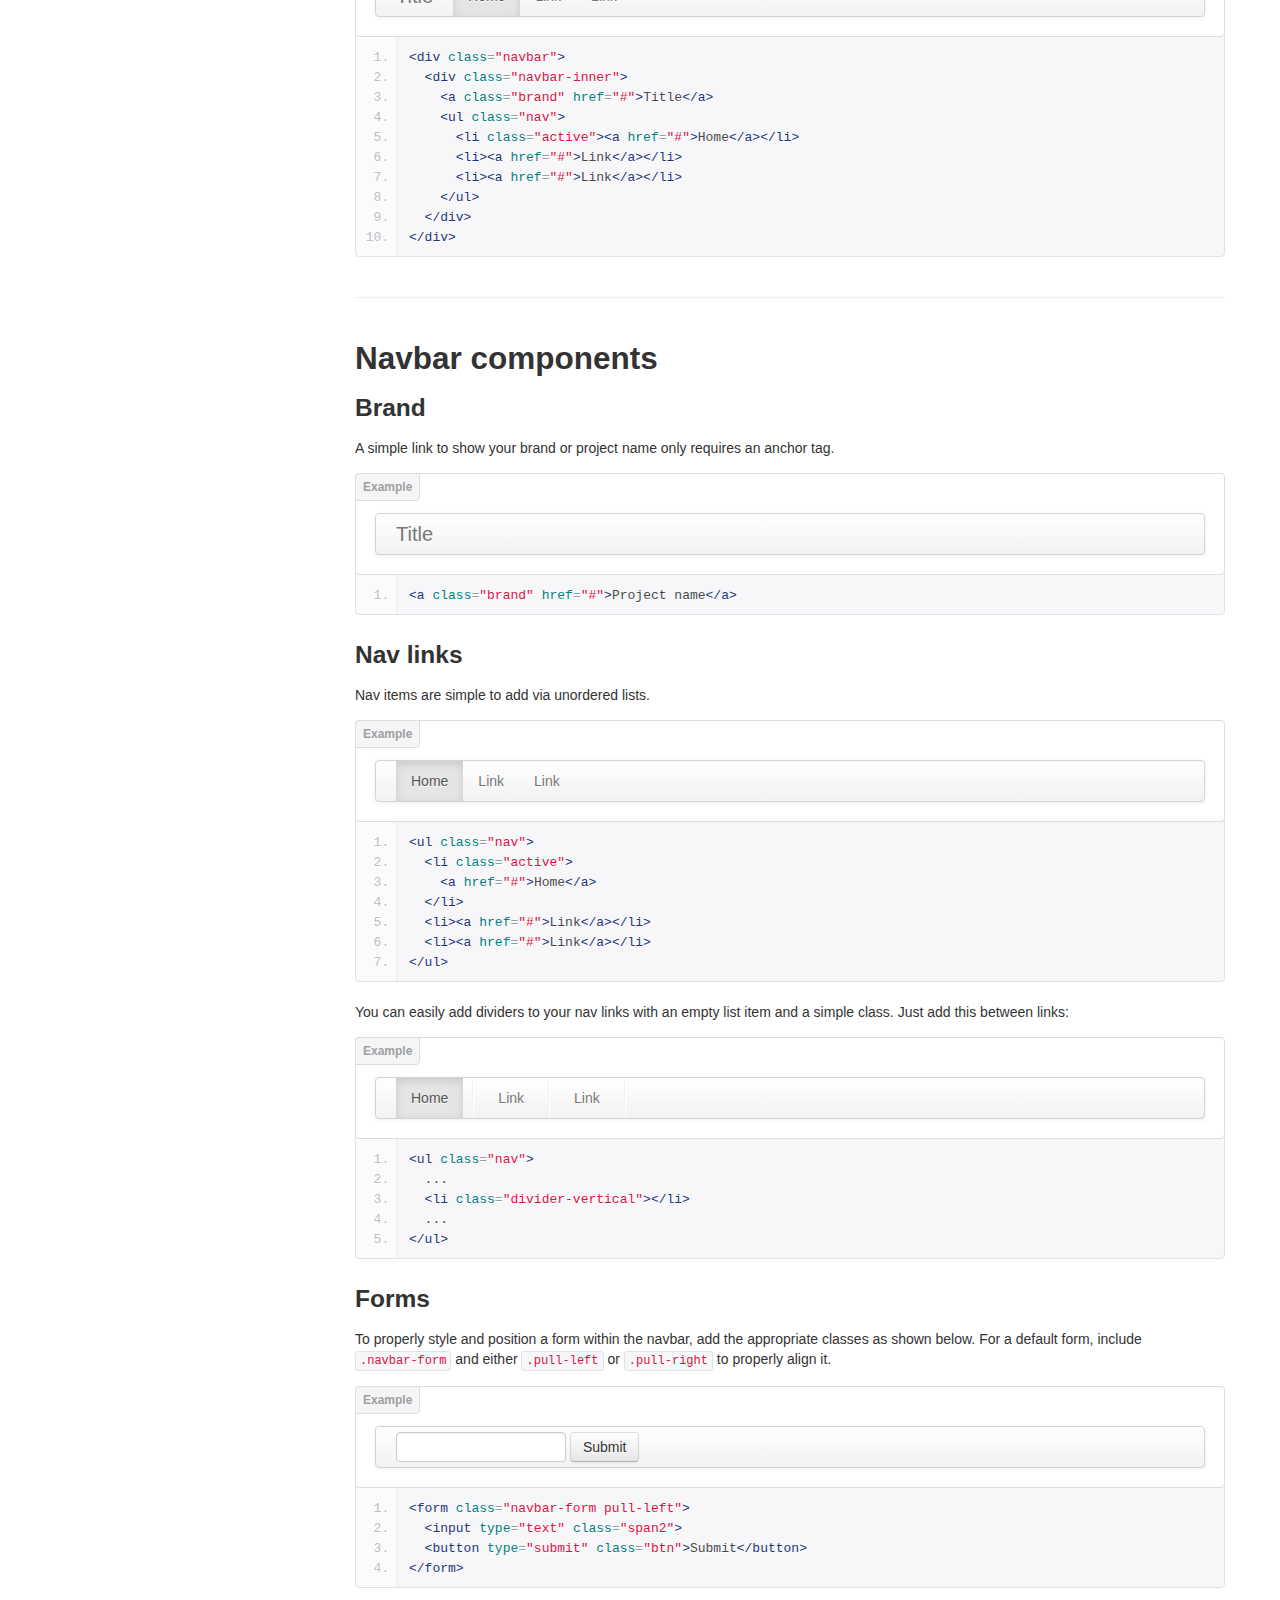
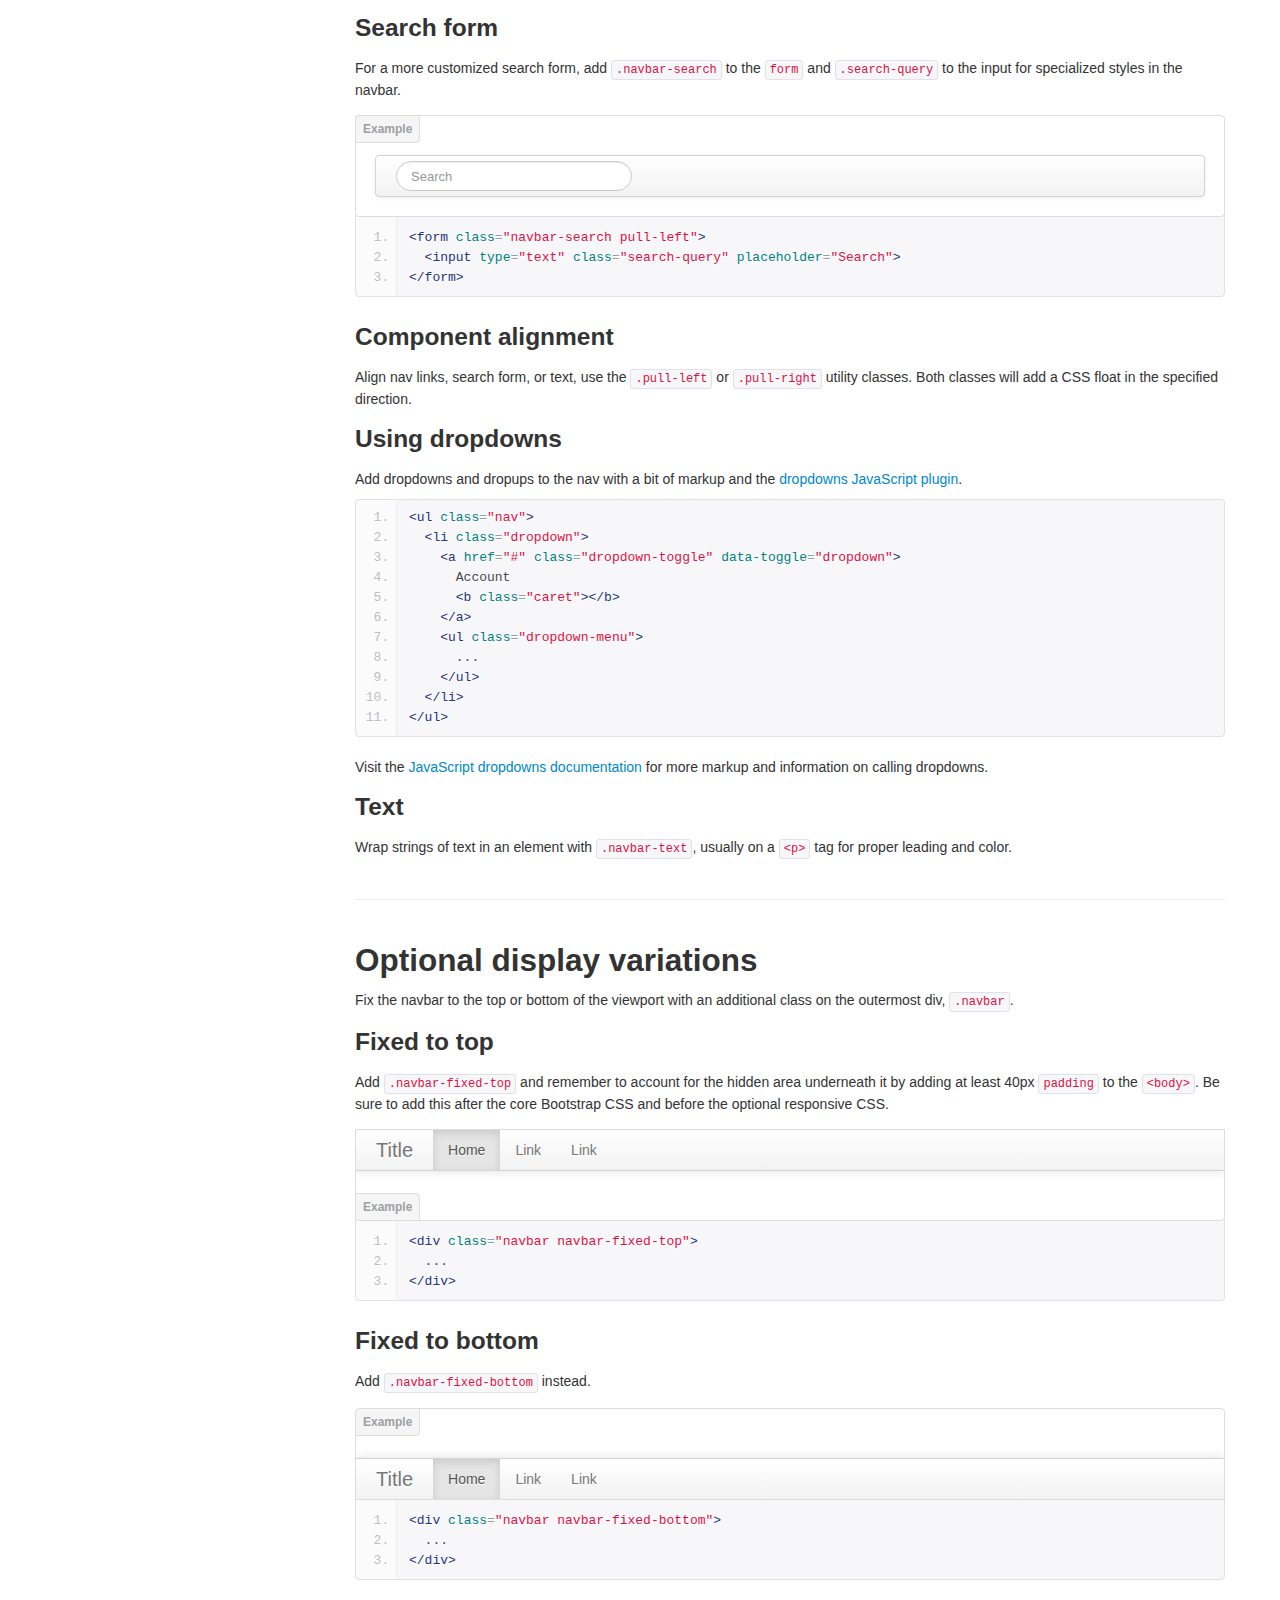
<file: isheng-web/isheng-web-admin/src/main/resources/static/bootstarp/2.3.1/docs/components.html>
<!DOCTYPE html>
<html lang="en">
  <head>
    <meta charset="utf-8">
    <title>Components · Bootstrap</title>
    <meta name="viewport" content="width=device-width, initial-scale=1.0">
    <meta name="description" content="">
    <meta name="author" content="">

    <!-- Le styles -->
    <link href="assets/css/bootstrap.css" rel="stylesheet">
    <link href="assets/css/bootstrap-responsive.css" rel="stylesheet">
    <link href="assets/css/docs.css" rel="stylesheet">
    <link href="assets/js/google-code-prettify/prettify.css" rel="stylesheet">

    <!-- Le HTML5 shim, for IE6-8 support of HTML5 elements -->
    <!--[if lt IE 9]>
      <script src="assets/js/html5shiv.js"></script>
    <![endif]-->

    <!-- Le fav and touch icons -->
    <link rel="apple-touch-icon-precomposed" sizes="144x144" href="assets/ico/apple-touch-icon-144-precomposed.png">
    <link rel="apple-touch-icon-precomposed" sizes="114x114" href="assets/ico/apple-touch-icon-114-precomposed.png">
      <link rel="apple-touch-icon-precomposed" sizes="72x72" href="assets/ico/apple-touch-icon-72-precomposed.png">
                    <link rel="apple-touch-icon-precomposed" href="assets/ico/apple-touch-icon-57-precomposed.png">
                                   <link rel="shortcut icon" href="assets/ico/favicon.png">

  </head>

  <body data-spy="scroll" data-target=".bs-docs-sidebar">

    <!-- Navbar
    ================================================== -->
    <div class="navbar navbar-inverse navbar-fixed-top">
      <div class="navbar-inner">
        <div class="container">
          <button type="button" class="btn btn-navbar" data-toggle="collapse" data-target=".nav-collapse">
            <span class="icon-bar"></span>
            <span class="icon-bar"></span>
            <span class="icon-bar"></span>
          </button>
          <a class="brand" href="./index.html">Bootstrap</a>
          <div class="nav-collapse collapse">
            <ul class="nav">
              <li class="">
                <a href="./index.html">Home</a>
              </li>
              <li class="">
                <a href="./getting-started.html">Get started</a>
              </li>
              <li class="">
                <a href="./scaffolding.html">Scaffolding</a>
              </li>
              <li class="">
                <a href="./base-css.html">Base CSS</a>
              </li>
              <li class="active">
                <a href="./components.html">Components</a>
              </li>
              <li class="">
                <a href="./javascript.html">JavaScript</a>
              </li>
              <li class="">
                <a href="./customize.html">Customize</a>
              </li>
            </ul>
          </div>
        </div>
      </div>
    </div>

<!-- Subhead
================================================== -->
<header class="jumbotron subhead" id="overview">
  <div class="container">
    <h1>Components</h1>
    <p class="lead">Dozens of reusable components built to provide navigation, alerts, popovers, and more.</p>
  </div>
</header>


  <div class="container">

    <!-- Docs nav
    ================================================== -->
    <div class="row">
      <div class="span3 bs-docs-sidebar">
        <ul class="nav nav-list bs-docs-sidenav">
          <li><a href="#dropdowns"><i class="icon-chevron-right"></i> Dropdowns</a></li>
          <li><a href="#buttonGroups"><i class="icon-chevron-right"></i> Button groups</a></li>
          <li><a href="#buttonDropdowns"><i class="icon-chevron-right"></i> Button dropdowns</a></li>
          <li><a href="#navs"><i class="icon-chevron-right"></i> Navs</a></li>
          <li><a href="#navbar"><i class="icon-chevron-right"></i> Navbar</a></li>
          <li><a href="#breadcrumbs"><i class="icon-chevron-right"></i> Breadcrumbs</a></li>
          <li><a href="#pagination"><i class="icon-chevron-right"></i> Pagination</a></li>
          <li><a href="#labels-badges"><i class="icon-chevron-right"></i> Labels and badges</a></li>
          <li><a href="#typography"><i class="icon-chevron-right"></i> Typography</a></li>
          <li><a href="#thumbnails"><i class="icon-chevron-right"></i> Thumbnails</a></li>
          <li><a href="#alerts"><i class="icon-chevron-right"></i> Alerts</a></li>
          <li><a href="#progress"><i class="icon-chevron-right"></i> Progress bars</a></li>
          <li><a href="#media"><i class="icon-chevron-right"></i> Media object</a></li>
          <li><a href="#misc"><i class="icon-chevron-right"></i> Misc</a></li>
        </ul>
      </div>
      <div class="span9">



        <!-- Dropdowns
        ================================================== -->
        <section id="dropdowns">
          <div class="page-header">
            <h1>Dropdown menus</h1>
          </div>

          <h2>Example</h2>
          <p>Toggleable, contextual menu for displaying lists of links. Made interactive with the <a href="./javascript.html#dropdowns">dropdown JavaScript plugin</a>.</p>
          <div class="bs-docs-example">
            <div class="dropdown clearfix">
              <ul class="dropdown-menu" role="menu" aria-labelledby="dropdownMenu" style="display: block; position: static; margin-bottom: 5px; *width: 180px;">
                <li><a tabindex="-1" href="#">Action</a></li>
                <li><a tabindex="-1" href="#">Another action</a></li>
                <li><a tabindex="-1" href="#">Something else here</a></li>
                <li class="divider"></li>
                <li><a tabindex="-1" href="#">Separated link</a></li>
              </ul>
            </div>
          </div>
<pre class="prettyprint linenums">
&lt;ul class="dropdown-menu" role="menu" aria-labelledby="dropdownMenu"&gt;
  &lt;li&gt;&lt;a tabindex="-1" href="#"&gt;Action&lt;/a&gt;&lt;/li&gt;
  &lt;li&gt;&lt;a tabindex="-1" href="#"&gt;Another action&lt;/a&gt;&lt;/li&gt;
  &lt;li&gt;&lt;a tabindex="-1" href="#"&gt;Something else here&lt;/a&gt;&lt;/li&gt;
  &lt;li class="divider"&gt;&lt;/li&gt;
  &lt;li&gt;&lt;a tabindex="-1" href="#"&gt;Separated link&lt;/a&gt;&lt;/li&gt;
&lt;/ul&gt;
</pre>

          <h2>Markup</h2>
          <p>Looking at just the dropdown menu, here's the required HTML. You need to wrap the dropdown's trigger and the dropdown menu within <code>.dropdown</code>, or another element that declares <code>position: relative;</code>. Then just create the menu.</p>

<pre class="prettyprint linenums">
&lt;div class="dropdown"&gt;
  &lt;!-- Link or button to toggle dropdown --&gt;
  &lt;ul class="dropdown-menu" role="menu" aria-labelledby="dLabel"&gt;
    &lt;li&gt;&lt;a tabindex="-1" href="#"&gt;Action&lt;/a&gt;&lt;/li&gt;
    &lt;li&gt;&lt;a tabindex="-1" href="#"&gt;Another action&lt;/a&gt;&lt;/li&gt;
    &lt;li&gt;&lt;a tabindex="-1" href="#"&gt;Something else here&lt;/a&gt;&lt;/li&gt;
    &lt;li class="divider"&gt;&lt;/li&gt;
    &lt;li&gt;&lt;a tabindex="-1" href="#"&gt;Separated link&lt;/a&gt;&lt;/li&gt;
  &lt;/ul&gt;
&lt;/div&gt;
</pre>

          <h2>Options</h2>
          <p>Align menus to the right and add include additional levels of dropdowns.</p>

          <h3>Aligning the menus</h3>
          <p>Add <code>.pull-right</code> to a <code>.dropdown-menu</code> to right align the dropdown menu.</p>
<pre class="prettyprint linenums">
&lt;ul class="dropdown-menu pull-right" role="menu" aria-labelledby="dLabel"&gt;
  ...
&lt;/ul&gt;
</pre>

          <h3>Disabled menu options</h3>
          <p>Add <code>.disabled</code> to a <code>&lt;li&gt;</code> in the dropdown to disable the link.</p>
          <div class="bs-docs-example">
            <div class="dropdown clearfix">
              <ul class="dropdown-menu" role="menu" aria-labelledby="dropdownMenu" style="display: block; position: static; margin-bottom: 5px; *width: 180px;">
                <li><a tabindex="-1" href="#">Regular link</a></li>
                <li class="disabled"><a tabindex="-1" href="#">Disabled link</a></li>
                <li><a tabindex="-1" href="#">Another link</a></li>
              </ul>
            </div>
          </div>
<pre class="prettyprint linenums">
&lt;ul class="dropdown-menu" role="menu" aria-labelledby="dropdownMenu"&gt;
  &lt;li&gt;&lt;a tabindex="-1" href="#"&gt;Regular link&lt;/a&gt;&lt;/li&gt;
  &lt;li class="disabled"&gt;&lt;a tabindex="-1" href="#"&gt;Disabled link&lt;/a&gt;&lt;/li&gt;
  &lt;li&gt;&lt;a tabindex="-1" href="#"&gt;Another link&lt;/a&gt;&lt;/li&gt;
&lt;/ul&gt;
</pre>

          <h3>Sub menus on dropdowns</h3>
          <p>Add an extra level of dropdown menus, appearing on hover like those of OS X, with some simple markup additions. Add <code>.dropdown-submenu</code> to any <code>li</code> in an existing dropdown menu for automatic styling.</p>
          <div class="bs-docs-example bs-docs-example-submenus">

            <div class="pull-left">
              <p class="muted">Default</p>
              <div class="dropdown clearfix">
                <ul class="dropdown-menu" role="menu" aria-labelledby="dropdownMenu">
                  <li><a tabindex="-1" href="#">Action</a></li>
                  <li><a tabindex="-1" href="#">Another action</a></li>
                  <li><a tabindex="-1" href="#">Something else here</a></li>
                  <li class="divider"></li>
                  <li class="dropdown-submenu">
                    <a tabindex="-1" href="#">More options</a>
                    <ul class="dropdown-menu">
                      <li><a tabindex="-1" href="#">Second level link</a></li>
                      <li><a tabindex="-1" href="#">Second level link</a></li>
                      <li><a tabindex="-1" href="#">Second level link</a></li>
                      <li><a tabindex="-1" href="#">Second level link</a></li>
                      <li><a tabindex="-1" href="#">Second level link</a></li>
                    </ul>
                  </li>
                </ul>
              </div>
            </div>

            <div class="pull-left">
              <p class="muted">Dropup</p>
              <div class="dropup">
                <ul class="dropdown-menu" role="menu" aria-labelledby="dropdownMenu">
                  <li><a tabindex="-1" href="#">Action</a></li>
                  <li><a tabindex="-1" href="#">Another action</a></li>
                  <li><a tabindex="-1" href="#">Something else here</a></li>
                  <li class="divider"></li>
                  <li class="dropdown-submenu">
                    <a tabindex="-1" href="#">More options</a>
                    <ul class="dropdown-menu">
                      <li><a tabindex="-1" href="#">Second level link</a></li>
                      <li><a tabindex="-1" href="#">Second level link</a></li>
                      <li><a tabindex="-1" href="#">Second level link</a></li>
                      <li><a tabindex="-1" href="#">Second level link</a></li>
                      <li><a tabindex="-1" href="#">Second level link</a></li>
                    </ul>
                  </li>
                </ul>
              </div>
            </div>

            <div class="pull-left">
              <p class="muted">Left submenu</p>
              <div class="dropdown">
                <ul class="dropdown-menu" role="menu" aria-labelledby="dropdownMenu">
                  <li><a tabindex="-1" href="#">Action</a></li>
                  <li><a tabindex="-1" href="#">Another action</a></li>
                  <li><a tabindex="-1" href="#">Something else here</a></li>
                  <li class="divider"></li>
                  <li class="dropdown-submenu pull-left">
                    <a tabindex="-1" href="#">More options</a>
                    <ul class="dropdown-menu">
                      <li><a tabindex="-1" href="#">Second level link</a></li>
                      <li><a tabindex="-1" href="#">Second level link</a></li>
                      <li><a tabindex="-1" href="#">Second level link</a></li>
                      <li><a tabindex="-1" href="#">Second level link</a></li>
                      <li><a tabindex="-1" href="#">Second level link</a></li>
                    </ul>
                  </li>
                </ul>
              </div>
            </div>

          </div>
<pre class="prettyprint linenums">
&lt;ul class="dropdown-menu" role="menu" aria-labelledby="dLabel"&gt;
  ...
  &lt;li class="dropdown-submenu"&gt;
    &lt;a tabindex="-1" href="#"&gt;More options&lt;/a&gt;
    &lt;ul class="dropdown-menu"&gt;
      ...
    &lt;/ul&gt;
  &lt;/li&gt;
&lt;/ul&gt;
</pre>

        </section>




        <!-- Button Groups
        ================================================== -->
        <section id="buttonGroups">
          <div class="page-header">
            <h1>Button groups</h1>
          </div>

          <h2>Examples</h2>
          <p>Two basic options, along with two more specific variations.</p>

          <h3>Single button group</h3>
          <p>Wrap a series of buttons with <code>.btn</code> in <code>.btn-group</code>.</p>
          <div class="bs-docs-example">
            <div class="btn-group" style="margin: 9px 0 5px;">
              <button class="btn">Left</button>
              <button class="btn">Middle</button>
              <button class="btn">Right</button>
            </div>
          </div>
<pre class="prettyprint linenums">
&lt;div class="btn-group"&gt;
  &lt;button class="btn"&gt;Left&lt;/button&gt;
  &lt;button class="btn"&gt;Middle&lt;/button&gt;
  &lt;button class="btn"&gt;Right&lt;/button&gt;
&lt;/div&gt;
</pre>

          <h3>Multiple button groups</h3>
          <p>Combine sets of <code>&lt;div class="btn-group"&gt;</code> into a <code>&lt;div class="btn-toolbar"&gt;</code> for more complex components.</p>
          <div class="bs-docs-example">
            <div class="btn-toolbar" style="margin: 0;">
              <div class="btn-group">
                <button class="btn">1</button>
                <button class="btn">2</button>
                <button class="btn">3</button>
                <button class="btn">4</button>
              </div>
              <div class="btn-group">
                <button class="btn">5</button>
                <button class="btn">6</button>
                <button class="btn">7</button>
              </div>
              <div class="btn-group">
                <button class="btn">8</button>
              </div>
            </div>
          </div>
<pre class="prettyprint linenums">
&lt;div class="btn-toolbar"&gt;
  &lt;div class="btn-group"&gt;
    ...
  &lt;/div&gt;
&lt;/div&gt;
</pre>

          <h3>Vertical button groups</h3>
          <p>Make a set of buttons appear vertically stacked rather than horizontally.</p>
          <div class="bs-docs-example">
            <div class="btn-group btn-group-vertical">
              <button type="button" class="btn"><i class="icon-align-left"></i></button>
              <button type="button" class="btn"><i class="icon-align-center"></i></button>
              <button type="button" class="btn"><i class="icon-align-right"></i></button>
              <button type="button" class="btn"><i class="icon-align-justify"></i></button>
            </div>
          </div>
<pre class="prettyprint linenums">
&lt;div class="btn-group btn-group-vertical"&gt;
  ...
&lt;/div&gt;
</pre>


          <hr class="bs-docs-separator">


          <h4>Checkbox and radio flavors</h4>
          <p>Button groups can also function as radios, where only one button may be active, or checkboxes, where any number of buttons may be active. View <a href="./javascript.html#buttons">the JavaScript docs</a> for that.</p>

          <h4>Dropdowns in button groups</h4>
          <p><span class="label label-info">Heads up!</span> Buttons with dropdowns must be individually wrapped in their own <code>.btn-group</code> within a <code>.btn-toolbar</code> for proper rendering.</p>
        </section>



        <!-- Split button dropdowns
        ================================================== -->
        <section id="buttonDropdowns">
          <div class="page-header">
            <h1>Button dropdown menus</h1>
          </div>


          <h2>Overview and examples</h2>
          <p>Use any button to trigger a dropdown menu by placing it within a <code>.btn-group</code> and providing the proper menu markup.</p>
          <div class="bs-docs-example">
            <div class="btn-toolbar" style="margin: 0;">
              <div class="btn-group">
                <button class="btn dropdown-toggle" data-toggle="dropdown">Action <span class="caret"></span></button>
                <ul class="dropdown-menu">
                  <li><a href="#">Action</a></li>
                  <li><a href="#">Another action</a></li>
                  <li><a href="#">Something else here</a></li>
                  <li class="divider"></li>
                  <li><a href="#">Separated link</a></li>
                </ul>
              </div><!-- /btn-group -->
              <div class="btn-group">
                <button class="btn btn-primary dropdown-toggle" data-toggle="dropdown">Action <span class="caret"></span></button>
                <ul class="dropdown-menu">
                  <li><a href="#">Action</a></li>
                  <li><a href="#">Another action</a></li>
                  <li><a href="#">Something else here</a></li>
                  <li class="divider"></li>
                  <li><a href="#">Separated link</a></li>
                </ul>
              </div><!-- /btn-group -->
              <div class="btn-group">
                <button class="btn btn-danger dropdown-toggle" data-toggle="dropdown">Danger <span class="caret"></span></button>
                <ul class="dropdown-menu">
                  <li><a href="#">Action</a></li>
                  <li><a href="#">Another action</a></li>
                  <li><a href="#">Something else here</a></li>
                  <li class="divider"></li>
                  <li><a href="#">Separated link</a></li>
                </ul>
              </div><!-- /btn-group -->
              <div class="btn-group">
                <button class="btn btn-warning dropdown-toggle" data-toggle="dropdown">Warning <span class="caret"></span></button>
                <ul class="dropdown-menu">
                  <li><a href="#">Action</a></li>
                  <li><a href="#">Another action</a></li>
                  <li><a href="#">Something else here</a></li>
                  <li class="divider"></li>
                  <li><a href="#">Separated link</a></li>
                </ul>
              </div><!-- /btn-group -->
              <div class="btn-group">
                <button class="btn btn-success dropdown-toggle" data-toggle="dropdown">Success <span class="caret"></span></button>
                <ul class="dropdown-menu">
                  <li><a href="#">Action</a></li>
                  <li><a href="#">Another action</a></li>
                  <li><a href="#">Something else here</a></li>
                  <li class="divider"></li>
                  <li><a href="#">Separated link</a></li>
                </ul>
              </div><!-- /btn-group -->
              <div class="btn-group">
                <button class="btn btn-info dropdown-toggle" data-toggle="dropdown">Info <span class="caret"></span></button>
                <ul class="dropdown-menu">
                  <li><a href="#">Action</a></li>
                  <li><a href="#">Another action</a></li>
                  <li><a href="#">Something else here</a></li>
                  <li class="divider"></li>
                  <li><a href="#">Separated link</a></li>
                </ul>
              </div><!-- /btn-group -->
              <div class="btn-group">
                <button class="btn btn-inverse dropdown-toggle" data-toggle="dropdown">Inverse <span class="caret"></span></button>
                <ul class="dropdown-menu">
                  <li><a href="#">Action</a></li>
                  <li><a href="#">Another action</a></li>
                  <li><a href="#">Something else here</a></li>
                  <li class="divider"></li>
                  <li><a href="#">Separated link</a></li>
                </ul>
              </div><!-- /btn-group -->
            </div><!-- /btn-toolbar -->
          </div>
<pre class="prettyprint linenums">
&lt;div class="btn-group"&gt;
  &lt;a class="btn dropdown-toggle" data-toggle="dropdown" href="#"&gt;
    Action
    &lt;span class="caret"&gt;&lt;/span&gt;
  &lt;/a&gt;
  &lt;ul class="dropdown-menu"&gt;
    &lt;!-- dropdown menu links --&gt;
  &lt;/ul&gt;
&lt;/div&gt;
</pre>

          <h3>Works with all button sizes</h3>
          <p>Button dropdowns work at any size:  <code>.btn-large</code>, <code>.btn-small</code>, or <code>.btn-mini</code>.</p>
          <div class="bs-docs-example">
            <div class="btn-toolbar" style="margin: 0;">
              <div class="btn-group">
                <button class="btn btn-large dropdown-toggle" data-toggle="dropdown">Large button <span class="caret"></span></button>
                <ul class="dropdown-menu">
                  <li><a href="#">Action</a></li>
                  <li><a href="#">Another action</a></li>
                  <li><a href="#">Something else here</a></li>
                  <li class="divider"></li>
                  <li><a href="#">Separated link</a></li>
                </ul>
              </div><!-- /btn-group -->
              <div class="btn-group">
                <button class="btn btn-small dropdown-toggle" data-toggle="dropdown">Small button <span class="caret"></span></button>
                <ul class="dropdown-menu">
                  <li><a href="#">Action</a></li>
                  <li><a href="#">Another action</a></li>
                  <li><a href="#">Something else here</a></li>
                  <li class="divider"></li>
                  <li><a href="#">Separated link</a></li>
                </ul>
              </div><!-- /btn-group -->
              <div class="btn-group">
                <button class="btn btn-mini dropdown-toggle" data-toggle="dropdown">Mini button <span class="caret"></span></button>
                <ul class="dropdown-menu">
                  <li><a href="#">Action</a></li>
                  <li><a href="#">Another action</a></li>
                  <li><a href="#">Something else here</a></li>
                  <li class="divider"></li>
                  <li><a href="#">Separated link</a></li>
                </ul>
              </div><!-- /btn-group -->
            </div><!-- /btn-toolbar -->
          </div>

          <h3>Requires JavaScript</h3>
          <p>Button dropdowns require the <a href="./javascript.html#dropdowns">Bootstrap dropdown plugin</a> to function.</p>
          <p>In some cases&mdash;like mobile&mdash;dropdown menus will extend outside the viewport. You need to resolve the alignment manually or with custom JavaScript.</p>


          <hr class="bs-docs-separator">


          <h2>Split button dropdowns</h2>
          <p>Building on the button group styles and markup, we can easily create a split button. Split buttons feature a standard action on the left and a dropdown toggle on the right with contextual links.</p>
          <div class="bs-docs-example">
            <div class="btn-toolbar" style="margin: 0;">
              <div class="btn-group">
                <button class="btn">Action</button>
                <button class="btn dropdown-toggle" data-toggle="dropdown"><span class="caret"></span></button>
                <ul class="dropdown-menu">
                  <li><a href="#">Action</a></li>
                  <li><a href="#">Another action</a></li>
                  <li><a href="#">Something else here</a></li>
                  <li class="divider"></li>
                  <li><a href="#">Separated link</a></li>
                </ul>
              </div><!-- /btn-group -->
              <div class="btn-group">
                <button class="btn btn-primary">Action</button>
                <button class="btn btn-primary dropdown-toggle" data-toggle="dropdown"><span class="caret"></span></button>
                <ul class="dropdown-menu">
                  <li><a href="#">Action</a></li>
                  <li><a href="#">Another action</a></li>
                  <li><a href="#">Something else here</a></li>
                  <li class="divider"></li>
                  <li><a href="#">Separated link</a></li>
                </ul>
              </div><!-- /btn-group -->
              <div class="btn-group">
                <button class="btn btn-danger">Danger</button>
                <button class="btn btn-danger dropdown-toggle" data-toggle="dropdown"><span class="caret"></span></button>
                <ul class="dropdown-menu">
                  <li><a href="#">Action</a></li>
                  <li><a href="#">Another action</a></li>
                  <li><a href="#">Something else here</a></li>
                  <li class="divider"></li>
                  <li><a href="#">Separated link</a></li>
                </ul>
              </div><!-- /btn-group -->
              <div class="btn-group">
                <button class="btn btn-warning">Warning</button>
                <button class="btn btn-warning dropdown-toggle" data-toggle="dropdown"><span class="caret"></span></button>
                <ul class="dropdown-menu">
                  <li><a href="#">Action</a></li>
                  <li><a href="#">Another action</a></li>
                  <li><a href="#">Something else here</a></li>
                  <li class="divider"></li>
                  <li><a href="#">Separated link</a></li>
                </ul>
              </div><!-- /btn-group -->
              <div class="btn-group">
                <button class="btn btn-success">Success</button>
                <button class="btn btn-success dropdown-toggle" data-toggle="dropdown"><span class="caret"></span></button>
                <ul class="dropdown-menu">
                  <li><a href="#">Action</a></li>
                  <li><a href="#">Another action</a></li>
                  <li><a href="#">Something else here</a></li>
                  <li class="divider"></li>
                  <li><a href="#">Separated link</a></li>
                </ul>
              </div><!-- /btn-group -->
              <div class="btn-group">
                <button class="btn btn-info">Info</button>
                <button class="btn btn-info dropdown-toggle" data-toggle="dropdown"><span class="caret"></span></button>
                <ul class="dropdown-menu">
                  <li><a href="#">Action</a></li>
                  <li><a href="#">Another action</a></li>
                  <li><a href="#">Something else here</a></li>
                  <li class="divider"></li>
                  <li><a href="#">Separated link</a></li>
                </ul>
              </div><!-- /btn-group -->
              <div class="btn-group">
                <button class="btn btn-inverse">Inverse</button>
                <button class="btn btn-inverse dropdown-toggle" data-toggle="dropdown"><span class="caret"></span></button>
                <ul class="dropdown-menu">
                  <li><a href="#">Action</a></li>
                  <li><a href="#">Another action</a></li>
                  <li><a href="#">Something else here</a></li>
                  <li class="divider"></li>
                  <li><a href="#">Separated link</a></li>
                </ul>
              </div><!-- /btn-group -->
            </div><!-- /btn-toolbar -->
          </div>
<pre class="prettyprint linenums">
&lt;div class="btn-group"&gt;
  &lt;button class="btn"&gt;Action&lt;/button&gt;
  &lt;button class="btn dropdown-toggle" data-toggle="dropdown"&gt;
    &lt;span class="caret"&gt;&lt;/span&gt;
  &lt;/button&gt;
  &lt;ul class="dropdown-menu"&gt;
    &lt;!-- dropdown menu links --&gt;
  &lt;/ul&gt;
&lt;/div&gt;
</pre>

          <h3>Sizes</h3>
          <p>Utilize the extra button classes <code>.btn-mini</code>, <code>.btn-small</code>, or <code>.btn-large</code> for sizing.</p>
          <div class="bs-docs-example">
            <div class="btn-toolbar">
              <div class="btn-group">
                <button class="btn btn-large">Large action</button>
                <button class="btn btn-large dropdown-toggle" data-toggle="dropdown"><span class="caret"></span></button>
                <ul class="dropdown-menu">
                  <li><a href="#">Action</a></li>
                  <li><a href="#">Another action</a></li>
                  <li><a href="#">Something else here</a></li>
                  <li class="divider"></li>
                  <li><a href="#">Separated link</a></li>
                </ul>
              </div><!-- /btn-group -->
            </div><!-- /btn-toolbar -->
            <div class="btn-toolbar">
              <div class="btn-group">
                <button class="btn btn-small">Small action</button>
                <button class="btn btn-small dropdown-toggle" data-toggle="dropdown"><span class="caret"></span></button>
                <ul class="dropdown-menu">
                  <li><a href="#">Action</a></li>
                  <li><a href="#">Another action</a></li>
                  <li><a href="#">Something else here</a></li>
                  <li class="divider"></li>
                  <li><a href="#">Separated link</a></li>
                </ul>
              </div><!-- /btn-group -->
            </div><!-- /btn-toolbar -->
            <div class="btn-toolbar">
              <div class="btn-group">
                <button class="btn btn-mini">Mini action</button>
                <button class="btn btn-mini dropdown-toggle" data-toggle="dropdown"><span class="caret"></span></button>
                <ul class="dropdown-menu">
                  <li><a href="#">Action</a></li>
                  <li><a href="#">Another action</a></li>
                  <li><a href="#">Something else here</a></li>
                  <li class="divider"></li>
                  <li><a href="#">Separated link</a></li>
                </ul>
              </div><!-- /btn-group -->
            </div><!-- /btn-toolbar -->
          </div>
<pre class="prettyprint linenums">
&lt;div class="btn-group"&gt;
  &lt;button class="btn btn-mini"&gt;Action&lt;/button&gt;
  &lt;button class="btn btn-mini dropdown-toggle" data-toggle="dropdown"&gt;
    &lt;span class="caret"&gt;&lt;/span&gt;
  &lt;/button&gt;
  &lt;ul class="dropdown-menu"&gt;
    &lt;!-- dropdown menu links --&gt;
  &lt;/ul&gt;
&lt;/div&gt;
</pre>

          <h3>Dropup menus</h3>
          <p>Dropdown menus can also be toggled from the bottom up by adding a single class to the immediate parent of <code>.dropdown-menu</code>. It will flip the direction of the <code>.caret</code> and reposition the menu itself to move from the bottom up instead of top down.</p>
          <div class="bs-docs-example">
            <div class="btn-toolbar" style="margin: 0;">
              <div class="btn-group dropup">
                <button class="btn">Dropup</button>
                <button class="btn dropdown-toggle" data-toggle="dropdown"><span class="caret"></span></button>
                <ul class="dropdown-menu">
                  <li><a href="#">Action</a></li>
                  <li><a href="#">Another action</a></li>
                  <li><a href="#">Something else here</a></li>
                  <li class="divider"></li>
                  <li><a href="#">Separated link</a></li>
                </ul>
              </div><!-- /btn-group -->
              <div class="btn-group dropup">
                <button class="btn primary">Right dropup</button>
                <button class="btn primary dropdown-toggle" data-toggle="dropdown"><span class="caret"></span></button>
                <ul class="dropdown-menu pull-right">
                  <li><a href="#">Action</a></li>
                  <li><a href="#">Another action</a></li>
                  <li><a href="#">Something else here</a></li>
                  <li class="divider"></li>
                  <li><a href="#">Separated link</a></li>
                </ul>
              </div><!-- /btn-group -->
            </div>
          </div>
<pre class="prettyprint linenums">
&lt;div class="btn-group dropup"&gt;
  &lt;button class="btn"&gt;Dropup&lt;/button&gt;
  &lt;button class="btn dropdown-toggle" data-toggle="dropdown"&gt;
    &lt;span class="caret"&gt;&lt;/span&gt;
  &lt;/button&gt;
  &lt;ul class="dropdown-menu"&gt;
    &lt;!-- dropdown menu links --&gt;
  &lt;/ul&gt;
&lt;/div&gt;
</pre>

        </section>



        <!-- Nav, Tabs, & Pills
        ================================================== -->
        <section id="navs">
          <div class="page-header">
            <h1>Nav: tabs, pills, and lists</small></h1>
          </div>

          <h2>Lightweight defaults <small>Same markup, different classes</small></h2>
          <p>All nav components here&mdash;tabs, pills, and lists&mdash;<strong>share the same base markup and styles</strong> through the <code>.nav</code> class.</p>

          <h3>Basic tabs</h3>
          <p>Take a regular <code>&lt;ul&gt;</code> of links and add <code>.nav-tabs</code>:</p>
          <div class="bs-docs-example">
            <ul class="nav nav-tabs">
              <li class="active"><a href="#">Home</a></li>
              <li><a href="#">Profile</a></li>
              <li><a href="#">Messages</a></li>
            </ul>
          </div>
<pre class="prettyprint linenums">
&lt;ul class="nav nav-tabs"&gt;
  &lt;li class="active"&gt;
    &lt;a href="#"&gt;Home&lt;/a&gt;
  &lt;/li&gt;
  &lt;li&gt;&lt;a href="#"&gt;...&lt;/a&gt;&lt;/li&gt;
  &lt;li&gt;&lt;a href="#"&gt;...&lt;/a&gt;&lt;/li&gt;
&lt;/ul&gt;
</pre>

          <h3>Basic pills</h3>
          <p>Take that same HTML, but use <code>.nav-pills</code> instead:</p>
          <div class="bs-docs-example">
            <ul class="nav nav-pills">
              <li class="active"><a href="#">Home</a></li>
              <li><a href="#">Profile</a></li>
              <li><a href="#">Messages</a></li>
            </ul>
          </div>
<pre class="prettyprint linenums">
&lt;ul class="nav nav-pills"&gt;
  &lt;li class="active"&gt;
    &lt;a href="#"&gt;Home&lt;/a&gt;
  &lt;/li&gt;
  &lt;li&gt;&lt;a href="#"&gt;...&lt;/a&gt;&lt;/li&gt;
  &lt;li&gt;&lt;a href="#"&gt;...&lt;/a&gt;&lt;/li&gt;
&lt;/ul&gt;
</pre>

          <h3>Disabled state</h3>
          <p>For any nav component (tabs, pills, or list), add <code>.disabled</code> for <strong>gray links and no hover effects</strong>. Links will remain clickable, however, unless you remove the <code>href</code> attribute. Alternatively, you could implement custom JavaScript to prevent those clicks.</p>
          <div class="bs-docs-example">
            <ul class="nav nav-pills">
              <li><a href="#">Clickable link</a></li>
              <li><a href="#">Clickable link</a></li>
              <li class="disabled"><a href="#">Disabled link</a></li>
            </ul>
          </div>
<pre class="prettyprint linenums">
&lt;ul class="nav nav-pills"&gt;
  ...
  &lt;li class="disabled"&gt;&lt;a href="#"&gt;Home&lt;/a&gt;&lt;/li&gt;
  ...
&lt;/ul&gt;
</pre>

          <h3>Component alignment</h3>
          <p>To align nav links, use the <code>.pull-left</code> or <code>.pull-right</code> utility classes. Both classes will add a CSS float in the specified direction.</p>


          <hr class="bs-docs-separator">


          <h2>Stackable</h2>
          <p>As tabs and pills are horizontal by default, just add a second class, <code>.nav-stacked</code>, to make them appear vertically stacked.</p>

          <h3>Stacked tabs</h3>
          <div class="bs-docs-example">
            <ul class="nav nav-tabs nav-stacked">
              <li class="active"><a href="#">Home</a></li>
              <li><a href="#">Profile</a></li>
              <li><a href="#">Messages</a></li>
            </ul>
          </div>
<pre class="prettyprint linenums">
&lt;ul class="nav nav-tabs nav-stacked"&gt;
  ...
&lt;/ul&gt;
</pre>

          <h3>Stacked pills</h3>
          <div class="bs-docs-example">
            <ul class="nav nav-pills nav-stacked">
              <li class="active"><a href="#">Home</a></li>
              <li><a href="#">Profile</a></li>
              <li><a href="#">Messages</a></li>
            </ul>
          </div>
<pre class="prettyprint linenums">
&lt;ul class="nav nav-pills nav-stacked"&gt;
  ...
&lt;/ul&gt;
</pre>


          <hr class="bs-docs-separator">


          <h2>Dropdowns</h2>
          <p>Add dropdown menus with a little extra HTML and the <a href="./javascript.html#dropdowns">dropdowns JavaScript plugin</a>.</p>

          <h3>Tabs with dropdowns</h3>
          <div class="bs-docs-example">
            <ul class="nav nav-tabs">
              <li class="active"><a href="#">Home</a></li>
              <li><a href="#">Help</a></li>
              <li class="dropdown">
                <a class="dropdown-toggle" data-toggle="dropdown" href="#">Dropdown <b class="caret"></b></a>
                <ul class="dropdown-menu">
                  <li><a href="#">Action</a></li>
                  <li><a href="#">Another action</a></li>
                  <li><a href="#">Something else here</a></li>
                  <li class="divider"></li>
                  <li><a href="#">Separated link</a></li>
                </ul>
              </li>
            </ul>
          </div>
<pre class="prettyprint linenums">
&lt;ul class="nav nav-tabs"&gt;
  &lt;li class="dropdown"&gt;
    &lt;a class="dropdown-toggle"
       data-toggle="dropdown"
       href="#"&gt;
        Dropdown
        &lt;b class="caret"&gt;&lt;/b&gt;
      &lt;/a&gt;
    &lt;ul class="dropdown-menu"&gt;
      &lt;!-- links --&gt;
    &lt;/ul&gt;
  &lt;/li&gt;
&lt;/ul&gt;
</pre>

          <h3>Pills with dropdowns</h3>
          <div class="bs-docs-example">
            <ul class="nav nav-pills">
              <li class="active"><a href="#">Home</a></li>
              <li><a href="#">Help</a></li>
              <li class="dropdown">
                <a class="dropdown-toggle" data-toggle="dropdown" href="#">Dropdown <b class="caret"></b></a>
                <ul class="dropdown-menu">
                  <li><a href="#">Action</a></li>
                  <li><a href="#">Another action</a></li>
                  <li><a href="#">Something else here</a></li>
                  <li class="divider"></li>
                  <li><a href="#">Separated link</a></li>
                </ul>
              </li>
            </ul>
          </div>
<pre class="prettyprint linenums">
&lt;ul class="nav nav-pills"&gt;
  &lt;li class="dropdown"&gt;
    &lt;a class="dropdown-toggle"
       data-toggle="dropdown"
       href="#"&gt;
        Dropdown
        &lt;b class="caret"&gt;&lt;/b&gt;
      &lt;/a&gt;
    &lt;ul class="dropdown-menu"&gt;
      &lt;!-- links --&gt;
    &lt;/ul&gt;
  &lt;/li&gt;
&lt;/ul&gt;
</pre>


          <hr class="bs-docs-separator">


          <h2>Nav lists</h2>
          <p>A simple and easy way to build groups of nav links with optional headers. They're best used in sidebars like the Finder in OS X.</p>

          <h3>Example nav list</h3>
          <p>Take a list of links and add <code>class="nav nav-list"</code>:</p>
          <div class="bs-docs-example">
            <div class="well" style="max-width: 340px; padding: 8px 0;">
              <ul class="nav nav-list">
                <li class="nav-header">List header</li>
                <li class="active"><a href="#">Home</a></li>
                <li><a href="#">Library</a></li>
                <li><a href="#">Applications</a></li>
                <li class="nav-header">Another list header</li>
                <li><a href="#">Profile</a></li>
                <li><a href="#">Settings</a></li>
                <li class="divider"></li>
                <li><a href="#">Help</a></li>
              </ul>
            </div> <!-- /well -->
          </div>
<pre class="prettyprint linenums">
&lt;ul class="nav nav-list"&gt;
  &lt;li class="nav-header"&gt;List header&lt;/li&gt;
  &lt;li class="active"&gt;&lt;a href="#"&gt;Home&lt;/a&gt;&lt;/li&gt;
  &lt;li&gt;&lt;a href="#"&gt;Library&lt;/a&gt;&lt;/li&gt;
  ...
&lt;/ul&gt;
</pre>
          <p>
            <span class="label label-info">Note</span>
            For nesting within a nav list, include <code>class="nav nav-list"</code> on any nested <code>&lt;ul&gt;</code>.
          </p>

          <h3>Horizontal dividers</h3>
          <p>Add a horizontal divider by creating an empty list item with the class <code>.divider</code>, like so:</p>
<pre class="prettyprint linenums">
&lt;ul class="nav nav-list"&gt;
  ...
  &lt;li class="divider"&gt;&lt;/li&gt;
  ...
&lt;/ul&gt;
</pre>


          <hr class="bs-docs-separator">


          <h2>Tabbable nav</h2>
          <p>Bring your tabs to life with a simple plugin to toggle between content via tabs. Bootstrap integrates tabbable tabs in four styles: top (default), right, bottom, and left.</p>

          <h3>Tabbable example</h3>
          <p>To make tabs tabbable, create a <code>.tab-pane</code> with unique ID for every tab and wrap them in <code>.tab-content</code>.</p>
          <div class="bs-docs-example">
            <div class="tabbable" style="margin-bottom: 18px;">
              <ul class="nav nav-tabs">
                <li class="active"><a href="#tab1" data-toggle="tab">Section 1</a></li>
                <li><a href="#tab2" data-toggle="tab">Section 2</a></li>
                <li><a href="#tab3" data-toggle="tab">Section 3</a></li>
              </ul>
              <div class="tab-content" style="padding-bottom: 9px; border-bottom: 1px solid #ddd;">
                <div class="tab-pane active" id="tab1">
                  <p>I'm in Section 1.</p>
                </div>
                <div class="tab-pane" id="tab2">
                  <p>Howdy, I'm in Section 2.</p>
                </div>
                <div class="tab-pane" id="tab3">
                  <p>What up girl, this is Section 3.</p>
                </div>
              </div>
            </div> <!-- /tabbable -->
          </div>
<pre class="prettyprint linenums">
&lt;div class="tabbable"&gt; &lt;!-- Only required for left/right tabs --&gt;
  &lt;ul class="nav nav-tabs"&gt;
    &lt;li class="active"&gt;&lt;a href="#tab1" data-toggle="tab"&gt;Section 1&lt;/a&gt;&lt;/li&gt;
    &lt;li&gt;&lt;a href="#tab2" data-toggle="tab"&gt;Section 2&lt;/a&gt;&lt;/li&gt;
  &lt;/ul&gt;
  &lt;div class="tab-content"&gt;
    &lt;div class="tab-pane active" id="tab1"&gt;
      &lt;p&gt;I'm in Section 1.&lt;/p&gt;
    &lt;/div&gt;
    &lt;div class="tab-pane" id="tab2"&gt;
      &lt;p&gt;Howdy, I'm in Section 2.&lt;/p&gt;
    &lt;/div&gt;
  &lt;/div&gt;
&lt;/div&gt;
</pre>

          <h4>Fade in tabs</h4>
          <p>To make tabs fade in, add <code>.fade</code> to each <code>.tab-pane</code>.</p>

          <h4>Requires jQuery plugin</h4>
          <p>All tabbable tabs are powered by our lightweight jQuery plugin. Read more about how to bring tabbable tabs to life <a href="./javascript.html#tabs">on the JavaScript docs page</a>.</p>

          <h3>Tabbable in any direction</h3>

          <h4>Tabs on the bottom</h4>
          <p>Flip the order of the HTML and add a class to put tabs on the bottom.</p>
          <div class="bs-docs-example">
            <div class="tabbable tabs-below">
              <div class="tab-content">
                <div class="tab-pane active" id="A">
                  <p>I'm in Section A.</p>
                </div>
                <div class="tab-pane" id="B">
                  <p>Howdy, I'm in Section B.</p>
                </div>
                <div class="tab-pane" id="C">
                  <p>What up girl, this is Section C.</p>
                </div>
              </div>
              <ul class="nav nav-tabs">
                <li class="active"><a href="#A" data-toggle="tab">Section 1</a></li>
                <li><a href="#B" data-toggle="tab">Section 2</a></li>
                <li><a href="#C" data-toggle="tab">Section 3</a></li>
              </ul>
            </div> <!-- /tabbable -->
          </div>
<pre class="prettyprint linenums">
&lt;div class="tabbable tabs-below"&gt;
  &lt;div class="tab-content"&gt;
    ...
  &lt;/div&gt;
  &lt;ul class="nav nav-tabs"&gt;
    ...
  &lt;/ul&gt;
&lt;/div&gt;
</pre>

          <h4>Tabs on the left</h4>
          <p>Swap the class to put tabs on the left.</p>
          <div class="bs-docs-example">
            <div class="tabbable tabs-left">
              <ul class="nav nav-tabs">
                <li class="active"><a href="#lA" data-toggle="tab">Section 1</a></li>
                <li><a href="#lB" data-toggle="tab">Section 2</a></li>
                <li><a href="#lC" data-toggle="tab">Section 3</a></li>
              </ul>
              <div class="tab-content">
                <div class="tab-pane active" id="lA">
                  <p>I'm in Section A.</p>
                </div>
                <div class="tab-pane" id="lB">
                  <p>Howdy, I'm in Section B.</p>
                </div>
                <div class="tab-pane" id="lC">
                  <p>What up girl, this is Section C.</p>
                </div>
              </div>
            </div> <!-- /tabbable -->
          </div>
<pre class="prettyprint linenums">
&lt;div class="tabbable tabs-left"&gt;
  &lt;ul class="nav nav-tabs"&gt;
    ...
  &lt;/ul&gt;
  &lt;div class="tab-content"&gt;
    ...
  &lt;/div&gt;
&lt;/div&gt;
</pre>

          <h4>Tabs on the right</h4>
          <p>Swap the class to put tabs on the right.</p>
          <div class="bs-docs-example">
            <div class="tabbable tabs-right">
              <ul class="nav nav-tabs">
                <li class="active"><a href="#rA" data-toggle="tab">Section 1</a></li>
                <li><a href="#rB" data-toggle="tab">Section 2</a></li>
                <li><a href="#rC" data-toggle="tab">Section 3</a></li>
              </ul>
              <div class="tab-content">
                <div class="tab-pane active" id="rA">
                  <p>I'm in Section A.</p>
                </div>
                <div class="tab-pane" id="rB">
                  <p>Howdy, I'm in Section B.</p>
                </div>
                <div class="tab-pane" id="rC">
                  <p>What up girl, this is Section C.</p>
                </div>
              </div>
            </div> <!-- /tabbable -->
          </div>
<pre class="prettyprint linenums">
&lt;div class="tabbable tabs-right"&gt;
  &lt;ul class="nav nav-tabs"&gt;
    ...
  &lt;/ul&gt;
  &lt;div class="tab-content"&gt;
    ...
  &lt;/div&gt;
&lt;/div&gt;
</pre>

        </section>



        <!-- Navbar
        ================================================== -->
        <section id="navbar">
          <div class="page-header">
            <h1>Navbar</h1>
          </div>


          <h2>Basic navbar</h2>
          <p>To start, navbars are static (not fixed to the top) and include support for a project name and basic navigation. Place one anywhere within a <code>.container</code>, which sets the width of your site and content.</p>
          <div class="bs-docs-example">
            <div class="navbar">
              <div class="navbar-inner">
                <a class="brand" href="#">Title</a>
                <ul class="nav">
                  <li class="active"><a href="#">Home</a></li>
                  <li><a href="#">Link</a></li>
                  <li><a href="#">Link</a></li>
                </ul>
              </div>
            </div>
          </div>
<pre class="prettyprint linenums">
&lt;div class="navbar"&gt;
  &lt;div class="navbar-inner"&gt;
    &lt;a class="brand" href="#"&gt;Title&lt;/a&gt;
    &lt;ul class="nav"&gt;
      &lt;li class="active"&gt;&lt;a href="#"&gt;Home&lt;/a&gt;&lt;/li&gt;
      &lt;li&gt;&lt;a href="#"&gt;Link&lt;/a&gt;&lt;/li&gt;
      &lt;li&gt;&lt;a href="#"&gt;Link&lt;/a&gt;&lt;/li&gt;
    &lt;/ul&gt;
  &lt;/div&gt;
&lt;/div&gt;
</pre>


          <hr class="bs-docs-separator">


          <h2>Navbar components</h2>

          <h3>Brand</h3>
          <p>A simple link to show your brand or project name only requires an anchor tag.</p>
          <div class="bs-docs-example">
            <div class="navbar">
              <div class="navbar-inner">
                <a class="brand" href="#">Title</a>
              </div>
            </div>
          </div>
<pre class="prettyprint linenums">
&lt;a class="brand" href="#"&gt;Project name&lt;/a&gt;
</pre>

          <h3>Nav links</h3>
          <p>Nav items are simple to add via unordered lists.</p>
          <div class="bs-docs-example">
            <div class="navbar">
              <div class="navbar-inner">
                <ul class="nav">
                  <li class="active"><a href="#">Home</a></li>
                  <li><a href="#">Link</a></li>
                  <li><a href="#">Link</a></li>
                </ul>
              </div>
            </div>
          </div>
<pre class="prettyprint linenums">
&lt;ul class="nav"&gt;
  &lt;li class="active"&gt;
    &lt;a href="#">Home&lt;/a&gt;
  &lt;/li&gt;
  &lt;li&gt;&lt;a href="#"&gt;Link&lt;/a&gt;&lt;/li&gt;
  &lt;li&gt;&lt;a href="#"&gt;Link&lt;/a&gt;&lt;/li&gt;
&lt;/ul&gt;
</pre>
          <p>You can easily add dividers to your nav links with an empty list item and a simple class. Just add this between links:</p>
          <div class="bs-docs-example">
            <div class="navbar">
              <div class="navbar-inner">
                <ul class="nav">
                  <li class="active"><a href="#">Home</a></li>
                  <li class="divider-vertical"></li>
                  <li><a href="#">Link</a></li>
                  <li class="divider-vertical"></li>
                  <li><a href="#">Link</a></li>
                  <li class="divider-vertical"></li>
                </ul>
              </div>
            </div>
          </div>
<pre class="prettyprint linenums">
&lt;ul class="nav"&gt;
  ...
  &lt;li class="divider-vertical"&gt;&lt;/li&gt;
  ...
&lt;/ul&gt;
</pre>

          <h3>Forms</h3>
          <p>To properly style and position a form within the navbar, add the appropriate classes as shown below. For a default form, include <code>.navbar-form</code> and either <code>.pull-left</code> or <code>.pull-right</code> to properly align it.</p>
          <div class="bs-docs-example">
            <div class="navbar">
              <div class="navbar-inner">
                <form class="navbar-form pull-left">
                  <input type="text" class="span2">
                  <button type="submit" class="btn">Submit</button>
                </form>
              </div>
            </div>
          </div>
<pre class="prettyprint linenums">
&lt;form class="navbar-form pull-left"&gt;
  &lt;input type="text" class="span2"&gt;
  &lt;button type="submit" class="btn"&gt;Submit&lt;/button&gt;
&lt;/form&gt;
</pre>

          <h3>Search form</h3>
          <p>For a more customized search form, add <code>.navbar-search</code> to the <code>form</code> and <code>.search-query</code> to the input for specialized styles in the navbar.</p>
          <div class="bs-docs-example">
            <div class="navbar">
              <div class="navbar-inner">
                <form class="navbar-search pull-left">
                  <input type="text" class="search-query" placeholder="Search">
                </form>
              </div>
            </div>
          </div>
<pre class="prettyprint linenums">
&lt;form class="navbar-search pull-left"&gt;
  &lt;input type="text" class="search-query" placeholder="Search"&gt;
&lt;/form&gt;
</pre>

          <h3>Component alignment</h3>
          <p>Align nav links, search form, or text, use the <code>.pull-left</code> or <code>.pull-right</code> utility classes. Both classes will add a CSS float in the specified direction.</p>

          <h3>Using dropdowns</h3>
          <p>Add dropdowns and dropups to the nav with a bit of markup and the <a href="./javascript.html#dropdowns">dropdowns JavaScript plugin</a>.</p>
<pre class="prettyprint linenums">
&lt;ul class="nav"&gt;
  &lt;li class="dropdown"&gt;
    &lt;a href="#" class="dropdown-toggle" data-toggle="dropdown">
      Account
      &lt;b class="caret"&gt;&lt;/b&gt;
    &lt;/a&gt;
    &lt;ul class="dropdown-menu"&gt;
      ...
    &lt;/ul&gt;
  &lt;/li&gt;
&lt;/ul&gt;
</pre>
          <p>Visit the <a href="./javascript.html#dropdowns">JavaScript dropdowns documentation</a> for more markup and information on calling dropdowns.</p>

          <h3>Text</h3>
          <p>Wrap strings of text in an element with <code>.navbar-text</code>, usually on a <code>&lt;p&gt;</code> tag for proper leading and color.</p>


          <hr class="bs-docs-separator">


          <h2>Optional display variations</h2>
          <p>Fix the navbar to the top or bottom of the viewport with an additional class on the outermost div, <code>.navbar</code>.</p>

          <h3>Fixed to top</h3>
          <p>Add <code>.navbar-fixed-top</code> and remember to account for the hidden area underneath it by adding at least 40px <code>padding</code> to the <code>&lt;body&gt;</code>. Be sure to add this after the core Bootstrap CSS and before the optional responsive CSS.</p>
          <div class="bs-docs-example bs-navbar-top-example">
            <div class="navbar navbar-fixed-top" style="position: absolute;">
              <div class="navbar-inner">
                <div class="container" style="width: auto; padding: 0 20px;">
                  <a class="brand" href="#">Title</a>
                  <ul class="nav">
                    <li class="active"><a href="#">Home</a></li>
                    <li><a href="#">Link</a></li>
                    <li><a href="#">Link</a></li>
                  </ul>
                </div>
              </div>
            </div>
          </div>
<pre class="prettyprint linenums">
&lt;div class="navbar navbar-fixed-top"&gt;
  ...
&lt;/div&gt;
</pre>

          <h3>Fixed to bottom</h3>
          <p>Add <code>.navbar-fixed-bottom</code> instead.</p>
          <div class="bs-docs-example bs-navbar-bottom-example">
            <div class="navbar navbar-fixed-bottom" style="position: absolute;">
              <div class="navbar-inner">
                <div class="container" style="width: auto; padding: 0 20px;">
                  <a class="brand" href="#">Title</a>
                  <ul class="nav">
                    <li class="active"><a href="#">Home</a></li>
                    <li><a href="#">Link</a></li>
                    <li><a href="#">Link</a></li>
                  </ul>
                </div>
              </div>
            </div>
          </div>
<pre class="prettyprint linenums">
&lt;div class="navbar navbar-fixed-bottom"&gt;
  ...
&lt;/div&gt;
</pre>

          <h3>Static top navbar</h3>
          <p>Create a full-width navbar that scrolls away with the page by adding <code>.navbar-static-top</code>. Unlike the <code>.navbar-fixed-top</code> class, you do not need to change any padding on the <code>body</code>.</p>
          <div class="bs-docs-example bs-navbar-top-example">
            <div class="navbar navbar-static-top" style="margin: -1px -1px 0;">
              <div class="navbar-inner">
                <div class="container" style="width: auto; padding: 0 20px;">
                  <a class="brand" href="#">Title</a>
                  <ul class="nav">
                    <li class="active"><a href="#">Home</a></li>
                    <li><a href="#">Link</a></li>
                    <li><a href="#">Link</a></li>
                  </ul>
                </div>
              </div>
            </div>
          </div>
<pre class="prettyprint linenums">
&lt;div class="navbar navbar-static-top"&gt;
  ...
&lt;/div&gt;
</pre>


          <hr class="bs-docs-separator">


          <h2>Responsive navbar</h2>
          <p>To implement a collapsing responsive navbar, wrap your navbar content in a containing div, <code>.nav-collapse.collapse</code>, and add the navbar toggle button, <code>.btn-navbar</code>.</p>
          <div class="bs-docs-example">
            <div class="navbar">
              <div class="navbar-inner">
                <div class="container">
                  <a class="btn btn-navbar" data-toggle="collapse" data-target=".navbar-responsive-collapse">
                    <span class="icon-bar"></span>
                    <span class="icon-bar"></span>
                    <span class="icon-bar"></span>
                  </a>
                  <a class="brand" href="#">Title</a>
                  <div class="nav-collapse collapse navbar-responsive-collapse">
                    <ul class="nav">
                      <li class="active"><a href="#">Home</a></li>
                      <li><a href="#">Link</a></li>
                      <li><a href="#">Link</a></li>
                      <li class="dropdown">
                        <a href="#" class="dropdown-toggle" data-toggle="dropdown">Dropdown <b class="caret"></b></a>
                        <ul class="dropdown-menu">
                          <li><a href="#">Action</a></li>
                          <li><a href="#">Another action</a></li>
                          <li><a href="#">Something else here</a></li>
                          <li class="divider"></li>
                          <li class="nav-header">Nav header</li>
                          <li><a href="#">Separated link</a></li>
                          <li><a href="#">One more separated link</a></li>
                        </ul>
                      </li>
                    </ul>
                    <form class="navbar-search pull-left" action="">
                      <input type="text" class="search-query span2" placeholder="Search">
                    </form>
                    <ul class="nav pull-right">
                      <li><a href="#">Link</a></li>
                      <li class="divider-vertical"></li>
                      <li class="dropdown">
                        <a href="#" class="dropdown-toggle" data-toggle="dropdown">Dropdown <b class="caret"></b></a>
                        <ul class="dropdown-menu">
                          <li><a href="#">Action</a></li>
                          <li><a href="#">Another action</a></li>
                          <li><a href="#">Something else here</a></li>
                          <li class="divider"></li>
                          <li><a href="#">Separated link</a></li>
                        </ul>
                      </li>
                    </ul>
                  </div><!-- /.nav-collapse -->
                </div>
              </div><!-- /navbar-inner -->
            </div><!-- /navbar -->
          </div>
<pre class="prettyprint linenums">
&lt;div class="navbar"&gt;
  &lt;div class="navbar-inner"&gt;
    &lt;div class="container"&gt;

      &lt;!-- .btn-navbar is used as the toggle for collapsed navbar content --&gt;
      &lt;a class="btn btn-navbar" data-toggle="collapse" data-target=".nav-collapse"&gt;
        &lt;span class="icon-bar"&gt;&lt;/span&gt;
        &lt;span class="icon-bar"&gt;&lt;/span&gt;
        &lt;span class="icon-bar"&gt;&lt;/span&gt;
      &lt;/a&gt;

      &lt;!-- Be sure to leave the brand out there if you want it shown --&gt;
      &lt;a class="brand" href="#"&gt;Project name&lt;/a&gt;

      &lt;!-- Everything you want hidden at 940px or less, place within here --&gt;
      &lt;div class="nav-collapse collapse"&gt;
        &lt;!-- .nav, .navbar-search, .navbar-form, etc --&gt;
      &lt;/div&gt;

    &lt;/div&gt;
  &lt;/div&gt;
&lt;/div&gt;
</pre>
          <div class="alert alert-info">
            <strong>Heads up!</strong> The responsive navbar requires the <a href="./javascript.html#collapse">collapse plugin</a> and <a href="./scaffolding.html#responsive">responsive Bootstrap CSS file</a>.
          </div>


          <hr class="bs-docs-separator">


          <h2>Inverted variation</h2>
          <p>Modify the look of the navbar by adding <code>.navbar-inverse</code>.</p>
          <div class="bs-docs-example">
            <div class="navbar navbar-inverse" style="position: static;">
              <div class="navbar-inner">
                <div class="container">
                  <a class="btn btn-navbar" data-toggle="collapse" data-target=".navbar-inverse-collapse">
                    <span class="icon-bar"></span>
                    <span class="icon-bar"></span>
                    <span class="icon-bar"></span>
                  </a>
                  <a class="brand" href="#">Title</a>
                  <div class="nav-collapse collapse navbar-inverse-collapse">
                    <ul class="nav">
                      <li class="active"><a href="#">Home</a></li>
                      <li><a href="#">Link</a></li>
                      <li><a href="#">Link</a></li>
                      <li class="dropdown">
                        <a href="#" class="dropdown-toggle" data-toggle="dropdown">Dropdown <b class="caret"></b></a>
                        <ul class="dropdown-menu">
                          <li><a href="#">Action</a></li>
                          <li><a href="#">Another action</a></li>
                          <li><a href="#">Something else here</a></li>
                          <li class="divider"></li>
                          <li class="nav-header">Nav header</li>
                          <li><a href="#">Separated link</a></li>
                          <li><a href="#">One more separated link</a></li>
                        </ul>
                      </li>
                    </ul>
                    <form class="navbar-search pull-left" action="">
                      <input type="text" class="search-query span2" placeholder="Search">
                    </form>
                    <ul class="nav pull-right">
                      <li><a href="#">Link</a></li>
                      <li class="divider-vertical"></li>
                      <li class="dropdown">
                        <a href="#" class="dropdown-toggle" data-toggle="dropdown">Dropdown <b class="caret"></b></a>
                        <ul class="dropdown-menu">
                          <li><a href="#">Action</a></li>
                          <li><a href="#">Another action</a></li>
                          <li><a href="#">Something else here</a></li>
                          <li class="divider"></li>
                          <li><a href="#">Separated link</a></li>
                        </ul>
                      </li>
                    </ul>
                  </div><!-- /.nav-collapse -->
                </div>
              </div><!-- /navbar-inner -->
            </div><!-- /navbar -->
          </div>
<pre class="prettyprint linenums">
&lt;div class="navbar navbar-inverse"&gt;
  ...
&lt;/div&gt;
</pre>

        </section>



        <!-- Breadcrumbs
        ================================================== -->
        <section id="breadcrumbs">
          <div class="page-header">
            <h1>Breadcrumbs <small></small></h1>
          </div>

          <h2>Examples</h2>
          <p>A single example shown as it might be displayed across multiple pages.</p>
          <div class="bs-docs-example">
            <ul class="breadcrumb">
              <li class="active">Home</li>
            </ul>
            <ul class="breadcrumb">
              <li><a href="#">Home</a> <span class="divider">/</span></li>
              <li class="active">Library</li>
            </ul>
            <ul class="breadcrumb" style="margin-bottom: 5px;">
              <li><a href="#">Home</a> <span class="divider">/</span></li>
              <li><a href="#">Library</a> <span class="divider">/</span></li>
              <li class="active">Data</li>
            </ul>
          </div>
<pre class="prettyprint linenums">
&lt;ul class="breadcrumb"&gt;
  &lt;li&gt;&lt;a href="#"&gt;Home&lt;/a&gt; &lt;span class="divider"&gt;/&lt;/span&gt;&lt;/li&gt;
  &lt;li&gt;&lt;a href="#"&gt;Library&lt;/a&gt; &lt;span class="divider"&gt;/&lt;/span&gt;&lt;/li&gt;
  &lt;li class="active"&gt;Data&lt;/li&gt;
&lt;/ul&gt;
</pre>

        </section>



        <!-- Pagination
        ================================================== -->
        <section id="pagination">
          <div class="page-header">
            <h1>Pagination <small>Two options for paging through content</small></h1>
          </div>

          <h2>Standard pagination</h2>
          <p>Simple pagination inspired by Rdio, great for apps and search results. The large block is hard to miss, easily scalable, and provides large click areas.</p>
          <div class="bs-docs-example">
            <div class="pagination">
              <ul>
                <li><a href="#">&laquo;</a></li>
                <li><a href="#">1</a></li>
                <li><a href="#">2</a></li>
                <li><a href="#">3</a></li>
                <li><a href="#">4</a></li>
                <li><a href="#">5</a></li>
                <li><a href="#">&raquo;</a></li>
              </ul>
            </div>
          </div>
<pre class="prettyprint linenums">
&lt;div class="pagination"&gt;
  &lt;ul&gt;
    &lt;li&gt;&lt;a href="#"&gt;Prev&lt;/a&gt;&lt;/li&gt;
    &lt;li&gt;&lt;a href="#"&gt;1&lt;/a&gt;&lt;/li&gt;
    &lt;li&gt;&lt;a href="#"&gt;2&lt;/a&gt;&lt;/li&gt;
    &lt;li&gt;&lt;a href="#"&gt;3&lt;/a&gt;&lt;/li&gt;
    &lt;li&gt;&lt;a href="#"&gt;4&lt;/a&gt;&lt;/li&gt;
    &lt;li&gt;&lt;a href="#"&gt;5&lt;/a&gt;&lt;/li&gt;
    &lt;li&gt;&lt;a href="#"&gt;Next&lt;/a&gt;&lt;/li&gt;
  &lt;/ul&gt;
&lt;/div&gt;
</pre>


          <hr class="bs-docs-separator">


          <h2>Options</h2>

          <h3>Disabled and active states</h3>
          <p>Links are customizable for different circumstances. Use <code>.disabled</code> for unclickable links and <code>.active</code> to indicate the current page.</p>
          <div class="bs-docs-example">
            <div class="pagination pagination-centered">
              <ul>
                <li class="disabled"><a href="#">&laquo;</a></li>
                <li class="active"><a href="#">1</a></li>
                <li><a href="#">2</a></li>
                <li><a href="#">3</a></li>
                <li><a href="#">4</a></li>
                <li><a href="#">5</a></li>
                <li><a href="#">&raquo;</a></li>
             </ul>
            </div>
          </div>
<pre class="prettyprint linenums">
&lt;div class="pagination"&gt;
  &lt;ul&gt;
    &lt;li class="disabled"&gt;&lt;a href="#"&gt;&amp;laquo;&lt;/a&gt;&lt;/li&gt;
    &lt;li class="active"&gt;&lt;a href="#"&gt;1&lt;/a&gt;&lt;/li&gt;
    ...
  &lt;/ul&gt;
&lt;/div&gt;
</pre>
          <p>You can optionally swap out active or disabled anchors for spans to remove click functionality while retaining intended styles.</p>
<pre class="prettyprint linenums">
&lt;div class="pagination"&gt;
  &lt;ul&gt;
    &lt;li class="disabled"&gt;&lt;span&gt;&amp;laquo;&lt;/span&gt;&lt;/li&gt;
    &lt;li class="active"&gt;&lt;span&gt;1&lt;/span&gt;&lt;/li&gt;
    ...
  &lt;/ul&gt;
&lt;/div&gt;
</pre>

          <h3>Sizes</h3>
          <p>Fancy larger or smaller pagination? Add <code>.pagination-large</code>, <code>.pagination-small</code>, or <code>.pagination-mini</code> for additional sizes.</p>
          <div class="bs-docs-example">
            <div class="pagination pagination-large">
              <ul>
                <li><a href="#">&laquo;</a></li>
                <li><a href="#">1</a></li>
                <li><a href="#">2</a></li>
                <li><a href="#">3</a></li>
                <li><a href="#">4</a></li>
                <li><a href="#">5</a></li>
                <li><a href="#">&raquo;</a></li>
              </ul>
            </div>
            <div class="pagination">
              <ul>
                <li><a href="#">&laquo;</a></li>
                <li><a href="#">1</a></li>
                <li><a href="#">2</a></li>
                <li><a href="#">3</a></li>
                <li><a href="#">4</a></li>
                <li><a href="#">5</a></li>
                <li><a href="#">&raquo;</a></li>
             </ul>
            </div>
            <div class="pagination pagination-small">
              <ul>
                <li><a href="#">&laquo;</a></li>
                <li><a href="#">1</a></li>
                <li><a href="#">2</a></li>
                <li><a href="#">3</a></li>
                <li><a href="#">4</a></li>
                <li><a href="#">5</a></li>
                <li><a href="#">&raquo;</a></li>
              </ul>
            </div>
            <div class="pagination pagination-mini">
              <ul>
                <li><a href="#">&laquo;</a></li>
                <li><a href="#">1</a></li>
                <li><a href="#">2</a></li>
                <li><a href="#">3</a></li>
                <li><a href="#">4</a></li>
                <li><a href="#">5</a></li>
                <li><a href="#">&raquo;</a></li>
              </ul>
            </div>
          </div>
<pre class="prettyprint linenums">
&lt;div class="pagination pagination-large"&gt;
  &lt;ul&gt;
    ...
  &lt;/ul&gt;
&lt;/div&gt;
&lt;div class="pagination"&gt;
  &lt;ul&gt;
    ...
  &lt;/ul&gt;
&lt;/div&gt;
&lt;div class="pagination pagination-small"&gt;
  &lt;ul&gt;
    ...
  &lt;/ul&gt;
&lt;/div&gt;
&lt;div class="pagination pagination-mini"&gt;
  &lt;ul&gt;
    ...
  &lt;/ul&gt;
&lt;/div&gt;
</pre>

          <h3>Alignment</h3>
          <p>Add one of two optional classes to change the alignment of pagination links: <code>.pagination-centered</code> and <code>.pagination-right</code>.</p>
          <div class="bs-docs-example">
            <div class="pagination pagination-centered">
              <ul>
                <li><a href="#">&laquo;</a></li>
                <li><a href="#">1</a></li>
                <li><a href="#">2</a></li>
                <li><a href="#">3</a></li>
                <li><a href="#">4</a></li>
                <li><a href="#">5</a></li>
                <li><a href="#">&raquo;</a></li>
             </ul>
            </div>
          </div>
<pre class="prettyprint linenums">
&lt;div class="pagination pagination-centered"&gt;
  ...
&lt;/div&gt;
</pre>
          <div class="bs-docs-example">
            <div class="pagination pagination-right">
              <ul>
                <li><a href="#">&laquo;</a></li>
                <li><a href="#">1</a></li>
                <li><a href="#">2</a></li>
                <li><a href="#">3</a></li>
                <li><a href="#">4</a></li>
                <li><a href="#">5</a></li>
                <li><a href="#">&raquo;</a></li>
              </ul>
            </div>
          </div>
<pre class="prettyprint linenums">
&lt;div class="pagination pagination-right"&gt;
  ...
&lt;/div&gt;
</pre>


          <hr class="bs-docs-separator">


          <h2>Pager</h2>
          <p>Quick previous and next links for simple pagination implementations with light markup and styles. It's great for simple sites like blogs or magazines.</p>

          <h3>Default example</h3>
          <p>By default, the pager centers links.</p>
          <div class="bs-docs-example">
            <ul class="pager">
              <li><a href="#">Previous</a></li>
              <li><a href="#">Next</a></li>
            </ul>
          </div>
<pre class="prettyprint linenums">
&lt;ul class="pager"&gt;
  &lt;li&gt;&lt;a href="#"&gt;Previous&lt;/a&gt;&lt;/li&gt;
  &lt;li&gt;&lt;a href="#"&gt;Next&lt;/a&gt;&lt;/li&gt;
&lt;/ul&gt;
</pre>

          <h3>Aligned links</h3>
          <p>Alternatively, you can align each link to the sides:</p>
          <div class="bs-docs-example">
            <ul class="pager">
              <li class="previous"><a href="#">&larr; Older</a></li>
              <li class="next"><a href="#">Newer &rarr;</a></li>
            </ul>
          </div>
<pre class="prettyprint linenums">
&lt;ul class="pager"&gt;
  &lt;li class="previous"&gt;
    &lt;a href="#"&gt;&amp;larr; Older&lt;/a&gt;
  &lt;/li&gt;
  &lt;li class="next"&gt;
    &lt;a href="#"&gt;Newer &amp;rarr;&lt;/a&gt;
  &lt;/li&gt;
&lt;/ul&gt;
</pre>

          <h3>Optional disabled state</h3>
          <p>Pager links also use the general <code>.disabled</code> utility class from the pagination.</p>
          <div class="bs-docs-example">
            <ul class="pager">
              <li class="previous disabled"><a href="#">&larr; Older</a></li>
              <li class="next"><a href="#">Newer &rarr;</a></li>
            </ul>
          </div>
<pre class="prettyprint linenums">
&lt;ul class="pager"&gt;
  &lt;li class="previous disabled"&gt;
    &lt;a href="#"&gt;&amp;larr; Older&lt;/a&gt;
  &lt;/li&gt;
  ...
&lt;/ul&gt;
</pre>

        </section>



        <!-- Labels and badges
        ================================================== -->
        <section id="labels-badges">
          <div class="page-header">
            <h1>Labels and badges</h1>
          </div>
          <h3>Labels</h3>
          <table class="table table-bordered table-striped">
            <thead>
              <tr>
                <th>Labels</th>
                <th>Markup</th>
              </tr>
            </thead>
            <tbody>
              <tr>
                <td>
                  <span class="label">Default</span>
                </td>
                <td>
                  <code>&lt;span class="label"&gt;Default&lt;/span&gt;</code>
                </td>
              </tr>
              <tr>
                <td>
                  <span class="label label-success">Success</span>
                </td>
                <td>
                  <code>&lt;span class="label label-success"&gt;Success&lt;/span&gt;</code>
                </td>
              </tr>
              <tr>
                <td>
                  <span class="label label-warning">Warning</span>
                </td>
                <td>
                  <code>&lt;span class="label label-warning"&gt;Warning&lt;/span&gt;</code>
                </td>
              </tr>
              <tr>
                <td>
                  <span class="label label-important">Important</span>
                </td>
                <td>
                  <code>&lt;span class="label label-important"&gt;Important&lt;/span&gt;</code>
                </td>
              </tr>
              <tr>
                <td>
                  <span class="label label-info">Info</span>
                </td>
                <td>
                  <code>&lt;span class="label label-info"&gt;Info&lt;/span&gt;</code>
                </td>
              </tr>
              <tr>
                <td>
                  <span class="label label-inverse">Inverse</span>
                </td>
                <td>
                  <code>&lt;span class="label label-inverse"&gt;Inverse&lt;/span&gt;</code>
                </td>
              </tr>
            </tbody>
          </table>

          <h3>Badges</h3>
          <table class="table table-bordered table-striped">
            <thead>
              <tr>
                <th>Name</th>
                <th>Example</th>
                <th>Markup</th>
              </tr>
            </thead>
            <tbody>
              <tr>
                <td>
                  Default
                </td>
                <td>
                  <span class="badge">1</span>
                </td>
                <td>
                  <code>&lt;span class="badge"&gt;1&lt;/span&gt;</code>
                </td>
              </tr>
              <tr>
                <td>
                  Success
                </td>
                <td>
                  <span class="badge badge-success">2</span>
                </td>
                <td>
                  <code>&lt;span class="badge badge-success"&gt;2&lt;/span&gt;</code>
                </td>
              </tr>
              <tr>
                <td>
                  Warning
                </td>
                <td>
                  <span class="badge badge-warning">4</span>
                </td>
                <td>
                  <code>&lt;span class="badge badge-warning"&gt;4&lt;/span&gt;</code>
                </td>
              </tr>
              <tr>
                <td>
                  Important
                </td>
                <td>
                  <span class="badge badge-important">6</span>
                </td>
                <td>
                  <code>&lt;span class="badge badge-important"&gt;6&lt;/span&gt;</code>
                </td>
              </tr>
              <tr>
                <td>
                  Info
                </td>
                <td>
                  <span class="badge badge-info">8</span>
                </td>
                <td>
                  <code>&lt;span class="badge badge-info"&gt;8&lt;/span&gt;</code>
                </td>
              </tr>
              <tr>
                <td>
                  Inverse
                </td>
                <td>
                  <span class="badge badge-inverse">10</span>
                </td>
                <td>
                  <code>&lt;span class="badge badge-inverse"&gt;10&lt;/span&gt;</code>
                </td>
              </tr>
            </tbody>
          </table>

          <h3>Easily collapsible</h3>
          <p>For easy implementation, labels and badges will simply collapse (via CSS's <code>:empty</code> selector) when no content exists within.</p>

        </section>



        <!-- Typographic components
        ================================================== -->
        <section id="typography">
          <div class="page-header">
            <h1>Typographic components</h1>
          </div>

          <h2>Hero unit</h2>
          <p>A lightweight, flexible component to showcase key content on your site. It works well on marketing and content-heavy sites.</p>
          <div class="bs-docs-example">
            <div class="hero-unit">
              <h1>Hello, world!</h1>
              <p>This is a simple hero unit, a simple jumbotron-style component for calling extra attention to featured content or information.</p>
              <p><a class="btn btn-primary btn-large">Learn more</a></p>
            </div>
          </div>
<pre class="prettyprint linenums">
&lt;div class="hero-unit"&gt;
  &lt;h1&gt;Heading&lt;/h1&gt;
  &lt;p&gt;Tagline&lt;/p&gt;
  &lt;p&gt;
    &lt;a class="btn btn-primary btn-large"&gt;
      Learn more
    &lt;/a&gt;
  &lt;/p&gt;
&lt;/div&gt;
</pre>

          <h2>Page header</h2>
          <p>A simple shell for an <code>h1</code> to appropriately space out and segment sections of content on a page. It can utilize the <code>h1</code>'s default <code>small</code>, element as well most other components (with additional styles).</p>
          <div class="bs-docs-example">
            <div class="page-header">
              <h1>Example page header <small>Subtext for header</small></h1>
            </div>
          </div>
<pre class="prettyprint linenums">
&lt;div class="page-header"&gt;
  &lt;h1&gt;Example page header &lt;small&gt;Subtext for header&lt;/small&gt;&lt;/h1&gt;
&lt;/div&gt;
</pre>

        </section>



        <!-- Thumbnails
        ================================================== -->
        <section id="thumbnails">
          <div class="page-header">
            <h1>Thumbnails <small>Grids of images, videos, text, and more</small></h1>
          </div>

          <h2>Default thumbnails</h2>
          <p>By default, Bootstrap's thumbnails are designed to showcase linked images with minimal required markup.</p>
          <div class="row-fluid">
            <ul class="thumbnails">
              <li class="span3">
                <a href="#" class="thumbnail">
                  <img data-src="holder.js/260x180" alt="">
                </a>
              </li>
              <li class="span3">
                <a href="#" class="thumbnail">
                  <img data-src="holder.js/260x180" alt="">
                </a>
              </li>
              <li class="span3">
                <a href="#" class="thumbnail">
                  <img data-src="holder.js/260x180" alt="">
                </a>
              </li>
              <li class="span3">
                <a href="#" class="thumbnail">
                  <img data-src="holder.js/260x180" alt="">
                </a>
              </li>
            </ul>
          </div>

          <h2>Highly customizable</h2>
          <p>With a bit of extra markup, it's possible to add any kind of HTML content like headings, paragraphs, or buttons into thumbnails.</p>
          <div class="row-fluid">
            <ul class="thumbnails">
              <li class="span4">
                <div class="thumbnail">
                  <img data-src="holder.js/300x200" alt="">
                  <div class="caption">
                    <h3>Thumbnail label</h3>
                    <p>Cras justo odio, dapibus ac facilisis in, egestas eget quam. Donec id elit non mi porta gravida at eget metus. Nullam id dolor id nibh ultricies vehicula ut id elit.</p>
                    <p><a href="#" class="btn btn-primary">Action</a> <a href="#" class="btn">Action</a></p>
                  </div>
                </div>
              </li>
              <li class="span4">
                <div class="thumbnail">
                  <img data-src="holder.js/300x200" alt="">
                  <div class="caption">
                    <h3>Thumbnail label</h3>
                    <p>Cras justo odio, dapibus ac facilisis in, egestas eget quam. Donec id elit non mi porta gravida at eget metus. Nullam id dolor id nibh ultricies vehicula ut id elit.</p>
                    <p><a href="#" class="btn btn-primary">Action</a> <a href="#" class="btn">Action</a></p>
                  </div>
                </div>
              </li>
              <li class="span4">
                <div class="thumbnail">
                  <img data-src="holder.js/300x200" alt="">
                  <div class="caption">
                    <h3>Thumbnail label</h3>
                    <p>Cras justo odio, dapibus ac facilisis in, egestas eget quam. Donec id elit non mi porta gravida at eget metus. Nullam id dolor id nibh ultricies vehicula ut id elit.</p>
                    <p><a href="#" class="btn btn-primary">Action</a> <a href="#" class="btn">Action</a></p>
                  </div>
                </div>
              </li>
            </ul>
          </div>

          <h3>Why use thumbnails</h3>
          <p>Thumbnails (previously <code>.media-grid</code> up until v1.4) are great for grids of photos or videos, image search results, retail products, portfolios, and much more. They can be links or static content.</p>

          <h3>Simple, flexible markup</h3>
          <p>Thumbnail markup is simple&mdash;a <code>ul</code> with any number of <code>li</code> elements is all that is required. It's also super flexible, allowing for any type of content with just a bit more markup to wrap your contents.</p>

          <h3>Uses grid column sizes</h3>
          <p>Lastly, the thumbnails component uses existing grid system classes&mdash;like <code>.span2</code> or <code>.span3</code>&mdash;for control of thumbnail dimensions.</p>

          <h2>Markup</h2>
          <p>As mentioned previously, the required markup for thumbnails is light and straightforward. Here's a look at the default setup <strong>for linked images</strong>:</p>
<pre class="prettyprint linenums">
&lt;ul class="thumbnails"&gt;
  &lt;li class="span4"&gt;
    &lt;a href="#" class="thumbnail"&gt;
      &lt;img data-src="holder.js/300x200" alt=""&gt;
    &lt;/a&gt;
  &lt;/li&gt;
  ...
&lt;/ul&gt;
</pre>
          <p>For custom HTML content in thumbnails, the markup changes slightly. To allow block level content anywhere, we swap the <code>&lt;a&gt;</code> for a <code>&lt;div&gt;</code> like so:</p>
<pre class="prettyprint linenums">
&lt;ul class="thumbnails"&gt;
  &lt;li class="span4"&gt;
    &lt;div class="thumbnail"&gt;
      &lt;img data-src="holder.js/300x200" alt=""&gt;
      &lt;h3&gt;Thumbnail label&lt;/h3&gt;
      &lt;p&gt;Thumbnail caption...&lt;/p&gt;
    &lt;/div&gt;
  &lt;/li&gt;
  ...
&lt;/ul&gt;
</pre>

          <h2>More examples</h2>
          <p>Explore all your options with the various grid classes available to you. You can also mix and match different sizes.</p>
          <ul class="thumbnails">
            <li class="span4">
              <a href="#" class="thumbnail">
                <img data-src="holder.js/360x270" alt="">
              </a>
            </li>
            <li class="span3">
              <a href="#" class="thumbnail">
                <img data-src="holder.js/260x120" alt="">
              </a>
            </li>
            <li class="span2">
              <a href="#" class="thumbnail">
                <img data-src="holder.js/160x120" alt="">
              </a>
            </li>
            <li class="span3">
              <a href="#" class="thumbnail">
                <img data-src="holder.js/260x120" alt="">
              </a>
            </li>
            <li class="span2">
              <a href="#" class="thumbnail">
                <img data-src="holder.js/160x120" alt="">
              </a>
            </li>
          </ul>

        </section>




        <!-- Alerts
        ================================================== -->
        <section id="alerts">
          <div class="page-header">
            <h1>Alerts <small>Styles for success, warning, and error messages</small></h1>
          </div>

          <h2>Default alert</h2>
          <p>Wrap any text and an optional dismiss button in <code>.alert</code> for a basic warning alert message.</p>
          <div class="bs-docs-example">
            <div class="alert">
              <button type="button" class="close" data-dismiss="alert">&times;</button>
              <strong>Warning!</strong> Best check yo self, you're not looking too good.
            </div>
          </div>
<pre class="prettyprint linenums">
&lt;div class="alert"&gt;
  &lt;button type="button" class="close" data-dismiss="alert"&gt;&amp;times;&lt;/button&gt;
  &lt;strong&gt;Warning!&lt;/strong&gt; Best check yo self, you're not looking too good.
&lt;/div&gt;
</pre>

          <h3>Dismiss buttons</h3>
          <p>Mobile Safari and Mobile Opera browsers, in addition to the <code>data-dismiss="alert"</code> attribute, require an <code>href="#"</code> for the dismissal of alerts when using an <code>&lt;a&gt;</code> tag.</p>
          <pre class="prettyprint linenums">&lt;a href="#" class="close" data-dismiss="alert"&gt;&amp;times;&lt;/a&gt;</pre>
          <p>Alternatively, you may use a <code>&lt;button&gt;</code> element with the data attribute, which we have opted to do for our docs. When using <code>&lt;button&gt;</code>, you must include <code>type="button"</code> or your forms may not submit.</p>
          <pre class="prettyprint linenums">&lt;button type="button" class="close" data-dismiss="alert"&gt;&amp;times;&lt;/button&gt;</pre>

          <h3>Dismiss alerts via JavaScript</h3>
          <p>Use the <a href="./javascript.html#alerts">alerts jQuery plugin</a> for quick and easy dismissal of alerts.</p>


          <hr class="bs-docs-separator">


          <h2>Options</h2>
          <p>For longer messages, increase the padding on the top and bottom of the alert wrapper by adding <code>.alert-block</code>.</p>
          <div class="bs-docs-example">
            <div class="alert alert-block">
              <button type="button" class="close" data-dismiss="alert">&times;</button>
              <h4>Warning!</h4>
              <p>Best check yo self, you're not looking too good. Nulla vitae elit libero, a pharetra augue. Praesent commodo cursus magna, vel scelerisque nisl consectetur et.</p>
            </div>
          </div>
<pre class="prettyprint linenums">
&lt;div class="alert alert-block"&gt;
  &lt;button type="button" class="close" data-dismiss="alert"&gt;&amp;times;&lt;/button&gt;
  &lt;h4&gt;Warning!&lt;/h4&gt;
  Best check yo self, you're not...
&lt;/div&gt;
</pre>


          <hr class="bs-docs-separator">


          <h2>Contextual alternatives</h2>
          <p>Add optional classes to change an alert's connotation.</p>

          <h3>Error or danger</h3>
          <div class="bs-docs-example">
            <div class="alert alert-error">
              <button type="button" class="close" data-dismiss="alert">&times;</button>
              <strong>Oh snap!</strong> Change a few things up and try submitting again.
            </div>
          </div>
<pre class="prettyprint linenums">
&lt;div class="alert alert-error"&gt;
  ...
&lt;/div&gt;
</pre>

          <h3>Success</h3>
          <div class="bs-docs-example">
            <div class="alert alert-success">
              <button type="button" class="close" data-dismiss="alert">&times;</button>
              <strong>Well done!</strong> You successfully read this important alert message.
            </div>
          </div>
<pre class="prettyprint linenums">
&lt;div class="alert alert-success"&gt;
  ...
&lt;/div&gt;
</pre>

          <h3>Information</h3>
          <div class="bs-docs-example">
            <div class="alert alert-info">
              <button type="button" class="close" data-dismiss="alert">&times;</button>
              <strong>Heads up!</strong> This alert needs your attention, but it's not super important.
            </div>
          </div>
<pre class="prettyprint linenums">
&lt;div class="alert alert-info"&gt;
  ...
&lt;/div&gt;
</pre>

        </section>




        <!-- Progress bars
        ================================================== -->
        <section id="progress">
          <div class="page-header">
            <h1>Progress bars <small>For loading, redirecting, or action status</small></h1>
          </div>

          <h2>Examples and markup</h2>

          <h3>Basic</h3>
          <p>Default progress bar with a vertical gradient.</p>
          <div class="bs-docs-example">
            <div class="progress">
              <div class="bar" style="width: 60%;"></div>
            </div>
          </div>
<pre class="prettyprint linenums">
&lt;div class="progress"&gt;
  &lt;div class="bar" style="width: 60%;"&gt;&lt;/div&gt;
&lt;/div&gt;
</pre>

          <h3>Striped</h3>
          <p>Uses a gradient to create a striped effect. Not available in IE7-8.</p>
          <div class="bs-docs-example">
            <div class="progress progress-striped">
              <div class="bar" style="width: 20%;"></div>
            </div>
          </div>
<pre class="prettyprint linenums">
&lt;div class="progress progress-striped"&gt;
  &lt;div class="bar" style="width: 20%;"&gt;&lt;/div&gt;
&lt;/div&gt;
</pre>

          <h3>Animated</h3>
          <p>Add <code>.active</code> to <code>.progress-striped</code> to animate the stripes right to left. Not available in all versions of IE.</p>
          <div class="bs-docs-example">
            <div class="progress progress-striped active">
              <div class="bar" style="width: 45%"></div>
            </div>
          </div>
<pre class="prettyprint linenums">
&lt;div class="progress progress-striped active"&gt;
  &lt;div class="bar" style="width: 40%;"&gt;&lt;/div&gt;
&lt;/div&gt;
</pre>

          <h3>Stacked</h3>
          <p>Place multiple bars into the same <code>.progress</code> to stack them.</p>
          <div class="bs-docs-example">
            <div class="progress">
              <div class="bar bar-success" style="width: 35%"></div>
              <div class="bar bar-warning" style="width: 20%"></div>
              <div class="bar bar-danger" style="width: 10%"></div>
            </div>
          </div>
<pre class="prettyprint linenums">
&lt;div class="progress"&gt;
  &lt;div class="bar bar-success" style="width: 35%;"&gt;&lt;/div&gt;
  &lt;div class="bar bar-warning" style="width: 20%;"&gt;&lt;/div&gt;
  &lt;div class="bar bar-danger" style="width: 10%;"&gt;&lt;/div&gt;
&lt;/div&gt;
</pre>


          <hr class="bs-docs-separator">


          <h2>Options</h2>

          <h3>Additional colors</h3>
          <p>Progress bars use some of the same button and alert classes for consistent styles.</p>
          <div class="bs-docs-example">
            <div class="progress progress-info" style="margin-bottom: 9px;">
              <div class="bar" style="width: 20%"></div>
            </div>
            <div class="progress progress-success" style="margin-bottom: 9px;">
              <div class="bar" style="width: 40%"></div>
            </div>
            <div class="progress progress-warning" style="margin-bottom: 9px;">
              <div class="bar" style="width: 60%"></div>
            </div>
            <div class="progress progress-danger">
              <div class="bar" style="width: 80%"></div>
            </div>
          </div>
<pre class="prettyprint linenums">
&lt;div class="progress progress-info"&gt;
  &lt;div class="bar" style="width: 20%"&gt;&lt;/div&gt;
&lt;/div&gt;
&lt;div class="progress progress-success"&gt;
  &lt;div class="bar" style="width: 40%"&gt;&lt;/div&gt;
&lt;/div&gt;
&lt;div class="progress progress-warning"&gt;
  &lt;div class="bar" style="width: 60%"&gt;&lt;/div&gt;
&lt;/div&gt;
&lt;div class="progress progress-danger"&gt;
  &lt;div class="bar" style="width: 80%"&gt;&lt;/div&gt;
&lt;/div&gt;
</pre>

          <h3>Striped bars</h3>
          <p>Similar to the solid colors, we have varied striped progress bars.</p>
          <div class="bs-docs-example">
            <div class="progress progress-info progress-striped" style="margin-bottom: 9px;">
              <div class="bar" style="width: 20%"></div>
            </div>
            <div class="progress progress-success progress-striped" style="margin-bottom: 9px;">
              <div class="bar" style="width: 40%"></div>
            </div>
            <div class="progress progress-warning progress-striped" style="margin-bottom: 9px;">
              <div class="bar" style="width: 60%"></div>
            </div>
            <div class="progress progress-danger progress-striped">
              <div class="bar" style="width: 80%"></div>
            </div>
          </div>
<pre class="prettyprint linenums">
&lt;div class="progress progress-info progress-striped"&gt;
  &lt;div class="bar" style="width: 20%"&gt;&lt;/div&gt;
&lt;/div&gt;
&lt;div class="progress progress-success progress-striped"&gt;
  &lt;div class="bar" style="width: 40%"&gt;&lt;/div&gt;
&lt;/div&gt;
&lt;div class="progress progress-warning progress-striped"&gt;
  &lt;div class="bar" style="width: 60%"&gt;&lt;/div&gt;
&lt;/div&gt;
&lt;div class="progress progress-danger progress-striped"&gt;
  &lt;div class="bar" style="width: 80%"&gt;&lt;/div&gt;
&lt;/div&gt;
</pre>


          <hr class="bs-docs-separator">


          <h2>Browser support</h2>
          <p>Progress bars use CSS3 gradients, transitions, and animations to achieve all their effects. These features are not supported in IE7-9 or older versions of Firefox.</p>
          <p>Versions earlier than Internet Explorer 10 and Opera 12 do not support animations.</p>

        </section>




        <!-- Media object
        ================================================== -->
        <section id="media">
          <div class="page-header">
            <h1>Media object</h1>
          </div>
          <p class="lead">Abstract object styles for building various types of components (like blog comments, Tweets, etc) that feature a left- or right-aligned image alongside textual content.</p>

          <h2>Default example</h2>
          <p>The default media allow to float a media object (images, video, audio) to the left or right of a content block.</p>
          <div class="bs-docs-example">
            <div class="media">
              <a class="pull-left" href="#">
                <img class="media-object" data-src="holder.js/64x64">
              </a>
              <div class="media-body">
                <h4 class="media-heading">Media heading</h4>
                Cras sit amet nibh libero, in gravida nulla. Nulla vel metus scelerisque ante sollicitudin commodo. Cras purus odio, vestibulum in vulputate at, tempus viverra turpis. Fusce condimentum nunc ac nisi vulputate fringilla. Donec lacinia congue felis in faucibus.
              </div>
            </div>
            <div class="media">
              <a class="pull-left" href="#">
                <img class="media-object" data-src="holder.js/64x64">
              </a>
              <div class="media-body">
                <h4 class="media-heading">Media heading</h4>
                Cras sit amet nibh libero, in gravida nulla. Nulla vel metus scelerisque ante sollicitudin commodo. Cras purus odio, vestibulum in vulputate at, tempus viverra turpis. Fusce condimentum nunc ac nisi vulputate fringilla. Donec lacinia congue felis in faucibus.
                <div class="media">
                  <a class="pull-left" href="#">
                    <img class="media-object" data-src="holder.js/64x64">
                  </a>
                  <div class="media-body">
                    <h4 class="media-heading">Media heading</h4>
                    Cras sit amet nibh libero, in gravida nulla. Nulla vel metus scelerisque ante sollicitudin commodo. Cras purus odio, vestibulum in vulputate at, tempus viverra turpis. Fusce condimentum nunc ac nisi vulputate fringilla. Donec lacinia congue felis in faucibus.
                  </div>
                </div>
              </div>
            </div>
          </div>
<pre class="prettyprint linenums">
&lt;div class="media"&gt;
  &lt;a class="pull-left" href="#"&gt;
    &lt;img class="media-object" data-src="holder.js/64x64"&gt;
  &lt;/a&gt;
  &lt;div class="media-body"&gt;
    &lt;h4 class="media-heading"&gt;Media heading&lt;/h4&gt;
    ...

    &lt;!-- Nested media object --&gt;
    &lt;div class="media"&gt;
      ...
    &lt;/div&gt;
  &lt;/div&gt;
&lt;/div&gt;
</pre>


          <hr class="bs-docs-separator">


          <h2>Media list</h2>
          <p>With a bit of extra markup, you can use media inside list (useful for comment threads or articles lists).</p>
          <div class="bs-docs-example">
            <ul class="media-list">
              <li class="media">
                <a class="pull-left" href="#">
                  <img class="media-object" data-src="holder.js/64x64">
                </a>
                <div class="media-body">
                  <h4 class="media-heading">Media heading</h4>
                  <p>Cras sit amet nibh libero, in gravida nulla. Nulla vel metus scelerisque ante sollicitudin commodo. Cras purus odio, vestibulum in vulputate at, tempus viverra turpis.</p>
                  <!-- Nested media object -->
                  <div class="media">
                    <a class="pull-left" href="#">
                      <img class="media-object" data-src="holder.js/64x64">
                    </a>
                    <div class="media-body">
                      <h4 class="media-heading">Nested media heading</h4>
                      Cras sit amet nibh libero, in gravida nulla. Nulla vel metus scelerisque ante sollicitudin commodo. Cras purus odio, vestibulum in vulputate at, tempus viverra turpis.
                      <!-- Nested media object -->
                      <div class="media">
                        <a class="pull-left" href="#">
                          <img class="media-object" data-src="holder.js/64x64">
                        </a>
                        <div class="media-body">
                          <h4 class="media-heading">Nested media heading</h4>
                          Cras sit amet nibh libero, in gravida nulla. Nulla vel metus scelerisque ante sollicitudin commodo. Cras purus odio, vestibulum in vulputate at, tempus viverra turpis.
                        </div>
                      </div>
                    </div>
                  </div>
                  <!-- Nested media object -->
                  <div class="media">
                    <a class="pull-left" href="#">
                      <img class="media-object" data-src="holder.js/64x64">
                    </a>
                    <div class="media-body">
                      <h4 class="media-heading">Nested media heading</h4>
                      Cras sit amet nibh libero, in gravida nulla. Nulla vel metus scelerisque ante sollicitudin commodo. Cras purus odio, vestibulum in vulputate at, tempus viverra turpis.
                    </div>
                  </div>
                </div>
              </li>
              <li class="media">
                <a class="pull-right" href="#">
                  <img class="media-object" data-src="holder.js/64x64">
                </a>
                <div class="media-body">
                  <h4 class="media-heading">Media heading</h4>
                  Cras sit amet nibh libero, in gravida nulla. Nulla vel metus scelerisque ante sollicitudin commodo. Cras purus odio, vestibulum in vulputate at, tempus viverra turpis.
                </div>
              </li>
            </ul>
          </div>
<pre class="prettyprint linenums">
&lt;ul class="media-list"&gt;
  &lt;li class="media"&gt;
    &lt;a class="pull-left" href="#"&gt;
      &lt;img class="media-object" data-src="holder.js/64x64"&gt;
    &lt;/a&gt;
    &lt;div class="media-body"&gt;
      &lt;h4 class="media-heading"&gt;Media heading&lt;/h4&gt;
      ...

      &lt;!-- Nested media object --&gt;
      &lt;div class="media"&gt;
        ...
     &lt;/div&gt;
    &lt;/div&gt;
  &lt;/li&gt;
&lt;/ul&gt;
</pre>

</section>





        <!-- Miscellaneous
        ================================================== -->
        <section id="misc">
          <div class="page-header">
            <h1>Miscellaneous <small>Lightweight utility components</small></h1>
          </div>

          <h2>Wells</h2>
          <p>Use the well as a simple effect on an element to give it an inset effect.</p>
          <div class="bs-docs-example">
            <div class="well">
              Look, I'm in a well!
            </div>
          </div>
<pre class="prettyprint linenums">
&lt;div class="well"&gt;
  ...
&lt;/div&gt;
</pre>
          <h3>Optional classes</h3>
          <p>Control padding and rounded corners with two optional modifier classes.</p>
          <div class="bs-docs-example">
            <div class="well well-large">
              Look, I'm in a well!
            </div>
          </div>
<pre class="prettyprint linenums">
&lt;div class="well well-large"&gt;
  ...
&lt;/div&gt;
</pre>
          <div class="bs-docs-example">
            <div class="well well-small">
              Look, I'm in a well!
            </div>
          </div>
<pre class="prettyprint linenums">
&lt;div class="well well-small"&gt;
  ...
&lt;/div&gt;
</pre>

          <h2>Close icon</h2>
          <p>Use the generic close icon for dismissing content like modals and alerts.</p>
          <div class="bs-docs-example">
            <p><button class="close" style="float: none;">&times;</button></p>
          </div>
          <pre class="prettyprint linenums">&lt;button class="close"&gt;&amp;times;&lt;/button&gt;</pre>
          <p>iOS devices require an <code>href="#"</code> for click events if you would rather use an anchor.</p>
          <pre class="prettyprint linenums">&lt;a class="close" href="#"&gt;&amp;times;&lt;/a&gt;</pre>

          <h2>Helper classes</h2>
          <p>Simple, focused classes for small display or behavior tweaks.</p>

          <h4>.pull-left</h4>
          <p>Float an element left</p>
<pre class="prettyprint linenums">
class="pull-left"
</pre>
<pre class="prettyprint linenums">
.pull-left {
  float: left;
}
</pre>

          <h4>.pull-right</h4>
          <p>Float an element right</p>
<pre class="prettyprint linenums">
class="pull-right"
</pre>
<pre class="prettyprint linenums">
.pull-right {
  float: right;
}
</pre>

          <h4>.muted</h4>
          <p>Change an element's color to <code>#999</code></p>
<pre class="prettyprint linenums">
class="muted"
</pre>
<pre class="prettyprint linenums">
.muted {
  color: #999;
}
</pre>

          <h4>.clearfix</h4>
          <p>Clear the <code>float</code> on any element</p>
<pre class="prettyprint linenums">
class="clearfix"
</pre>
<pre class="prettyprint linenums">
.clearfix {
  *zoom: 1;
  &:before,
  &:after {
    display: table;
    content: "";
  }
  &:after {
    clear: both;
  }
}
</pre>

        </section>



      </div>
    </div>

  </div>



    <!-- Footer
    ================================================== -->
    <footer class="footer">
      <div class="container">
        <p>Designed and built with all the love in the world by <a href="http://twitter.com/mdo" target="_blank">@mdo</a> and <a href="http://twitter.com/fat" target="_blank">@fat</a>.</p>
        <p>Code licensed under <a href="http://www.apache.org/licenses/LICENSE-2.0" target="_blank">Apache License v2.0</a>, documentation under <a href="http://creativecommons.org/licenses/by/3.0/">CC BY 3.0</a>.</p>
        <p><a href="http://glyphicons.com">Glyphicons Free</a> licensed under <a href="http://creativecommons.org/licenses/by/3.0/">CC BY 3.0</a>.</p>
        <ul class="footer-links">
          <li><a href="http://blog.getbootstrap.com">Blog</a></li>
          <li class="muted">&middot;</li>
          <li><a href="https://github.com/twitter/bootstrap/issues?state=open">Issues</a></li>
          <li class="muted">&middot;</li>
          <li><a href="https://github.com/twitter/bootstrap/blob/master/CHANGELOG.md">Changelog</a></li>
        </ul>
      </div>
    </footer>



    <!-- Le javascript
    ================================================== -->
    <!-- Placed at the end of the document so the pages load faster -->
    <script type="text/javascript" src="http://platform.twitter.com/widgets.js"></script>
    <script src="assets/js/jquery.js"></script>
    <script src="assets/js/bootstrap-transition.js"></script>
    <script src="assets/js/bootstrap-alert.js"></script>
    <script src="assets/js/bootstrap-modal.js"></script>
    <script src="assets/js/bootstrap-dropdown.js"></script>
    <script src="assets/js/bootstrap-scrollspy.js"></script>
    <script src="assets/js/bootstrap-tab.js"></script>
    <script src="assets/js/bootstrap-tooltip.js"></script>
    <script src="assets/js/bootstrap-popover.js"></script>
    <script src="assets/js/bootstrap-button.js"></script>
    <script src="assets/js/bootstrap-collapse.js"></script>
    <script src="assets/js/bootstrap-carousel.js"></script>
    <script src="assets/js/bootstrap-typeahead.js"></script>
    <script src="assets/js/bootstrap-affix.js"></script>

    <script src="assets/js/holder/holder.js"></script>
    <script src="assets/js/google-code-prettify/prettify.js"></script>

    <script src="assets/js/application.js"></script>



  </body>
</html>
</file>
<file: isheng-web/isheng-web-admin/src/main/resources/static/bootstarp/2.3.1/docs/assets/js/google-code-prettify/prettify.css>
.com { color: #93a1a1; }
.lit { color: #195f91; }
.pun, .opn, .clo { color: #93a1a1; }
.fun { color: #dc322f; }
.str, .atv { color: #D14; }
.kwd, .prettyprint .tag { color: #1e347b; }
.typ, .atn, .dec, .var { color: teal; }
.pln { color: #48484c; }

.prettyprint {
  padding: 8px;
  background-color: #f7f7f9;
  border: 1px solid #e1e1e8;
}
.prettyprint.linenums {
  -webkit-box-shadow: inset 40px 0 0 #fbfbfc, inset 41px 0 0 #ececf0;
     -moz-box-shadow: inset 40px 0 0 #fbfbfc, inset 41px 0 0 #ececf0;
          box-shadow: inset 40px 0 0 #fbfbfc, inset 41px 0 0 #ececf0;
}

/* Specify class=linenums on a pre to get line numbering */
ol.linenums {
  margin: 0 0 0 33px; /* IE indents via margin-left */
}
ol.linenums li {
  padding-left: 12px;
  color: #bebec5;
  line-height: 20px;
  text-shadow: 0 1px 0 #fff;
}
</file>
<file: isheng-web/isheng-web-admin/src/main/resources/static/bootstarp/2.3.1/docs/assets/css/docs.css>
/* Add additional stylesheets below
-------------------------------------------------- */
/*
  Bootstrap's documentation styles
  Special styles for presenting Bootstrap's documentation and examples
*/



/* Body and structure
-------------------------------------------------- */

body {
  position: relative;
  padding-top: 40px;
}

/* Code in headings */
h3 code {
  font-size: 14px;
  font-weight: normal;
}



/* Tweak navbar brand link to be super sleek
-------------------------------------------------- */

body > .navbar {
  font-size: 13px;
}

/* Change the docs' brand */
body > .navbar .brand {
  padding-right: 0;
  padding-left: 0;
  margin-left: 20px;
  float: right;
  font-weight: bold;
  color: #000;
  text-shadow: 0 1px 0 rgba(255,255,255,.1), 0 0 30px rgba(255,255,255,.125);
  -webkit-transition: all .2s linear;
     -moz-transition: all .2s linear;
          transition: all .2s linear;
}
body > .navbar .brand:hover {
  text-decoration: none;
  text-shadow: 0 1px 0 rgba(255,255,255,.1), 0 0 30px rgba(255,255,255,.4);
}


/* Sections
-------------------------------------------------- */

/* padding for in-page bookmarks and fixed navbar */
section {
  padding-top: 30px;
}
section > .page-header,
section > .lead {
  color: #5a5a5a;
}
section > ul li {
  margin-bottom: 5px;
}

/* Separators (hr) */
.bs-docs-separator {
  margin: 40px 0 39px;
}

/* Faded out hr */
hr.soften {
  height: 1px;
  margin: 70px 0;
  background-image: -webkit-linear-gradient(left, rgba(0,0,0,0), rgba(0,0,0,.1), rgba(0,0,0,0));
  background-image:    -moz-linear-gradient(left, rgba(0,0,0,0), rgba(0,0,0,.1), rgba(0,0,0,0));
  background-image:     -ms-linear-gradient(left, rgba(0,0,0,0), rgba(0,0,0,.1), rgba(0,0,0,0));
  background-image:      -o-linear-gradient(left, rgba(0,0,0,0), rgba(0,0,0,.1), rgba(0,0,0,0));
  border: 0;
}



/* Jumbotrons
-------------------------------------------------- */

/* Base class
------------------------- */
.jumbotron {
  position: relative;
  padding: 40px 0;
  color: #fff;
  text-align: center;
  text-shadow: 0 1px 3px rgba(0,0,0,.4), 0 0 30px rgba(0,0,0,.075);
  background: #020031; /* Old browsers */
  background: -moz-linear-gradient(45deg,  #020031 0%, #6d3353 100%); /* FF3.6+ */
  background: -webkit-gradient(linear, left bottom, right top, color-stop(0%,#020031), color-stop(100%,#6d3353)); /* Chrome,Safari4+ */
  background: -webkit-linear-gradient(45deg,  #020031 0%,#6d3353 100%); /* Chrome10+,Safari5.1+ */
  background: -o-linear-gradient(45deg,  #020031 0%,#6d3353 100%); /* Opera 11.10+ */
  background: -ms-linear-gradient(45deg,  #020031 0%,#6d3353 100%); /* IE10+ */
  background: linear-gradient(45deg,  #020031 0%,#6d3353 100%); /* W3C */
  filter: progid:DXImageTransform.Microsoft.gradient( startColorstr='#020031', endColorstr='#6d3353',GradientType=1 ); /* IE6-9 fallback on horizontal gradient */
  -webkit-box-shadow: inset 0 3px 7px rgba(0,0,0,.2), inset 0 -3px 7px rgba(0,0,0,.2);
     -moz-box-shadow: inset 0 3px 7px rgba(0,0,0,.2), inset 0 -3px 7px rgba(0,0,0,.2);
          box-shadow: inset 0 3px 7px rgba(0,0,0,.2), inset 0 -3px 7px rgba(0,0,0,.2);
}
.jumbotron h1 {
  font-size: 80px;
  font-weight: bold;
  letter-spacing: -1px;
  line-height: 1;
}
.jumbotron p {
  font-size: 24px;
  font-weight: 300;
  line-height: 1.25;
  margin-bottom: 30px;
}

/* Link styles (used on .masthead-links as well) */
.jumbotron a {
  color: #fff;
  color: rgba(255,255,255,.5);
  -webkit-transition: all .2s ease-in-out;
     -moz-transition: all .2s ease-in-out;
          transition: all .2s ease-in-out;
}
.jumbotron a:hover {
  color: #fff;
  text-shadow: 0 0 10px rgba(255,255,255,.25);
}

/* Download button */
.masthead .btn {
  padding: 19px 24px;
  font-size: 24px;
  font-weight: 200;
  color: #fff; /* redeclare to override the `.jumbotron a` */
  border: 0;
  -webkit-border-radius: 6px;
     -moz-border-radius: 6px;
          border-radius: 6px;
  -webkit-box-shadow: inset 0 1px 0 rgba(255,255,255,.1), 0 1px 5px rgba(0,0,0,.25);
     -moz-box-shadow: inset 0 1px 0 rgba(255,255,255,.1), 0 1px 5px rgba(0,0,0,.25);
          box-shadow: inset 0 1px 0 rgba(255,255,255,.1), 0 1px 5px rgba(0,0,0,.25);
  -webkit-transition: none;
     -moz-transition: none;
          transition: none;
}
.masthead .btn:hover {
  -webkit-box-shadow: inset 0 1px 0 rgba(255,255,255,.1), 0 1px 5px rgba(0,0,0,.25);
     -moz-box-shadow: inset 0 1px 0 rgba(255,255,255,.1), 0 1px 5px rgba(0,0,0,.25);
          box-shadow: inset 0 1px 0 rgba(255,255,255,.1), 0 1px 5px rgba(0,0,0,.25);
}
.masthead .btn:active {
  -webkit-box-shadow: inset 0 2px 4px rgba(0,0,0,.1), 0 1px 0 rgba(255,255,255,.1);
     -moz-box-shadow: inset 0 2px 4px rgba(0,0,0,.1), 0 1px 0 rgba(255,255,255,.1);
          box-shadow: inset 0 2px 4px rgba(0,0,0,.1), 0 1px 0 rgba(255,255,255,.1);
}


/* Pattern overlay
------------------------- */
.jumbotron .container {
  position: relative;
  z-index: 2;
}
.jumbotron:after {
  content: '';
  display: block;
  position: absolute;
  top: 0;
  right: 0;
  bottom: 0;
  left: 0;
  background: url(../img/bs-docs-masthead-pattern.png) repeat center center;
  opacity: .4;
}
@media
only screen and (-webkit-min-device-pixel-ratio: 2),
only screen and (   min--moz-device-pixel-ratio: 2),
only screen and (     -o-min-device-pixel-ratio: 2/1) {

  .jumbotron:after {
    background-size: 150px 150px;
  }

}

/* Masthead (docs home)
------------------------- */
.masthead {
  padding: 70px 0 80px;
  margin-bottom: 0;
  color: #fff;
}
.masthead h1 {
  font-size: 120px;
  line-height: 1;
  letter-spacing: -2px;
}
.masthead p {
  font-size: 40px;
  font-weight: 200;
  line-height: 1.25;
}

/* Textual links in masthead */
.masthead-links {
  margin: 0;
  list-style: none;
}
.masthead-links li {
  display: inline;
  padding: 0 10px;
  color: rgba(255,255,255,.25);
}

/* Social proof buttons from GitHub & Twitter */
.bs-docs-social {
  padding: 15px 0;
  text-align: center;
  background-color: #f5f5f5;
  border-top: 1px solid #fff;
  border-bottom: 1px solid #ddd;
}

/* Quick links on Home */
.bs-docs-social-buttons {
  margin-left: 0;
  margin-bottom: 0;
  padding-left: 0;
  list-style: none;
}
.bs-docs-social-buttons li {
  display: inline-block;
  padding: 5px 8px;
  line-height: 1;
  *display: inline;
  *zoom: 1;
}

/* Subhead (other pages)
------------------------- */
.subhead {
  text-align: left;
  border-bottom: 1px solid #ddd;
}
.subhead h1 {
  font-size: 60px;
}
.subhead p {
  margin-bottom: 20px;
}
.subhead .navbar {
  display: none;
}



/* Marketing section of Overview
-------------------------------------------------- */

.marketing {
  text-align: center;
  color: #5a5a5a;
}
.marketing h1 {
  margin: 60px 0 10px;
  font-size: 60px;
  font-weight: 200;
  line-height: 1;
  letter-spacing: -1px;
}
.marketing h2 {
  font-weight: 200;
  margin-bottom: 5px;
}
.marketing p {
  font-size: 16px;
  line-height: 1.5;
}
.marketing .marketing-byline {
  margin-bottom: 40px;
  font-size: 20px;
  font-weight: 300;
  line-height: 1.25;
  color: #999;
}
.marketing-img {
  display: block;
  margin: 0 auto 30px;
  max-height: 145px;
}



/* Footer
-------------------------------------------------- */

.footer {
  text-align: center;
  padding: 30px 0;
  margin-top: 70px;
  border-top: 1px solid #e5e5e5;
  background-color: #f5f5f5;
}
.footer p {
  margin-bottom: 0;
  color: #777;
}
.footer-links {
  margin: 10px 0;
}
.footer-links li {
  display: inline;
  padding: 0 2px;
}
.footer-links li:first-child {
  padding-left: 0;
}



/* Special grid styles
-------------------------------------------------- */

.show-grid {
  margin-top: 10px;
  margin-bottom: 20px;
}
.show-grid [class*="span"] {
  background-color: #eee;
  text-align: center;
  -webkit-border-radius: 3px;
     -moz-border-radius: 3px;
          border-radius: 3px;
  min-height: 40px;
  line-height: 40px;
}
.show-grid [class*="span"]:hover {
  background-color: #ddd;
}
.show-grid .show-grid {
  margin-top: 0;
  margin-bottom: 0;
}
.show-grid .show-grid [class*="span"] {
  margin-top: 5px;
}
.show-grid [class*="span"] [class*="span"] {
  background-color: #ccc;
}
.show-grid [class*="span"] [class*="span"] [class*="span"] {
  background-color: #999;
}



/* Mini layout previews
-------------------------------------------------- */
.mini-layout {
  border: 1px solid #ddd;
  -webkit-border-radius: 6px;
     -moz-border-radius: 6px;
          border-radius: 6px;
  -webkit-box-shadow: 0 1px 2px rgba(0,0,0,.075);
     -moz-box-shadow: 0 1px 2px rgba(0,0,0,.075);
          box-shadow: 0 1px 2px rgba(0,0,0,.075);
}
.mini-layout,
.mini-layout .mini-layout-body,
.mini-layout.fluid .mini-layout-sidebar {
  height: 300px;
}
.mini-layout {
  margin-bottom: 20px;
  padding: 9px;
}
.mini-layout div {
  -webkit-border-radius: 3px;
     -moz-border-radius: 3px;
          border-radius: 3px;
}
.mini-layout .mini-layout-body {
  background-color: #dceaf4;
  margin: 0 auto;
  width: 70%;
}
.mini-layout.fluid .mini-layout-sidebar,
.mini-layout.fluid .mini-layout-header,
.mini-layout.fluid .mini-layout-body {
  float: left;
}
.mini-layout.fluid .mini-layout-sidebar {
  background-color: #bbd8e9;
  width: 20%;
}
.mini-layout.fluid .mini-layout-body {
  width: 77.5%;
  margin-left: 2.5%;
}



/* Download page
-------------------------------------------------- */

.download .page-header {
  margin-top: 36px;
}
.page-header .toggle-all {
  margin-top: 5px;
}

/* Space out h3s when following a section */
.download h3 {
  margin-bottom: 5px;
}
.download-builder input + h3,
.download-builder .checkbox + h3 {
  margin-top: 9px;
}

/* Fields for variables */
.download-builder input[type=text] {
  margin-bottom: 9px;
  font-family: Menlo, Monaco, "Courier New", monospace;
  font-size: 12px;
  color: #d14;
}
.download-builder input[type=text]:focus {
  background-color: #fff;
}

/* Custom, larger checkbox labels */
.download .checkbox {
  padding: 6px 10px 6px 25px;
  font-size: 13px;
  line-height: 18px;
  color: #555;
  background-color: #f9f9f9;
  -webkit-border-radius: 3px;
     -moz-border-radius: 3px;
          border-radius: 3px;
  cursor: pointer;
}
.download .checkbox:hover {
  color: #333;
  background-color: #f5f5f5;
}
.download .checkbox small {
  font-size: 12px;
  color: #777;
}

/* Variables section */
#variables label {
  margin-bottom: 0;
}

/* Giant download button */
.download-btn {
  margin: 36px 0 108px;
}
#download p,
#download h4 {
  max-width: 50%;
  margin: 0 auto;
  color: #999;
  text-align: center;
}
#download h4 {
  margin-bottom: 0;
}
#download p {
  margin-bottom: 18px;
}
.download-btn .btn {
  display: block;
  width: auto;
  padding: 19px 24px;
  margin-bottom: 27px;
  font-size: 30px;
  line-height: 1;
  text-align: center;
  -webkit-border-radius: 6px;
     -moz-border-radius: 6px;
          border-radius: 6px;
}



/* Misc
-------------------------------------------------- */

/* Make tables spaced out a bit more */
h2 + table,
h3 + table,
h4 + table,
h2 + .row {
  margin-top: 5px;
}

/* Example sites showcase */
.example-sites {
  xmargin-left: 20px;
}
.example-sites img {
  max-width: 100%;
  margin: 0 auto;
}

.scrollspy-example {
  height: 200px;
  overflow: auto;
  position: relative;
}


/* Fake the :focus state to demo it */
.focused {
  border-color: rgba(82,168,236,.8);
  -webkit-box-shadow: inset 0 1px 3px rgba(0,0,0,.1), 0 0 8px rgba(82,168,236,.6);
     -moz-box-shadow: inset 0 1px 3px rgba(0,0,0,.1), 0 0 8px rgba(82,168,236,.6);
          box-shadow: inset 0 1px 3px rgba(0,0,0,.1), 0 0 8px rgba(82,168,236,.6);
  outline: 0;
}

/* For input sizes, make them display block */
.docs-input-sizes select,
.docs-input-sizes input[type=text] {
  display: block;
  margin-bottom: 9px;
}

/* Icons
------------------------- */
.the-icons {
  margin-left: 0;
  list-style: none;
}
.the-icons li {
  float: left;
  width: 25%;
  line-height: 25px;
}
.the-icons i:hover {
  background-color: rgba(255,0,0,.25);
}

/* Example page
------------------------- */
.bootstrap-examples h4 {
  margin: 10px 0 5px;
}
.bootstrap-examples p {
  font-size: 13px;
  line-height: 18px;
}
.bootstrap-examples .thumbnail {
  margin-bottom: 9px;
  background-color: #fff;
}



/* Bootstrap code examples
-------------------------------------------------- */

/* Base class */
.bs-docs-example {
  position: relative;
  margin: 15px 0;
  padding: 39px 19px 14px;
  *padding-top: 19px;
  background-color: #fff;
  border: 1px solid #ddd;
  -webkit-border-radius: 4px;
     -moz-border-radius: 4px;
          border-radius: 4px;
}

/* Echo out a label for the example */
.bs-docs-example:after {
  content: "Example";
  position: absolute;
  top: -1px;
  left: -1px;
  padding: 3px 7px;
  font-size: 12px;
  font-weight: bold;
  background-color: #f5f5f5;
  border: 1px solid #ddd;
  color: #9da0a4;
  -webkit-border-radius: 4px 0 4px 0;
     -moz-border-radius: 4px 0 4px 0;
          border-radius: 4px 0 4px 0;
}

/* Remove spacing between an example and it's code */
.bs-docs-example + .prettyprint {
  margin-top: -20px;
  padding-top: 15px;
}

/* Tweak examples
------------------------- */
.bs-docs-example > p:last-child {
  margin-bottom: 0;
}
.bs-docs-example .table,
.bs-docs-example .progress,
.bs-docs-example .well,
.bs-docs-example .alert,
.bs-docs-example .hero-unit,
.bs-docs-example .pagination,
.bs-docs-example .navbar,
.bs-docs-example > .nav,
.bs-docs-example blockquote {
  margin-bottom: 5px;
}
.bs-docs-example .pagination {
  margin-top: 0;
}
.bs-navbar-top-example,
.bs-navbar-bottom-example {
  z-index: 1;
  padding: 0;
  height: 90px;
  overflow: hidden; /* cut the drop shadows off */
}
.bs-navbar-top-example .navbar-fixed-top,
.bs-navbar-bottom-example .navbar-fixed-bottom {
  margin-left: 0;
  margin-right: 0;
}
.bs-navbar-top-example {
  -webkit-border-radius: 0 0 4px 4px;
     -moz-border-radius: 0 0 4px 4px;
          border-radius: 0 0 4px 4px;
}
.bs-navbar-top-example:after {
  top: auto;
  bottom: -1px;
  -webkit-border-radius: 0 4px 0 4px;
     -moz-border-radius: 0 4px 0 4px;
          border-radius: 0 4px 0 4px;
}
.bs-navbar-bottom-example {
  -webkit-border-radius: 4px 4px 0 0;
     -moz-border-radius: 4px 4px 0 0;
          border-radius: 4px 4px 0 0;
}
.bs-navbar-bottom-example .navbar {
  margin-bottom: 0;
}
form.bs-docs-example {
  padding-bottom: 19px;
}

/* Images */
.bs-docs-example-images img {
  margin: 10px;
  display: inline-block;
}

/* Tooltips */
.bs-docs-tooltip-examples {
  text-align: center;
  margin: 0 0 10px;
  list-style: none;
}
.bs-docs-tooltip-examples li {
  display: inline;
  padding: 0 10px;
}

/* Popovers */
.bs-docs-example-popover {
  padding-bottom: 24px;
  background-color: #f9f9f9;
}
.bs-docs-example-popover .popover {
  position: relative;
  display: block;
  float: left;
  width: 260px;
  margin: 20px;
}

/* Dropdowns */
.bs-docs-example-submenus {
  min-height: 180px;
}
.bs-docs-example-submenus > .pull-left + .pull-left {
  margin-left: 20px;
}
.bs-docs-example-submenus .dropup > .dropdown-menu,
.bs-docs-example-submenus .dropdown > .dropdown-menu {
  display: block;
  position: static;
  margin-bottom: 5px;
  *width: 180px;
}



/* Responsive docs
-------------------------------------------------- */

/* Utility classes table
------------------------- */
.responsive-utilities th small {
  display: block;
  font-weight: normal;
  color: #999;
}
.responsive-utilities tbody th {
  font-weight: normal;
}
.responsive-utilities td {
  text-align: center;
}
.responsive-utilities td.is-visible {
  color: #468847;
  background-color: #dff0d8 !important;
}
.responsive-utilities td.is-hidden {
  color: #ccc;
  background-color: #f9f9f9 !important;
}

/* Responsive tests
------------------------- */
.responsive-utilities-test {
  margin-top: 5px;
  margin-left: 0;
  list-style: none;
  overflow: hidden; /* clear floats */
}
.responsive-utilities-test li {
  position: relative;
  float: left;
  width: 25%;
  height: 43px;
  font-size: 14px;
  font-weight: bold;
  line-height: 43px;
  color: #999;
  text-align: center;
  border: 1px solid #ddd;
  -webkit-border-radius: 4px;
     -moz-border-radius: 4px;
          border-radius: 4px;
}
.responsive-utilities-test li + li {
  margin-left: 10px;
}
.responsive-utilities-test span {
  position: absolute;
  top:    -1px;
  left:   -1px;
  right:  -1px;
  bottom: -1px;
  -webkit-border-radius: 4px;
     -moz-border-radius: 4px;
          border-radius: 4px;
}
.responsive-utilities-test span {
  color: #468847;
  background-color: #dff0d8;
  border: 1px solid #d6e9c6;
}



/* Sidenav for Docs
-------------------------------------------------- */

.bs-docs-sidenav {
  width: 228px;
  margin: 30px 0 0;
  padding: 0;
  background-color: #fff;
  -webkit-border-radius: 6px;
     -moz-border-radius: 6px;
          border-radius: 6px;
  -webkit-box-shadow: 0 1px 4px rgba(0,0,0,.065);
     -moz-box-shadow: 0 1px 4px rgba(0,0,0,.065);
          box-shadow: 0 1px 4px rgba(0,0,0,.065);
}
.bs-docs-sidenav > li > a {
  display: block;
  width: 190px \9;
  margin: 0 0 -1px;
  padding: 8px 14px;
  border: 1px solid #e5e5e5;
}
.bs-docs-sidenav > li:first-child > a {
  -webkit-border-radius: 6px 6px 0 0;
     -moz-border-radius: 6px 6px 0 0;
          border-radius: 6px 6px 0 0;
}
.bs-docs-sidenav > li:last-child > a {
  -webkit-border-radius: 0 0 6px 6px;
     -moz-border-radius: 0 0 6px 6px;
          border-radius: 0 0 6px 6px;
}
.bs-docs-sidenav > .active > a {
  position: relative;
  z-index: 2;
  padding: 9px 15px;
  border: 0;
  text-shadow: 0 1px 0 rgba(0,0,0,.15);
  -webkit-box-shadow: inset 1px 0 0 rgba(0,0,0,.1), inset -1px 0 0 rgba(0,0,0,.1);
     -moz-box-shadow: inset 1px 0 0 rgba(0,0,0,.1), inset -1px 0 0 rgba(0,0,0,.1);
          box-shadow: inset 1px 0 0 rgba(0,0,0,.1), inset -1px 0 0 rgba(0,0,0,.1);
}
/* Chevrons */
.bs-docs-sidenav .icon-chevron-right {
  float: right;
  margin-top: 2px;
  margin-right: -6px;
  opacity: .25;
}
.bs-docs-sidenav > li > a:hover {
  background-color: #f5f5f5;
}
.bs-docs-sidenav a:hover .icon-chevron-right {
  opacity: .5;
}
.bs-docs-sidenav .active .icon-chevron-right,
.bs-docs-sidenav .active a:hover .icon-chevron-right {
  background-image: url(../img/glyphicons-halflings-white.png);
  opacity: 1;
}
.bs-docs-sidenav.affix {
  top: 40px;
}
.bs-docs-sidenav.affix-bottom {
  position: absolute;
  top: auto;
  bottom: 270px;
}




/* Responsive
-------------------------------------------------- */

/* Desktop large
------------------------- */
@media (min-width: 1200px) {
  .bs-docs-container {
    max-width: 970px;
  }
  .bs-docs-sidenav {
    width: 258px;
  }
  .bs-docs-sidenav > li > a {
    width: 230px \9; /* Override the previous IE8-9 hack */
  }
}

/* Desktop
------------------------- */
@media (max-width: 980px) {
  /* Unfloat brand */
  body > .navbar-fixed-top .brand {
    float: left;
    margin-left: 0;
    padding-left: 10px;
    padding-right: 10px;
  }

  /* Inline-block quick links for more spacing */
  .quick-links li {
    display: inline-block;
    margin: 5px;
  }

  /* When affixed, space properly */
  .bs-docs-sidenav {
    top: 0;
    width: 218px;
    margin-top: 30px;
    margin-right: 0;
  }
}

/* Tablet to desktop
------------------------- */
@media (min-width: 768px) and (max-width: 979px) {
  /* Remove any padding from the body */
  body {
    padding-top: 0;
  }
  /* Widen masthead and social buttons to fill body padding */
  .jumbotron {
    margin-top: -20px; /* Offset bottom margin on .navbar */
  }
  /* Adjust sidenav width */
  .bs-docs-sidenav {
    width: 166px;
    margin-top: 20px;
  }
  .bs-docs-sidenav.affix {
    top: 0;
  }
}

/* Tablet
------------------------- */
@media (max-width: 767px) {
  /* Remove any padding from the body */
  body {
    padding-top: 0;
  }

  /* Widen masthead and social buttons to fill body padding */
  .jumbotron {
    padding: 40px 20px;
    margin-top:   -20px; /* Offset bottom margin on .navbar */
    margin-right: -20px;
    margin-left:  -20px;
  }
  .masthead h1 {
    font-size: 90px;
  }
  .masthead p,
  .masthead .btn {
    font-size: 24px;
  }
  .marketing .span4 {
    margin-bottom: 40px;
  }
  .bs-docs-social {
    margin: 0 -20px;
  }

  /* Space out the show-grid examples */
  .show-grid [class*="span"] {
    margin-bottom: 5px;
  }

  /* Sidenav */
  .bs-docs-sidenav {
    width: auto;
    margin-bottom: 20px;
  }
  .bs-docs-sidenav.affix {
    position: static;
    width: auto;
    top: 0;
  }

  /* Unfloat the back to top link in footer */
  .footer {
    margin-left: -20px;
    margin-right: -20px;
    padding-left: 20px;
    padding-right: 20px;
  }
  .footer p {
    margin-bottom: 9px;
  }
}

/* Landscape phones
------------------------- */
@media (max-width: 480px) {
  /* Remove padding above jumbotron */
  body {
    padding-top: 0;
  }

  /* Change up some type stuff */
  h2 small {
    display: block;
  }

  /* Downsize the jumbotrons */
  .jumbotron h1 {
    font-size: 45px;
  }
  .jumbotron p,
  .jumbotron .btn {
    font-size: 18px;
  }
  .jumbotron .btn {
    display: block;
    margin: 0 auto;
  }

  /* center align subhead text like the masthead */
  .subhead h1,
  .subhead p {
    text-align: center;
  }

  /* Marketing on home */
  .marketing h1 {
    font-size: 30px;
  }
  .marketing-byline {
    font-size: 18px;
  }

  /* center example sites */
  .example-sites {
    margin-left: 0;
  }
  .example-sites > li {
    float: none;
    display: block;
    max-width: 280px;
    margin: 0 auto 18px;
    text-align: center;
  }
  .example-sites .thumbnail > img {
    max-width: 270px;
  }

  /* Do our best to make tables work in narrow viewports */
  table code {
    white-space: normal;
    word-wrap: break-word;
    word-break: break-all;
  }

  /* Examples: dropdowns */
  .bs-docs-example-submenus > .pull-left {
    float: none;
    clear: both;
  }
  .bs-docs-example-submenus > .pull-left,
  .bs-docs-example-submenus > .pull-left + .pull-left {
    margin-left: 0;
  }
  .bs-docs-example-submenus p {
    margin-bottom: 0;
  }
  .bs-docs-example-submenus .dropup > .dropdown-menu,
  .bs-docs-example-submenus .dropdown > .dropdown-menu {
    margin-bottom: 10px;
    float: none;
    max-width: 180px;
  }

  /* Examples: modal */
  .modal-example .modal {
    position: relative;
    top: auto;
    right: auto;
    bottom: auto;
    left: auto;
  }

  /* Tighten up footer */
  .footer {
    padding-top: 20px;
    padding-bottom: 20px;
  }
}
</file>
